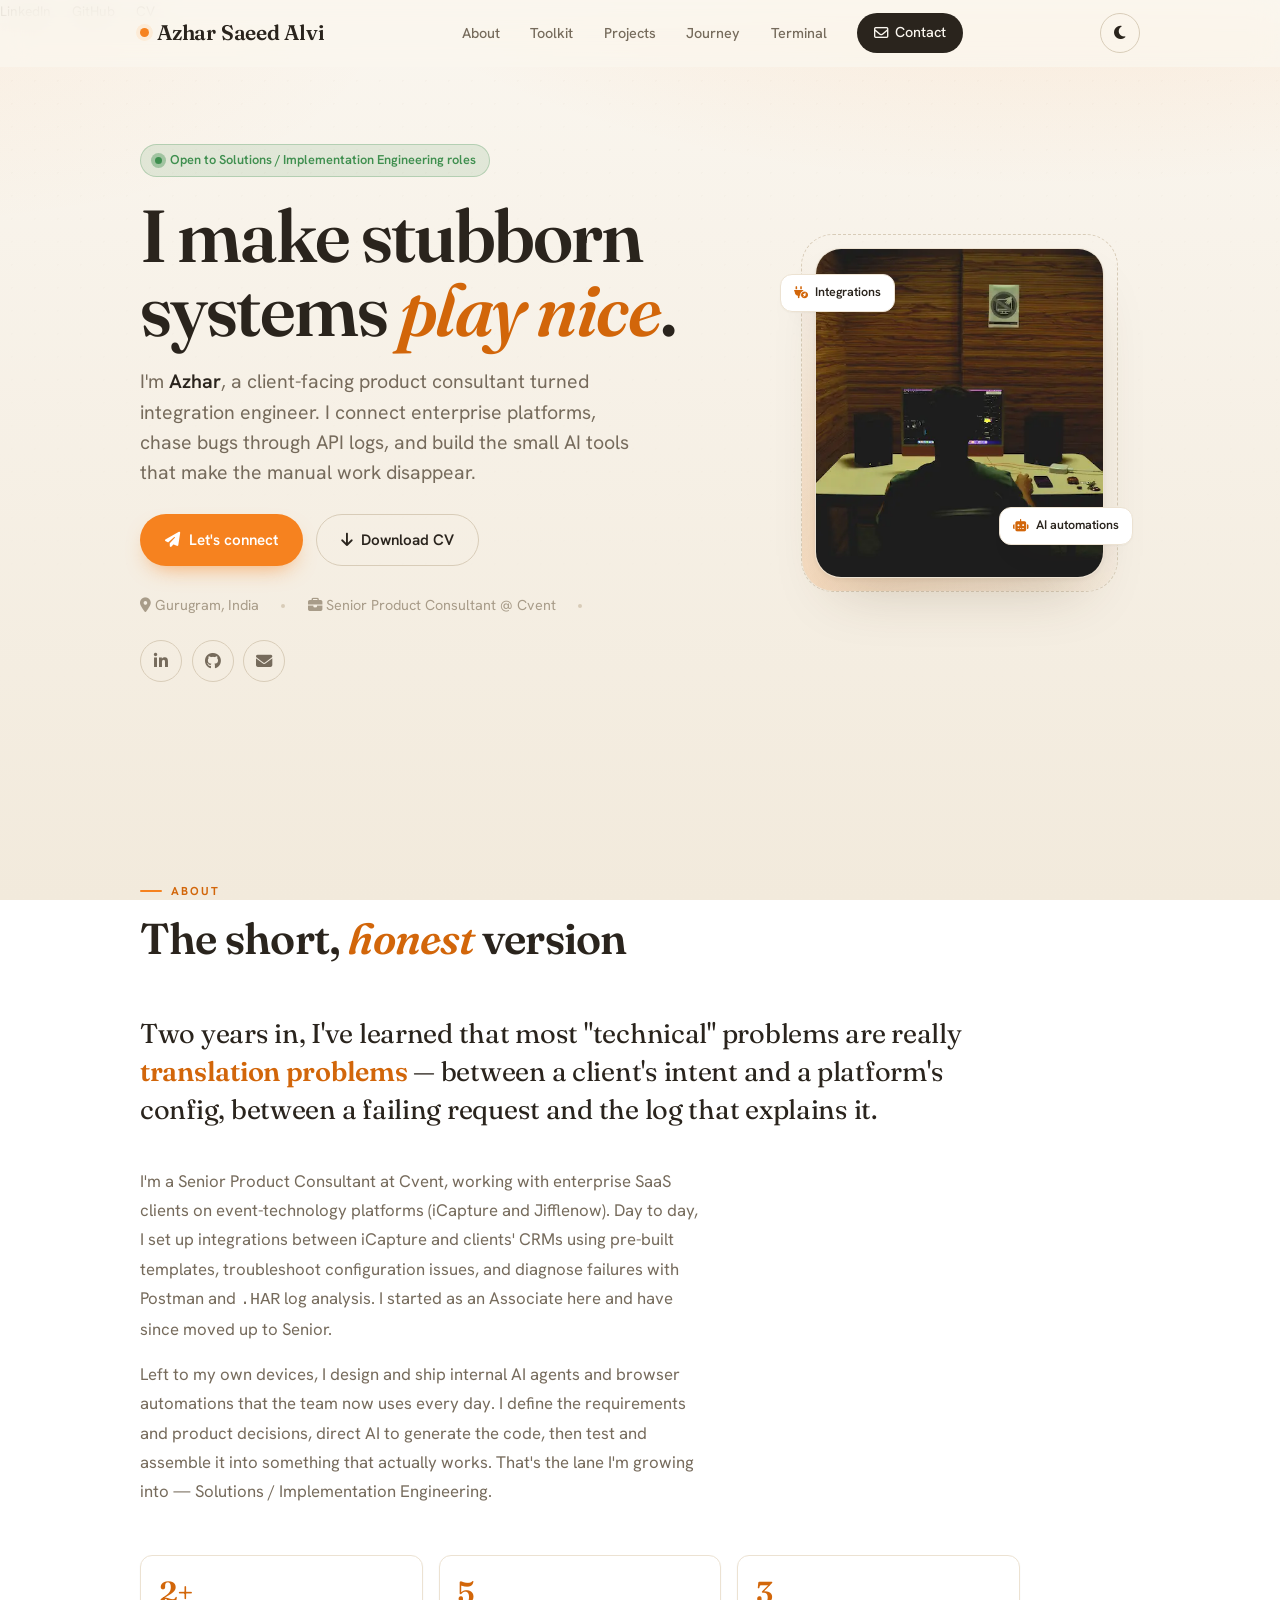
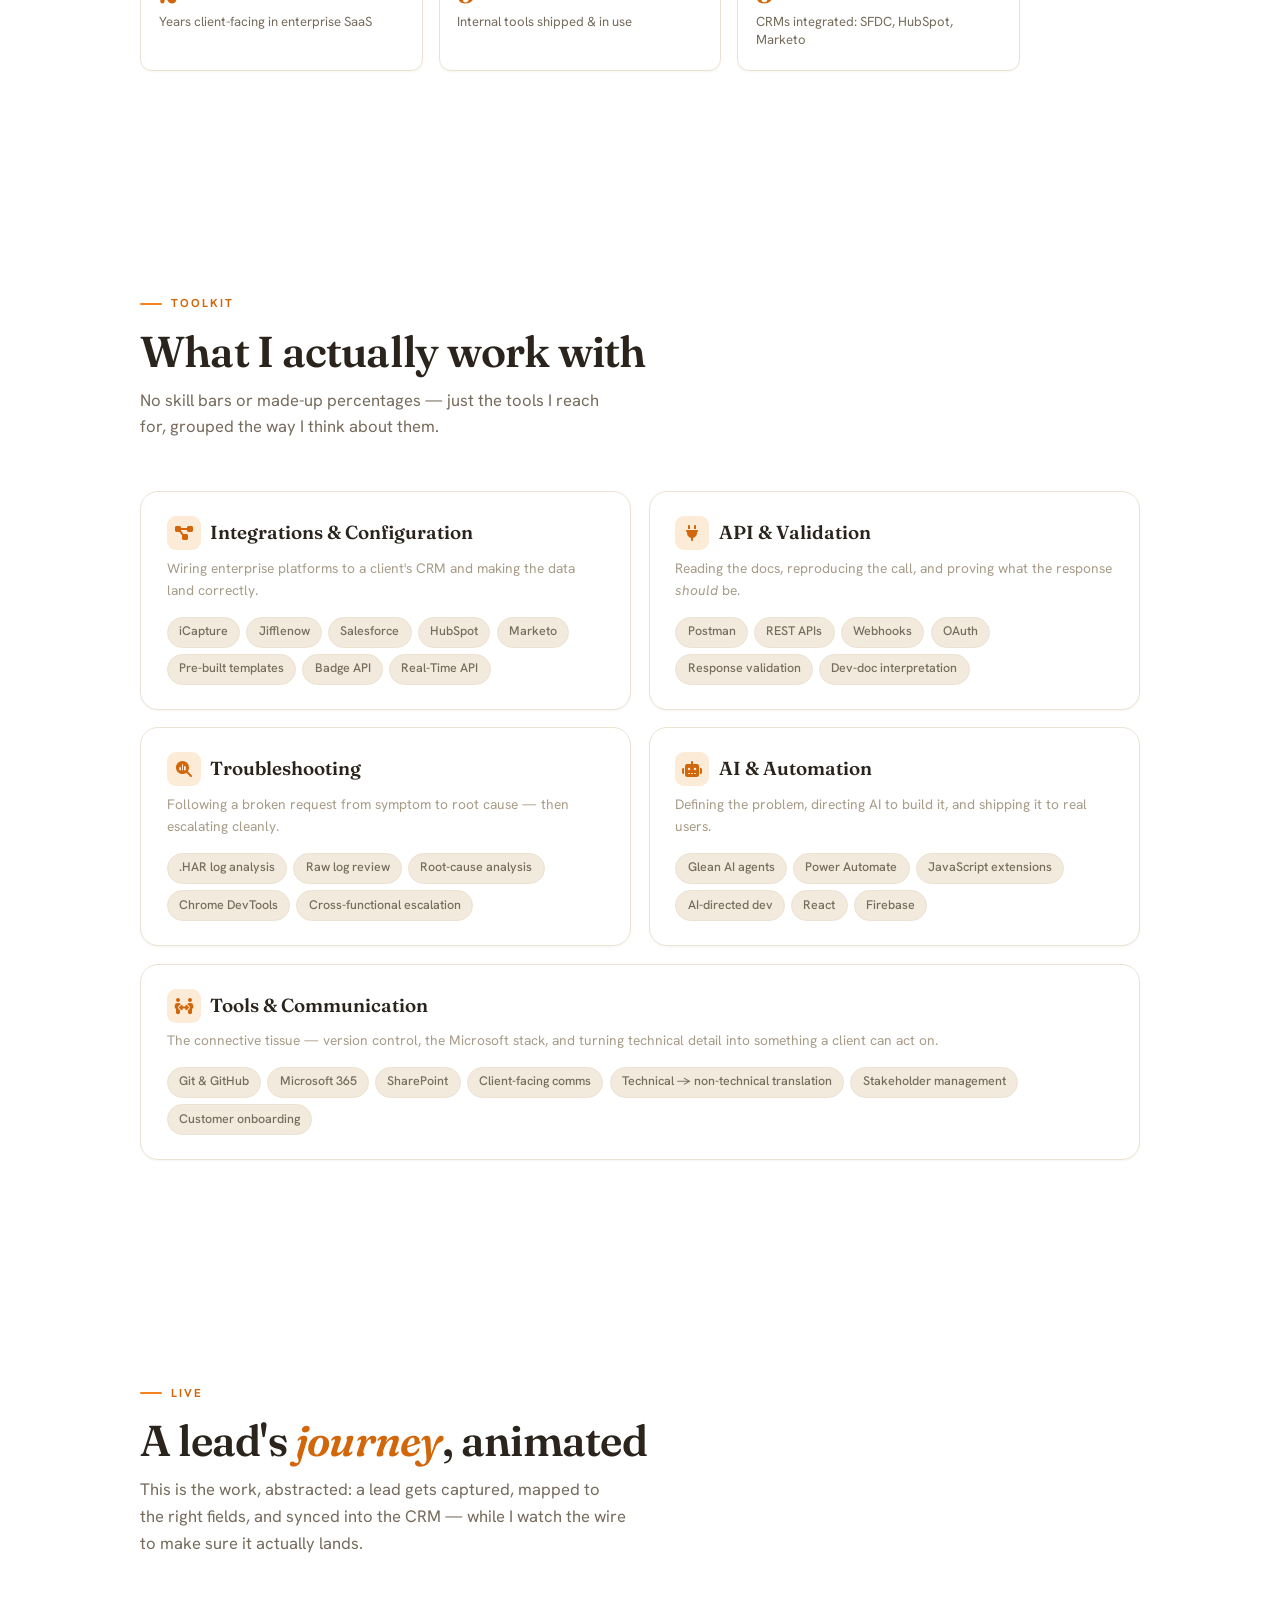
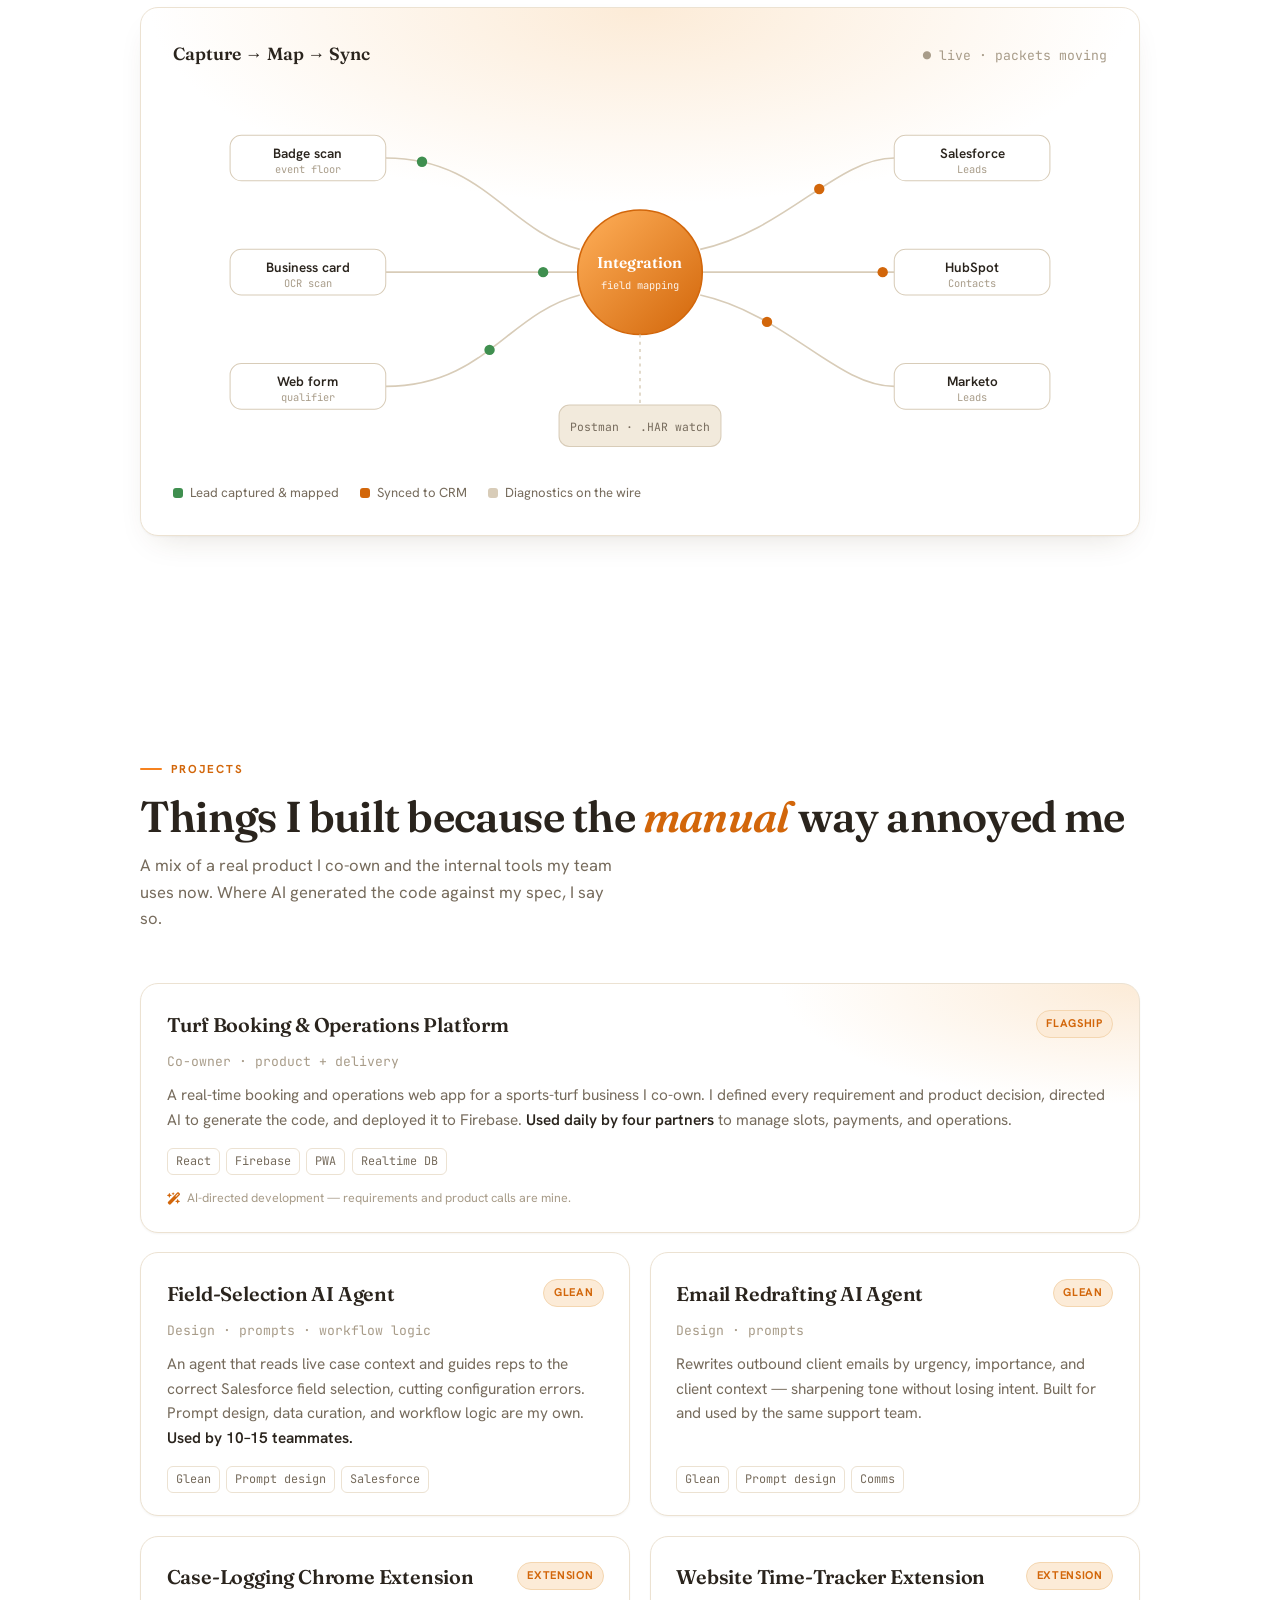
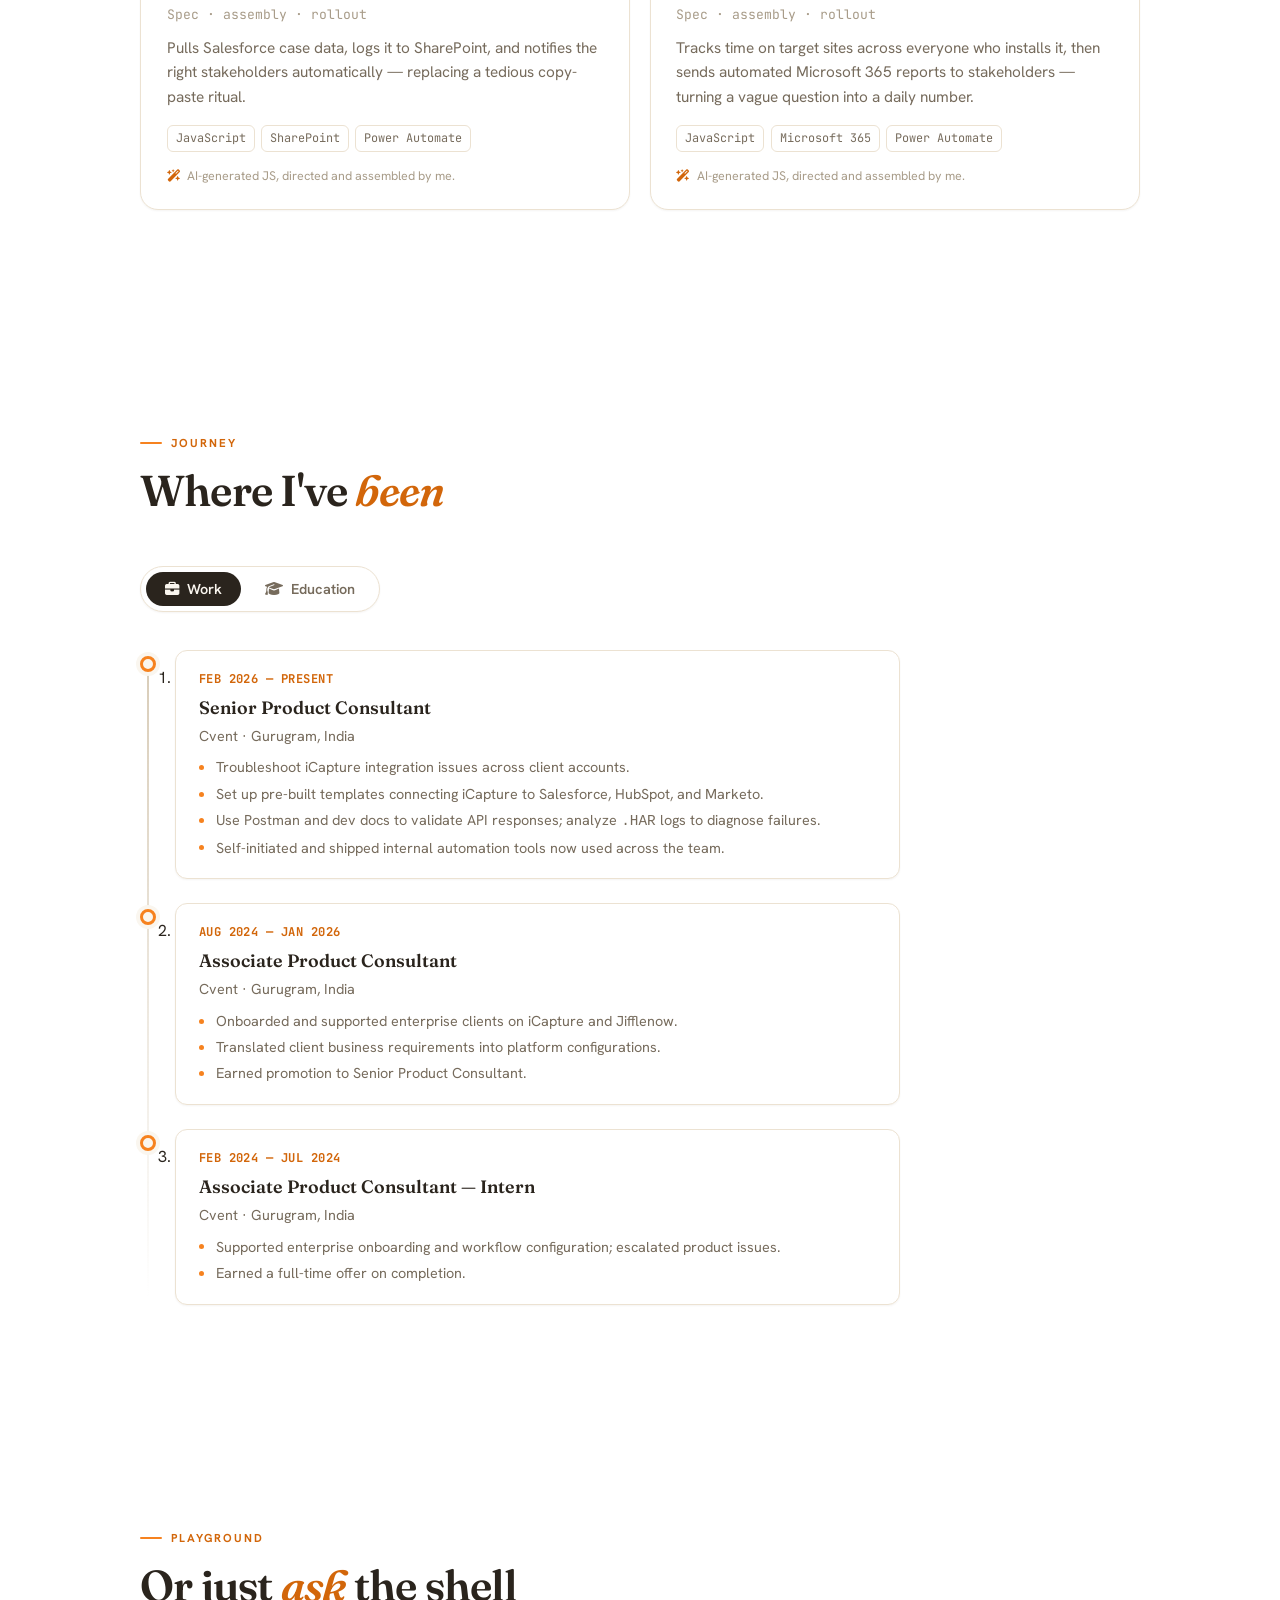
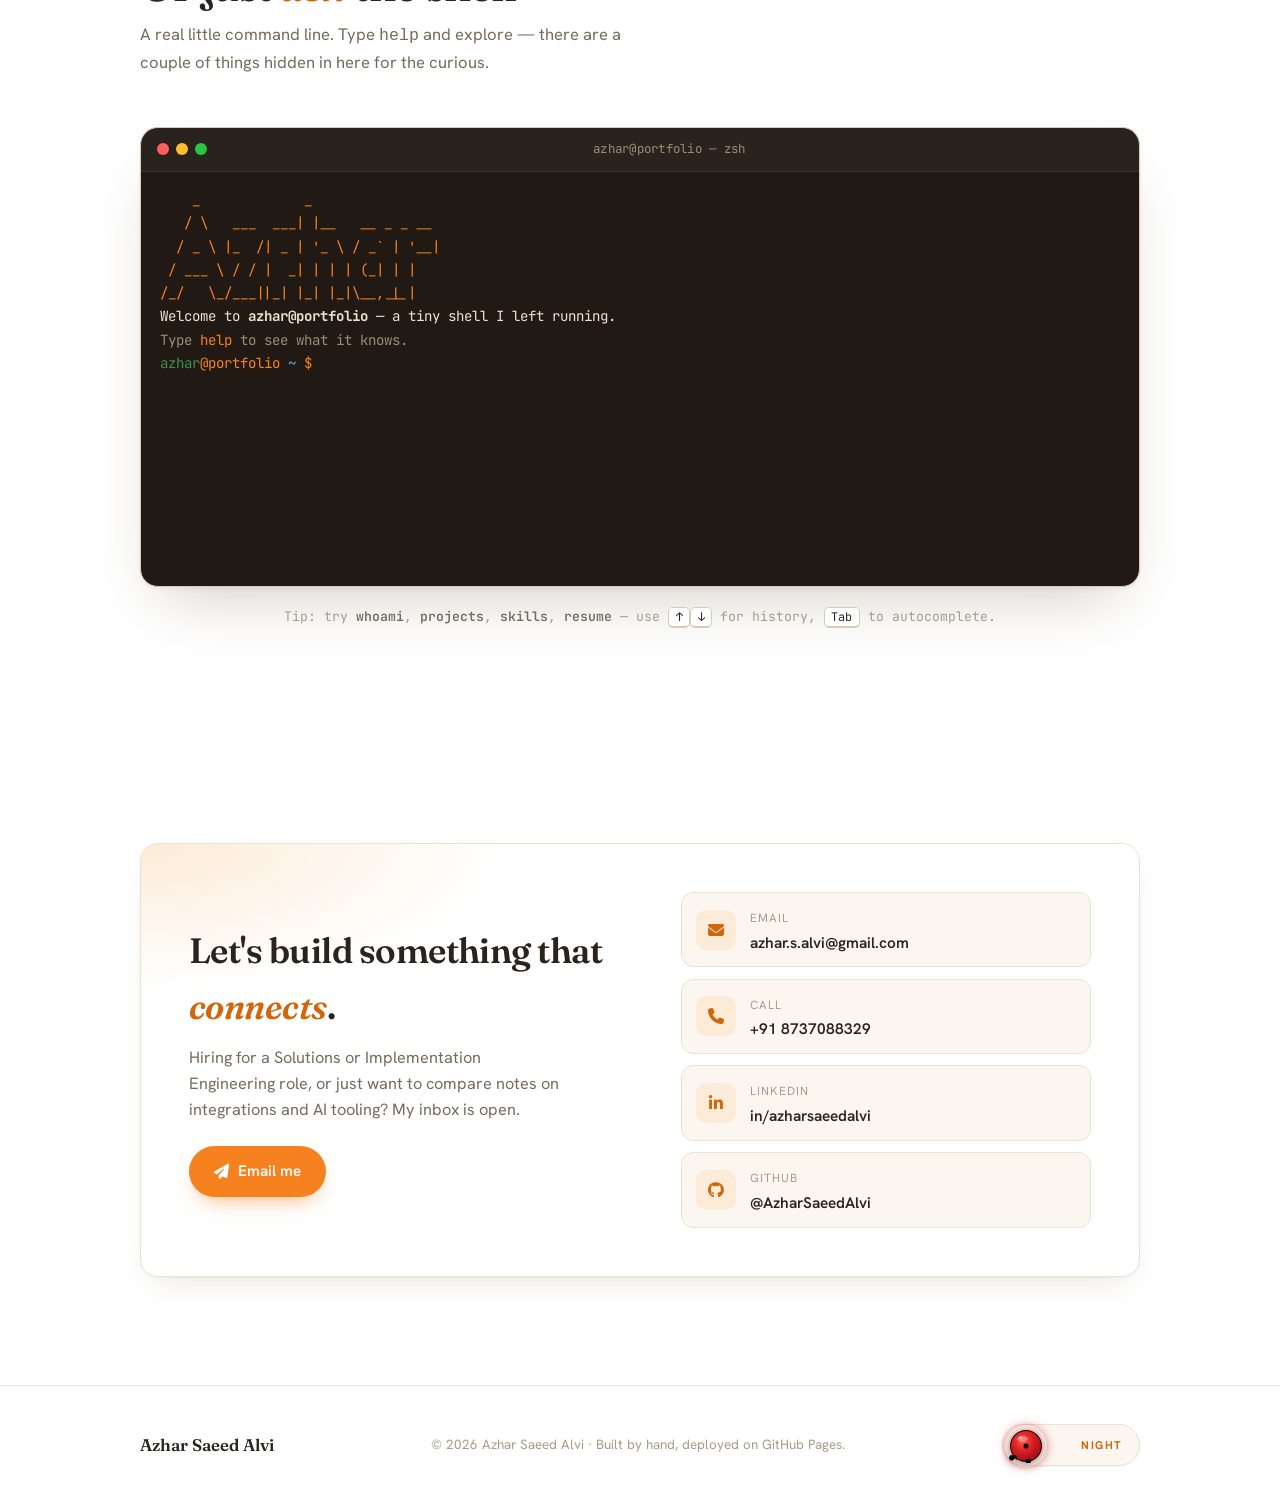
<file: index.html>
<!DOCTYPE html>
<html lang="en">
<head>
  <meta charset="UTF-8" />
  <meta name="viewport" content="width=device-width, initial-scale=1.0" />
  <title>Azhar Saeed Alvi — Solutions &amp; Integration Engineer</title>
  <meta name="description" content="Azhar Saeed Alvi — client-facing Solutions / Integration Engineer. Enterprise SaaS integrations (iCapture, Salesforce, HubSpot, Marketo), API &amp; log diagnostics, and self-built AI agents and browser automations." />
  <meta name="author" content="Azhar Saeed Alvi" />
  <link rel="canonical" href="https://azharsaeedalvi.github.io/" />
  <meta name="theme-color" content="#FAF6EF" />

  <!-- Open Graph / Twitter -->
  <meta property="og:type" content="website" />
  <meta property="og:title" content="Azhar Saeed Alvi — Solutions &amp; Integration Engineer" />
  <meta property="og:description" content="Enterprise SaaS integrations, API &amp; log diagnostics, and self-built AI agents and automations." />
  <meta property="og:url" content="https://azharsaeedalvi.github.io/" />
  <meta property="og:image" content="https://azharsaeedalvi.github.io/perfil.png" />
  <meta name="twitter:card" content="summary_large_image" />

  <!-- Favicon: warm "A" monogram, no extra file needed -->
  <link rel="icon" href="data:image/svg+xml,%3Csvg xmlns='http://www.w3.org/2000/svg' viewBox='0 0 64 64'%3E%3Crect width='64' height='64' rx='16' fill='%23F6821F'/%3E%3Ctext x='32' y='45' font-family='Georgia,serif' font-size='40' font-weight='700' text-anchor='middle' fill='%23fff'%3EA%3C/text%3E%3C/svg%3E" />

  <link rel="preconnect" href="https://fonts.googleapis.com" />
  <link rel="preconnect" href="https://fonts.gstatic.com" crossorigin />
  <link href="https://fonts.googleapis.com/css2?family=Fraunces:ital,opsz,wght@0,9..144,400..700;1,9..144,400..600&family=Hanken+Grotesk:wght@400..700&family=JetBrains+Mono:wght@400;500;600&display=swap" rel="stylesheet" />
  <link href="https://cdnjs.cloudflare.com/ajax/libs/font-awesome/6.5.0/css/all.min.css" rel="stylesheet" />
  <link rel="stylesheet" href="assets/css/styles.css" />

  <script type="application/ld+json">
  {
    "@context":"https://schema.org",
    "@type":"Person",
    "name":"Azhar Saeed Alvi",
    "jobTitle":"Solutions / Integration Engineer",
    "email":"mailto:azhar.s.alvi@gmail.com",
    "telephone":"+91-8737088329",
    "address":{"@type":"PostalAddress","addressLocality":"Gurugram","addressCountry":"India"},
    "url":"https://azharsaeedalvi.github.io/",
    "worksFor":{"@type":"Organization","name":"Cvent"},
    "alumniOf":{"@type":"CollegeOrUniversity","name":"Shiv Nadar University"},
    "sameAs":[
      "https://www.linkedin.com/in/azharsaeedalvi/",
      "https://github.com/AzharSaeedAlvi"
    ]
  }
  </script>
</head>

<body>
  <a href="#main" class="skip-link">Skip to main content</a>
  <div class="topline" id="topline" aria-hidden="true"></div>

  <!-- ── Nav ─────────────────────────────────────────────── -->
  <nav id="nav" aria-label="Main navigation">
    <div class="container nav-inner">
      <a class="nav-logo" href="#home" aria-label="Azhar — back to top"><span class="dot" aria-hidden="true"></span>Azhar Saeed Alvi</a>
      <ul class="nav-links" id="navLinks" role="list">
        <li><a href="#about">About</a></li>
        <li><a href="#skills">Toolkit</a></li>
        <li><a href="#projects">Projects</a></li>
        <li><a href="#journey">Journey</a></li>
        <li><a href="#terminal">Terminal</a></li>
        <li><a href="#contact" class="nav-cta"><i class="fa-regular fa-envelope" aria-hidden="true"></i> Contact</a></li>
      </ul>
      <div class="nav-tools">
        <button class="icon-btn" id="navThemeBtn" aria-label="Switch to dark mode" title="Toggle theme">
          <i class="fa-solid fa-moon" id="navThemeIcon" aria-hidden="true"></i>
        </button>
        <button class="hamburger" id="menuBtn" aria-label="Toggle menu" aria-expanded="false" aria-controls="navLinks">
          <span></span><span></span><span></span>
        </button>
      </div>
    </div>
  </nav>

  <main id="main">

    <!-- ── Hero ──────────────────────────────────────────── -->
    <section id="home" aria-labelledby="hero-heading">
      <div class="container">
        <div class="hero-grid">
          <div class="reveal">
            <span class="status"><span class="pip" aria-hidden="true"></span> Open to Solutions / Implementation Engineering roles</span>
            <h1 class="hero-title" id="hero-heading">
              <span class="line">I make stubborn</span>
              <span class="line">systems <em>play nice</em>.</span>
            </h1>
            <p class="hero-sub">
              I'm <b>Azhar</b>, a client-facing product consultant turned integration engineer. I connect
              enterprise platforms, chase bugs through API logs, and build the small AI tools that make the
              manual work disappear.
            </p>
            <div class="hero-actions">
              <a href="#contact" class="btn btn-primary"><i class="fa-solid fa-paper-plane" aria-hidden="true"></i> Let's connect</a>
              <a href="assets/pdf/Azhar_Saeed_Alvi_Resume.pdf" class="btn btn-ghost" download><i class="fa-solid fa-arrow-down" aria-hidden="true"></i> Download CV</a>
            </div>
            <div class="hero-meta">
              <span><i class="fa-solid fa-location-dot" aria-hidden="true"></i> Gurugram, India</span>
              <span class="sep" aria-hidden="true"></span>
              <span><i class="fa-solid fa-briefcase" aria-hidden="true"></i> Senior Product Consultant @ Cvent</span>
              <span class="sep" aria-hidden="true"></span>
              <div class="hero-socials">
                <a href="https://www.linkedin.com/in/azharsaeedalvi/" target="_blank" rel="noopener" aria-label="LinkedIn"><i class="fa-brands fa-linkedin-in" aria-hidden="true"></i></a>
                <a href="https://github.com/AzharSaeedAlvi" target="_blank" rel="noopener" aria-label="GitHub"><i class="fa-brands fa-github" aria-hidden="true"></i></a>
                <a href="mailto:azhar.s.alvi@gmail.com" aria-label="Email"><i class="fa-solid fa-envelope" aria-hidden="true"></i></a>
              </div>
            </div>
          </div>

          <div class="hero-portrait reveal" aria-hidden="true">
            <div class="frame"></div>
            <img src="assets/img/about.webp" alt="" width="330" height="330" loading="eager" />
            <span class="tag t1"><i class="fa-solid fa-plug-circle-bolt"></i> Integrations</span>
            <span class="tag t2"><i class="fa-solid fa-robot"></i> AI automations</span>
          </div>
        </div>
      </div>
    </section>

    <!-- ── About ─────────────────────────────────────────── -->
    <section id="about" aria-labelledby="about-heading">
      <div class="container">
        <div class="section-head reveal">
          <span class="kicker">About</span>
          <h2 class="section-title" id="about-heading">The short, <em>honest</em> version</h2>
        </div>
        <div class="about-grid reveal">
          <p class="about-lead">
            Two years in, I've learned that most "technical" problems are really
            <b>translation problems</b> — between a client's intent and a platform's config,
            between a failing request and the log that explains it.
          </p>
          <div class="about-body">
            <p>
              I'm a Senior Product Consultant at Cvent, working with enterprise SaaS clients on
              event-technology platforms (iCapture and Jifflenow). Day to day, I set up integrations
              between iCapture and clients' CRMs using pre-built templates, troubleshoot configuration
              issues, and diagnose failures with Postman and <code>.HAR</code> log analysis. I started
              as an Associate here and have since moved up to Senior.
            </p>
            <p>
              Left to my own devices, I design and ship internal AI agents and browser automations that
              the team now uses every day. I define the requirements and product
              decisions, direct AI to generate the code, then test and assemble it into something that
              actually works. That's the lane I'm growing into — Solutions / Implementation Engineering.
            </p>
          </div>
          <div class="stats">
            <div class="stat"><div class="n">2+</div><div class="l">Years client-facing in enterprise SaaS</div></div>
            <div class="stat"><div class="n">5</div><div class="l">Internal tools shipped &amp; in use</div></div>
            <div class="stat"><div class="n">3</div><div class="l">CRMs integrated: SFDC, HubSpot, Marketo</div></div>
          </div>
        </div>
      </div>
    </section>

    <!-- ── Toolkit ───────────────────────────────────────── -->
    <section id="skills" aria-labelledby="skills-heading">
      <div class="container">
        <div class="section-head reveal">
          <span class="kicker">Toolkit</span>
          <h2 class="section-title" id="skills-heading">What I actually work with</h2>
          <p class="section-desc">No skill bars or made-up percentages — just the tools I reach for, grouped the way I think about them.</p>
        </div>
        <div class="toolkit">
          <div class="tk-card reveal">
            <h3><i class="fa-solid fa-diagram-project" aria-hidden="true"></i> Integrations &amp; Configuration</h3>
            <p>Wiring enterprise platforms to a client's CRM and making the data land correctly.</p>
            <div class="chips">
              <span class="chip">iCapture</span><span class="chip">Jifflenow</span><span class="chip">Salesforce</span>
              <span class="chip">HubSpot</span><span class="chip">Marketo</span><span class="chip">Pre-built templates</span>
              <span class="chip">Badge API</span><span class="chip">Real-Time API</span>
            </div>
          </div>
          <div class="tk-card reveal">
            <h3><i class="fa-solid fa-plug" aria-hidden="true"></i> API &amp; Validation</h3>
            <p>Reading the docs, reproducing the call, and proving what the response <em>should</em> be.</p>
            <div class="chips">
              <span class="chip">Postman</span><span class="chip">REST APIs</span><span class="chip">Webhooks</span>
              <span class="chip">OAuth</span><span class="chip">Response validation</span><span class="chip">Dev-doc interpretation</span>
            </div>
          </div>
          <div class="tk-card reveal">
            <h3><i class="fa-solid fa-magnifying-glass-chart" aria-hidden="true"></i> Troubleshooting</h3>
            <p>Following a broken request from symptom to root cause — then escalating cleanly.</p>
            <div class="chips">
              <span class="chip">.HAR log analysis</span><span class="chip">Raw log review</span><span class="chip">Root-cause analysis</span>
              <span class="chip">Chrome DevTools</span><span class="chip">Cross-functional escalation</span>
            </div>
          </div>
          <div class="tk-card reveal">
            <h3><i class="fa-solid fa-robot" aria-hidden="true"></i> AI &amp; Automation</h3>
            <p>Defining the problem, directing AI to build it, and shipping it to real users.</p>
            <div class="chips">
              <span class="chip">Glean AI agents</span><span class="chip">Power Automate</span><span class="chip">JavaScript extensions</span>
              <span class="chip">AI-directed dev</span><span class="chip">React</span><span class="chip">Firebase</span>
            </div>
          </div>
          <div class="tk-card reveal" style="grid-column:1 / -1;">
            <h3><i class="fa-solid fa-people-arrows" aria-hidden="true"></i> Tools &amp; Communication</h3>
            <p>The connective tissue — version control, the Microsoft stack, and turning technical detail into something a client can act on.</p>
            <div class="chips">
              <span class="chip">Git &amp; GitHub</span><span class="chip">Microsoft 365</span><span class="chip">SharePoint</span>
              <span class="chip">Client-facing comms</span><span class="chip">Technical → non-technical translation</span>
              <span class="chip">Stakeholder management</span><span class="chip">Customer onboarding</span>
            </div>
          </div>
        </div>
      </div>
    </section>

    <!-- ── Live integration flow ─────────────────────────── -->
    <section id="flow" aria-labelledby="flow-heading">
      <div class="container">
        <div class="section-head reveal">
          <span class="kicker">Live</span>
          <h2 class="section-title" id="flow-heading">A lead's <em>journey</em>, animated</h2>
          <p class="section-desc">This is the work, abstracted: a lead gets captured, mapped to the right fields, and synced into the CRM — while I watch the wire to make sure it actually lands.</p>
        </div>
        <div class="flow-wrap reveal">
          <div class="flow-cap">
            <span class="t">Capture → Map → Sync</span>
            <span class="s" id="flowStatus">● live · packets moving</span>
          </div>
          <svg class="flow-svg" id="flowSvg" viewBox="0 0 900 380" role="img" aria-label="Animated diagram: badge scans, business cards and web forms flow into an integration layer that maps fields and syncs leads out to Salesforce, HubSpot and Marketo, with Postman and HAR diagnostics observing the connection.">
            <defs>
              <linearGradient id="hubGrad" x1="0" y1="0" x2="1" y2="1">
                <stop offset="0" stop-color="#FFB05A"/><stop offset="1" stop-color="#D2660A"/>
              </linearGradient>
            </defs>

            <!-- edges (also used as motion paths) -->
            <path id="eL1" class="fl-edge" d="M205,80 C 300,80 322,150 392,168" />
            <path id="eL2" class="fl-edge" d="M205,190 C 300,190 330,190 390,190" />
            <path id="eL3" class="fl-edge" d="M205,300 C 300,300 322,230 392,212" />
            <path id="eR1" class="fl-edge" d="M508,168 C 590,150 640,80 695,80" />
            <path id="eR2" class="fl-edge" d="M510,190 C 600,190 640,190 695,190" />
            <path id="eR3" class="fl-edge" d="M508,212 C 590,230 640,300 695,300" />

            <!-- left source nodes -->
            <g class="fl-src">
              <rect class="fl-node" x="55" y="58" width="150" height="44" rx="11"/>
              <text class="fl-label" x="130" y="80" text-anchor="middle">Badge scan</text>
              <text class="fl-sub" x="130" y="94" text-anchor="middle">event floor</text>
            </g>
            <g class="fl-src">
              <rect class="fl-node" x="55" y="168" width="150" height="44" rx="11"/>
              <text class="fl-label" x="130" y="190" text-anchor="middle">Business card</text>
              <text class="fl-sub" x="130" y="204" text-anchor="middle">OCR scan</text>
            </g>
            <g class="fl-src">
              <rect class="fl-node" x="55" y="278" width="150" height="44" rx="11"/>
              <text class="fl-label" x="130" y="300" text-anchor="middle">Web form</text>
              <text class="fl-sub" x="130" y="314" text-anchor="middle">qualifier</text>
            </g>

            <!-- hub -->
            <circle cx="450" cy="190" r="60" fill="url(#hubGrad)" stroke="#D2660A" stroke-width="1.5"/>
            <text class="fl-hub-label" x="450" y="186" text-anchor="middle">Integration</text>
            <text x="450" y="206" text-anchor="middle" fill="#fff" font-family="JetBrains Mono, monospace" font-size="10" opacity="0.9">field mapping</text>

            <!-- right CRM nodes -->
            <g class="fl-dst">
              <rect class="fl-node" x="695" y="58" width="150" height="44" rx="11"/>
              <text class="fl-label" x="770" y="80" text-anchor="middle">Salesforce</text>
              <text class="fl-sub" x="770" y="94" text-anchor="middle">Leads</text>
            </g>
            <g class="fl-dst">
              <rect class="fl-node" x="695" y="168" width="150" height="44" rx="11"/>
              <text class="fl-label" x="770" y="190" text-anchor="middle">HubSpot</text>
              <text class="fl-sub" x="770" y="204" text-anchor="middle">Contacts</text>
            </g>
            <g class="fl-dst">
              <rect class="fl-node" x="695" y="278" width="150" height="44" rx="11"/>
              <text class="fl-label" x="770" y="300" text-anchor="middle">Marketo</text>
              <text class="fl-sub" x="770" y="314" text-anchor="middle">Leads</text>
            </g>

            <!-- diagnostics tap -->
            <line x1="450" y1="250" x2="450" y2="318" stroke="var(--line-strong)" stroke-width="1.4" stroke-dasharray="3 4"/>
            <g>
              <rect class="fl-node" x="372" y="318" width="156" height="40" rx="10" style="fill:var(--bg-2)"/>
              <text x="450" y="343" text-anchor="middle" fill="var(--ink-soft)" font-family="JetBrains Mono, monospace" font-size="11">Postman · .HAR watch</text>
            </g>

            <!-- packets: leads in (green) -->
            <circle class="fl-packet alt" r="5"><animateMotion dur="2.6s" begin="0s" repeatCount="indefinite"><mpath href="#eL1"/></animateMotion></circle>
            <circle class="fl-packet alt" r="5"><animateMotion dur="2.6s" begin="0.9s" repeatCount="indefinite"><mpath href="#eL2"/></animateMotion></circle>
            <circle class="fl-packet alt" r="5"><animateMotion dur="2.6s" begin="1.7s" repeatCount="indefinite"><mpath href="#eL3"/></animateMotion></circle>
            <!-- packets: synced out (orange) -->
            <circle class="fl-packet" r="5"><animateMotion dur="2.8s" begin="1.3s" repeatCount="indefinite"><mpath href="#eR1"/></animateMotion></circle>
            <circle class="fl-packet" r="5"><animateMotion dur="2.8s" begin="0.4s" repeatCount="indefinite"><mpath href="#eR2"/></animateMotion></circle>
            <circle class="fl-packet" r="5"><animateMotion dur="2.8s" begin="2.1s" repeatCount="indefinite"><mpath href="#eR3"/></animateMotion></circle>
          </svg>
          <div class="flow-legend">
            <span><i style="background:var(--ok)"></i> Lead captured &amp; mapped</span>
            <span><i style="background:var(--accent-dark)"></i> Synced to CRM</span>
            <span><i style="background:var(--line-strong)"></i> Diagnostics on the wire</span>
          </div>
        </div>
      </div>
    </section>

    <!-- ── Projects ──────────────────────────────────────── -->
    <section id="projects" aria-labelledby="projects-heading">
      <div class="container">
        <div class="section-head reveal">
          <span class="kicker">Projects</span>
          <h2 class="section-title" id="projects-heading">Things I built because the <em>manual</em> way annoyed me</h2>
          <p class="section-desc">A mix of a real product I co-own and the internal tools my team uses now. Where AI generated the code against my spec, I say so.</p>
        </div>
        <div class="projects">

          <article class="proj featured reveal">
            <div class="proj-top">
              <h3>Turf Booking &amp; Operations Platform</h3>
              <span class="badge">Flagship</span>
            </div>
            <p class="role">Co-owner · product + delivery</p>
            <p class="desc">
              A real-time booking and operations web app for a sports-turf business I co-own. I defined every
              requirement and product decision, directed AI to generate the code, and deployed it to Firebase.
              <b>Used daily by four partners</b> to manage slots, payments, and operations.
            </p>
            <div class="tags"><span>React</span><span>Firebase</span><span>PWA</span><span>Realtime DB</span></div>
            <span class="note-ai"><i class="fa-solid fa-wand-magic-sparkles" aria-hidden="true"></i> AI-directed development — requirements and product calls are mine.</span>
          </article>

          <article class="proj reveal">
            <div class="proj-top">
              <h3>Field-Selection AI Agent</h3>
              <span class="badge">Glean</span>
            </div>
            <p class="role">Design · prompts · workflow logic</p>
            <p class="desc">
              An agent that reads live case context and guides reps to the correct Salesforce field selection,
              cutting configuration errors. Prompt design, data curation, and workflow logic are my own.
              <b>Used by 10–15 teammates.</b>
            </p>
            <div class="tags"><span>Glean</span><span>Prompt design</span><span>Salesforce</span></div>
          </article>

          <article class="proj reveal">
            <div class="proj-top">
              <h3>Email Redrafting AI Agent</h3>
              <span class="badge">Glean</span>
            </div>
            <p class="role">Design · prompts</p>
            <p class="desc">
              Rewrites outbound client emails by urgency, importance, and client context — sharpening tone
              without losing intent. Built for and used by the same support team.
            </p>
            <div class="tags"><span>Glean</span><span>Prompt design</span><span>Comms</span></div>
          </article>

          <article class="proj reveal">
            <div class="proj-top">
              <h3>Case-Logging Chrome Extension</h3>
              <span class="badge">Extension</span>
            </div>
            <p class="role">Spec · assembly · rollout</p>
            <p class="desc">
              Pulls Salesforce case data, logs it to SharePoint, and notifies the right stakeholders
              automatically — replacing a tedious copy-paste ritual.
            </p>
            <div class="tags"><span>JavaScript</span><span>SharePoint</span><span>Power Automate</span></div>
            <span class="note-ai"><i class="fa-solid fa-wand-magic-sparkles" aria-hidden="true"></i> AI-generated JS, directed and assembled by me.</span>
          </article>

          <article class="proj reveal">
            <div class="proj-top">
              <h3>Website Time-Tracker Extension</h3>
              <span class="badge">Extension</span>
            </div>
            <p class="role">Spec · assembly · rollout</p>
            <p class="desc">
              Tracks time on target sites across everyone who installs it, then sends automated Microsoft 365
              reports to stakeholders — turning a vague question into a daily number.
            </p>
            <div class="tags"><span>JavaScript</span><span>Microsoft 365</span><span>Power Automate</span></div>
            <span class="note-ai"><i class="fa-solid fa-wand-magic-sparkles" aria-hidden="true"></i> AI-generated JS, directed and assembled by me.</span>
          </article>

        </div>
      </div>
    </section>

    <!-- ── Journey (experience + education) ──────────────── -->
    <section id="journey" aria-labelledby="journey-heading">
      <div class="container">
        <div class="section-head reveal">
          <span class="kicker">Journey</span>
          <h2 class="section-title" id="journey-heading">Where I've <em>been</em></h2>
        </div>

        <div class="reveal">
          <div class="tabs" role="tablist" aria-label="Journey categories">
            <button class="tab-btn active" role="tab" aria-selected="true" aria-controls="panel-work" id="tab-work"><i class="fa-solid fa-briefcase" aria-hidden="true"></i> Work</button>
            <button class="tab-btn" role="tab" aria-selected="false" aria-controls="panel-edu" id="tab-edu"><i class="fa-solid fa-graduation-cap" aria-hidden="true"></i> Education</button>
          </div>

          <div class="tab-panel active" id="panel-work" role="tabpanel" aria-labelledby="tab-work">
            <ol class="timeline">
              <li class="tl-item">
                <span class="tl-dot" aria-hidden="true"></span>
                <div class="tl-card">
                  <p class="tl-date">Feb 2026 — Present</p>
                  <h3 class="tl-title">Senior Product Consultant</h3>
                  <p class="tl-org">Cvent · Gurugram, India</p>
                  <ul>
                    <li>Troubleshoot iCapture integration issues across client accounts.</li>
                    <li>Set up pre-built templates connecting iCapture to Salesforce, HubSpot, and Marketo.</li>
                    <li>Use Postman and dev docs to validate API responses; analyze <code>.HAR</code> logs to diagnose failures.</li>
                    <li>Self-initiated and shipped internal automation tools now used across the team.</li>
                  </ul>
                </div>
              </li>
              <li class="tl-item">
                <span class="tl-dot" aria-hidden="true"></span>
                <div class="tl-card">
                  <p class="tl-date">Aug 2024 — Jan 2026</p>
                  <h3 class="tl-title">Associate Product Consultant</h3>
                  <p class="tl-org">Cvent · Gurugram, India</p>
                  <ul>
                    <li>Onboarded and supported enterprise clients on iCapture and Jifflenow.</li>
                    <li>Translated client business requirements into platform configurations.</li>
                    <li>Earned promotion to Senior Product Consultant.</li>
                  </ul>
                </div>
              </li>
              <li class="tl-item">
                <span class="tl-dot" aria-hidden="true"></span>
                <div class="tl-card">
                  <p class="tl-date">Feb 2024 — Jul 2024</p>
                  <h3 class="tl-title">Associate Product Consultant — Intern</h3>
                  <p class="tl-org">Cvent · Gurugram, India</p>
                  <ul>
                    <li>Supported enterprise onboarding and workflow configuration; escalated product issues.</li>
                    <li>Earned a full-time offer on completion.</li>
                  </ul>
                </div>
              </li>
            </ol>
          </div>

          <div class="tab-panel" id="panel-edu" role="tabpanel" aria-labelledby="tab-edu">
            <ol class="timeline">
              <li class="tl-item">
                <span class="tl-dot" aria-hidden="true"></span>
                <div class="tl-card">
                  <p class="tl-date">Aug 2020 — May 2024</p>
                  <h3 class="tl-title">B.Tech, Chemical Engineering</h3>
                  <p class="tl-org">Shiv Nadar University, India · GPA 7.68 / 10</p>
                </div>
              </li>
              <li class="tl-item">
                <span class="tl-dot" aria-hidden="true"></span>
                <div class="tl-card">
                  <p class="tl-date">2018 — 2019</p>
                  <h3 class="tl-title">Higher Secondary (ISC)</h3>
                  <p class="tl-org">La Martiniere College, India · 87.0%</p>
                </div>
              </li>
              <li class="tl-item">
                <span class="tl-dot" aria-hidden="true"></span>
                <div class="tl-card">
                  <p class="tl-date">Languages</p>
                  <h3 class="tl-title">English (Professional) · Hindi (Native)</h3>
                  <p class="tl-org">Comfortable across technical and client-facing communication.</p>
                </div>
              </li>
            </ol>
          </div>
        </div>
      </div>
    </section>

    <!-- ── Terminal ──────────────────────────────────────── -->
    <section id="terminal" aria-labelledby="terminal-heading">
      <div class="container">
        <div class="section-head reveal">
          <span class="kicker">Playground</span>
          <h2 class="section-title" id="terminal-heading">Or just <em>ask</em> the shell</h2>
          <p class="section-desc">A real little command line. Type <code>help</code> and explore — there are a couple of things hidden in here for the curious.</p>
        </div>
        <div class="term-grid reveal">
          <div class="terminal" id="terminal">
            <div class="term-bar">
              <div class="term-dots" aria-hidden="true"><i></i><i></i><i></i></div>
              <span class="term-title">azhar@portfolio — zsh</span>
            </div>
            <div class="term-body" id="termBody" role="log" aria-live="polite" tabindex="0">
              <!-- lines injected by JS; input line appended at runtime -->
            </div>
          </div>
          <p class="term-hint">
            Tip: try <b>whoami</b>, <b>projects</b>, <b>skills</b>, <b>resume</b> — use
            <span class="k">↑</span><span class="k">↓</span> for history, <span class="k">Tab</span> to autocomplete.
          </p>
        </div>
      </div>
    </section>

    <!-- ── Contact ───────────────────────────────────────── -->
    <section id="contact" aria-labelledby="contact-heading">
      <div class="container">
        <div class="contact-card reveal">
          <div>
            <h2 id="contact-heading">Let's build something that <em>connects</em>.</h2>
            <p class="lead">Hiring for a Solutions or Implementation Engineering role, or just want to compare notes on integrations and AI tooling? My inbox is open.</p>
            <a href="mailto:azhar.s.alvi@gmail.com?subject=Hello%20Azhar" class="btn btn-primary"><i class="fa-solid fa-paper-plane" aria-hidden="true"></i> Email me</a>
          </div>
          <div class="contact-rows">
            <a class="crow" href="mailto:azhar.s.alvi@gmail.com">
              <span class="ic"><i class="fa-solid fa-envelope" aria-hidden="true"></i></span>
              <span><span class="lbl">Email</span><br><span class="val">azhar.s.alvi@gmail.com</span></span>
            </a>
            <a class="crow" href="tel:+918737088329">
              <span class="ic"><i class="fa-solid fa-phone" aria-hidden="true"></i></span>
              <span><span class="lbl">Call</span><br><span class="val">+91 8737088329</span></span>
            </a>
            <a class="crow" href="https://www.linkedin.com/in/azharsaeedalvi/" target="_blank" rel="noopener">
              <span class="ic"><i class="fa-brands fa-linkedin-in" aria-hidden="true"></i></span>
              <span><span class="lbl">LinkedIn</span><br><span class="val">in/azharsaeedalvi</span></span>
            </a>
            <a class="crow" href="https://github.com/AzharSaeedAlvi" target="_blank" rel="noopener">
              <span class="ic"><i class="fa-brands fa-github" aria-hidden="true"></i></span>
              <span><span class="lbl">GitHub</span><br><span class="val">@AzharSaeedAlvi</span></span>
            </a>
          </div>
        </div>
      </div>
    </section>
  </main>

  <!-- ── Footer ──────────────────────────────────────────── -->
  <footer>
    <div class="container footer-inner">
      <span class="footer-logo">Azhar Saeed Alvi</span>
      <p class="footer-copy">© <span id="year"></span> Azhar Saeed Alvi · Built by hand, deployed on GitHub Pages.</p>
      <nav class="footer-links" aria-label="Footer navigation">
        <a href="https://www.linkedin.com/in/azharsaeedalvi/" target="_blank" rel="noopener">LinkedIn</a>
        <a href="https://github.com/AzharSaeedAlvi" target="_blank" rel="noopener">GitHub</a>
        <a href="assets/pdf/Azhar_Saeed_Alvi_Resume.pdf" download>CV</a>
      </nav>
      <button class="sh-toggle" id="themeToggle" role="switch" aria-checked="false" aria-label="Switch to dark mode" title="Switch theme">
        <span class="sh-word wd-day" aria-hidden="true">Day</span>
        <span class="sh-word wd-night" aria-hidden="true">Night</span>
        <span class="sh-thumb">
          <span class="sh-chakra"></span><span class="sh-pulse"></span>
          <svg class="sh-eye" viewBox="0 0 100 100" aria-hidden="true">
            <defs>
              <radialGradient id="irisD" cx="40%" cy="34%" r="78%"><stop offset="0%" stop-color="#ff5a47"/><stop offset="42%" stop-color="#e01e25"/><stop offset="100%" stop-color="#8a0e14"/></radialGradient>
              <radialGradient id="irisN" cx="42%" cy="38%" r="80%"><stop offset="0%" stop-color="#3a0809"/><stop offset="55%" stop-color="#1a0305"/><stop offset="100%" stop-color="#070102"/></radialGradient>
              <radialGradient id="mangG" cx="50%" cy="45%" r="66%"><stop offset="0%" stop-color="#f23a2c"/><stop offset="100%" stop-color="#9e0f17"/></radialGradient>
              <g id="tomoe"><circle cx="50" cy="21.5" r="8"/><path d="M58,19 C66.5,23.5 63.5,34.5 53,37 C57,32 56.5,26.5 49.5,24 Z"/></g>
              <path id="mpetal" d="M50,11 C64,32 64,68 50,89 C36,68 36,32 50,11 Z"/>
            </defs>
            <circle cx="50" cy="50" r="47" fill="#150307"/>
            <circle cx="50" cy="50" r="44" fill="url(#irisD)"/>
            <circle cx="50" cy="50" r="30" fill="none" stroke="rgba(0,0,0,.16)" stroke-width="1.1"/>
            <circle class="iris-night" cx="50" cy="50" r="44" fill="url(#irisN)"/>
            <g class="sh-tomoe" fill="#080808"><g class="sh-tomoe-spin">
              <animateTransform attributeName="transform" attributeType="XML" type="rotate" from="0 50 50" to="360 50 50" dur="3.5s" repeatCount="indefinite"/>
              <use href="#tomoe"/>
              <use href="#tomoe" transform="rotate(120 50 50)"/>
              <use href="#tomoe" transform="rotate(240 50 50)"/>
            </g></g>
            <g class="sh-mang"><g class="sh-mang-spin">
              <animateTransform attributeName="transform" attributeType="XML" type="rotate" from="0 50 50" to="360 50 50" dur="11s" repeatCount="indefinite"/>
              <use href="#mpetal" fill="url(#mangG)" stroke="#0a0a0a" stroke-width="2.4"/>
              <use href="#mpetal" fill="url(#mangG)" stroke="#0a0a0a" stroke-width="2.4" transform="rotate(60 50 50)"/>
              <use href="#mpetal" fill="url(#mangG)" stroke="#0a0a0a" stroke-width="2.4" transform="rotate(120 50 50)"/>
            </g></g>
            <circle cx="50" cy="50" r="7.5" fill="#060606"/>
            <g class="sh-gloss"><ellipse cx="39" cy="29" rx="16" ry="9" fill="#ffffff" opacity="0.30"/><circle cx="34" cy="26" r="4.5" fill="#ffffff" opacity="0.55"/></g>
          </svg>
          <span class="sh-lid"></span>
        </span>
      </button>
    </div>
  </footer>

  <script src="assets/js/main.js"></script>
</body>
</html>
</file>
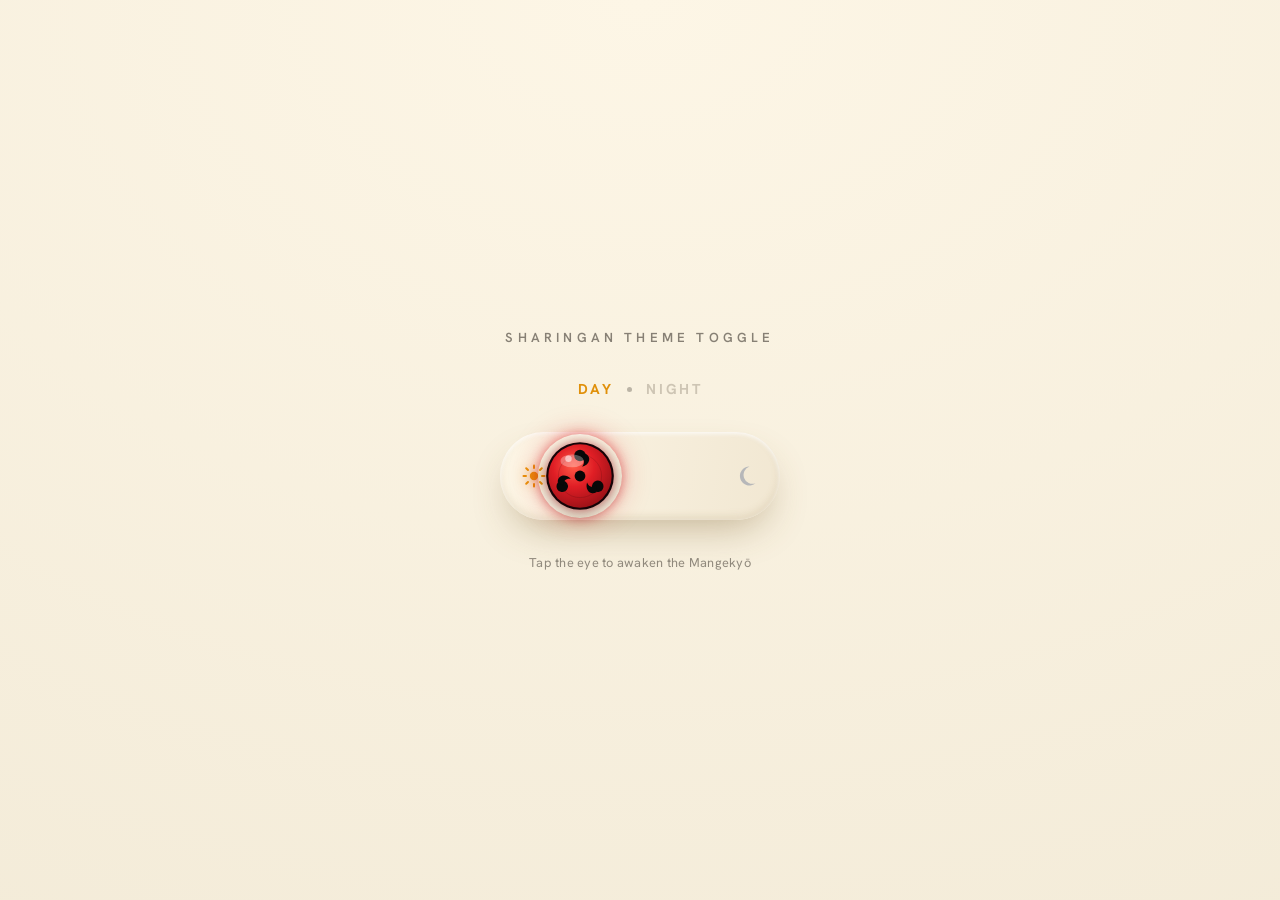
<file: 2026-06-07-sharingan-theme-toggle.html>
<!DOCTYPE html>
<html lang="en">
<head>
<meta charset="UTF-8" />
<meta name="viewport" content="width=device-width, initial-scale=1.0" />
<meta name="robots" content="noindex" />
<title>Sharingan Theme Toggle — Azhar Saeed Alvi</title>
<link rel="preconnect" href="https://fonts.googleapis.com" />
<link rel="preconnect" href="https://fonts.gstatic.com" crossorigin />
<link href="https://fonts.googleapis.com/css2?family=Hanken+Grotesk:wght@400;500;600;700&display=swap" rel="stylesheet" />
<style>
/* ===========================================================
   Sharingan ⇄ Mangekyō theme toggle
   3-tomoe (Day / Light) → Mangekyō (Night / Dark)
   Mobile-first, a11y, reduced-motion aware.
   =========================================================== */
:root{
  --stage-day-1:#FDF6E6; --stage-day-2:#F3EBD8;
  --stage-night-1:#181210; --stage-night-2:#20180F;
  --ink-day:#2A241D; --ink-night:#EAE3D6;
  --ease:cubic-bezier(.22,1,.36,1);
  --tw:280px;  --th:88px;  --thumb:72px;
  --rest-l:44px;            /* day resting x of the thumb */
}
*{box-sizing:border-box;}
html,body{height:100%;}
body{
  margin:0;font-family:"Hanken Grotesk",system-ui,-apple-system,sans-serif;
  display:flex;flex-direction:column;align-items:center;justify-content:center;gap:34px;
  color:var(--ink-day);
  background:radial-gradient(120% 120% at 50% 0%, var(--stage-day-1), var(--stage-day-2));
  transition:background .7s var(--ease), color .7s var(--ease);
  -webkit-font-smoothing:antialiased;overflow:hidden;
}
body.night{
  color:var(--ink-night);
  background:radial-gradient(120% 120% at 50% 0%, var(--stage-night-1), var(--stage-night-2));
}
.stage-title{font-size:.82rem;letter-spacing:.32em;text-transform:uppercase;opacity:.55;font-weight:600;margin:0;}

/* ── State words ─────────────────────────────────────────── */
.state{display:flex;align-items:center;gap:14px;font-weight:700;font-size:.9rem;letter-spacing:.18em;text-transform:uppercase;}
.state span{transition:opacity .5s var(--ease), transform .5s var(--ease);}
.state .day{color:#E0900A;}
.state .night-w{color:#9a8f7e;opacity:.45;}
body.night .state .day{opacity:.4;}
body.night .state .night-w{color:#EAE3D6;opacity:1;}
.state .sep{width:5px;height:5px;border-radius:50%;background:currentColor;opacity:.3;}

/* ── Toggle ──────────────────────────────────────────────── */
.sh-toggle{
  position:relative;width:var(--tw);height:var(--th);border:0;padding:0;cursor:pointer;
  border-radius:999px;background:linear-gradient(100deg,#FDF6E6,#F1E7D2);
  box-shadow:
    inset 0 2px 4px rgba(255,255,255,.85),
    inset 0 -3px 8px rgba(150,120,70,.18),
    0 18px 40px -14px rgba(120,90,40,.45);
  transition:background .7s var(--ease), box-shadow .7s var(--ease);
  -webkit-tap-highlight-color:transparent;outline:none;
}
body.night .sh-toggle{
  background:linear-gradient(100deg,#150E09,#251A11);
  box-shadow:
    inset 0 2px 6px rgba(255,236,210,.05),
    inset 0 -2px 8px rgba(0,0,0,.6),
    0 0 28px rgba(226,30,37,.30), 0 22px 50px -16px rgba(0,0,0,.85);
}
.sh-toggle:focus-visible{outline:3px solid rgba(226,30,37,.5);outline-offset:4px;}

/* flank icons */
.sh-ic{position:absolute;top:50%;transform:translateY(-50%);width:24px;height:24px;transition:.6s var(--ease);}
.sh-ic.sun{left:22px;color:#E8920A;filter:drop-shadow(0 0 6px rgba(232,146,10,.6));}
.sh-ic.moon{right:22px;color:#7c879f;opacity:.5;}
.sh-ic svg{width:100%;height:100%;display:block;}
body.night .sh-ic.sun{color:#8a7a66;opacity:.4;filter:none;}
body.night .sh-ic.moon{color:#F3EBDD;opacity:1;filter:drop-shadow(0 0 7px rgba(243,235,221,.65));}

/* thumb / eye */
.sh-thumb{
  position:absolute;top:8px;left:var(--rest-l);width:var(--thumb);height:var(--thumb);
  transition:left .6s var(--ease), transform .25s var(--ease);
  will-change:left,transform;
}
body.night .sh-thumb{left:calc(var(--tw) - var(--thumb) - var(--rest-l));}
.sh-toggle:hover .sh-thumb{transform:scale(1.06);}
.sh-toggle:active .sh-thumb{transform:scale(.95);}

.sh-chakra{position:absolute;inset:-6px;border-radius:50%;pointer-events:none;
  box-shadow:0 0 12px rgba(226,30,37,.5),0 0 30px rgba(226,30,37,.28);transition:box-shadow .6s var(--ease);}
body.night .sh-chakra{box-shadow:0 0 16px rgba(226,30,37,.55),0 0 38px rgba(226,30,37,.30);animation:breathe 4s ease-in-out infinite;}
@keyframes breathe{0%,100%{box-shadow:0 0 12px rgba(226,30,37,.35),0 0 26px rgba(226,30,37,.18);}50%{box-shadow:0 0 22px rgba(226,30,37,.8),0 0 60px rgba(226,30,37,.45);}}

.sh-pulse{position:absolute;inset:0;border-radius:50%;border:2px solid rgba(226,30,37,.7);opacity:0;pointer-events:none;}
.sh-toggle.awaken .sh-pulse{animation:pulse .7s ease-out;}
@keyframes pulse{0%{opacity:.8;transform:scale(.7);}100%{opacity:0;transform:scale(2.3);}}

.sh-eye{width:100%;height:100%;display:block;transform-origin:center;filter:drop-shadow(0 0 5px rgba(226,30,37,.5)) drop-shadow(0 3px 7px rgba(0,0,0,.3));transition:filter .3s ease;}
.sh-toggle.awaken .sh-eye{animation:spin .62s var(--ease);}
@keyframes spin{0%{transform:rotate(0) scale(1);}55%{transform:rotate(210deg) scale(1.12);}100%{transform:rotate(360deg) scale(1);}}

/* eye internals + the tomoe→mangekyō morph */
.sh-eye g{transform-box:view-box;transform-origin:50px 50px;}
.iris-night{opacity:0;transition:opacity .55s var(--ease);}
body.night .iris-night{opacity:1;}
@keyframes eyeSpin{to{transform:rotate(360deg);}}
.sh-tomoe-spin{animation:eyeSpin 3.5s linear infinite;}
.sh-mang-spin{animation:eyeSpin 11s linear infinite;}
.sh-toggle:hover .sh-tomoe-spin{animation-duration:.85s;}
.sh-toggle:hover .sh-mang-spin{animation-duration:3s;}
.sh-toggle:hover .sh-chakra{box-shadow:0 0 16px rgba(226,30,37,.7),0 0 40px rgba(226,30,37,.42);}
.sh-toggle:hover .sh-eye{filter:drop-shadow(0 0 9px rgba(226,30,37,.92)) drop-shadow(0 4px 8px rgba(0,0,0,.3));}
.sh-tomoe{opacity:1;transition:opacity .45s var(--ease), transform .55s var(--ease);}
body.night .sh-tomoe{opacity:0;transform:scale(.25);}
.sh-mang{opacity:0;transform:scale(.35);transition:opacity .5s var(--ease), transform .6s var(--ease);}
body.night .sh-mang{opacity:1;transform:none;}
.sh-gloss{transition:opacity .5s var(--ease);}
body.night .sh-gloss{opacity:.4;}

.sh-lid{position:absolute;inset:0;border-radius:50%;background:#0a0a0a;transform:scaleY(0);transform-origin:center;pointer-events:none;}
.sh-toggle.awaken .sh-lid{animation:blink .42s ease .08s;}
@keyframes blink{0%{transform:scaleY(0);}45%{transform:scaleY(1);}100%{transform:scaleY(0);}}

.hint{font-size:.8rem;opacity:.5;margin:0;letter-spacing:.02em;}

/* reduced motion: no spin/blink/pulse/breathing; quick, calm state swap */
@media (prefers-reduced-motion: reduce){
  body,.sh-toggle,.sh-thumb,.sh-tomoe,.sh-mang,.iris-night,.sh-ic,.state span{transition-duration:.18s;}
  .sh-toggle.awaken .sh-eye,.sh-toggle.awaken .sh-lid,.sh-toggle.awaken .sh-pulse,body.night .sh-chakra,.sh-tomoe-spin,.sh-mang-spin{animation:none;}
}
</style>
</head>
<body>
  <p class="stage-title">Sharingan Theme Toggle</p>

  <div class="state" aria-hidden="true">
    <span class="day">Day</span>
    <span class="sep"></span>
    <span class="night-w">Night</span>
  </div>

  <button class="sh-toggle" id="shTog" role="switch" aria-checked="false" aria-label="Switch to dark mode">
    <!-- sun -->
    <span class="sh-ic sun" aria-hidden="true">
      <svg viewBox="0 0 24 24" fill="none" stroke="currentColor" stroke-width="2" stroke-linecap="round">
        <circle cx="12" cy="12" r="4.2" fill="currentColor" stroke="none"/>
        <g><line x1="12" y1="1.5" x2="12" y2="4"/><line x1="12" y1="20" x2="12" y2="22.5"/>
        <line x1="1.5" y1="12" x2="4" y2="12"/><line x1="20" y1="12" x2="22.5" y2="12"/>
        <line x1="4.2" y1="4.2" x2="6" y2="6"/><line x1="18" y1="18" x2="19.8" y2="19.8"/>
        <line x1="19.8" y1="4.2" x2="18" y2="6"/><line x1="6" y1="18" x2="4.2" y2="19.8"/></g>
      </svg>
    </span>
    <!-- moon -->
    <span class="sh-ic moon" aria-hidden="true">
      <svg viewBox="0 0 24 24"><path fill="currentColor" d="M15.5 2.5a9.5 9.5 0 1 0 6 16.8A8 8 0 0 1 15.5 2.5Z"/></svg>
    </span>

    <!-- eye thumb -->
    <span class="sh-thumb">
      <span class="sh-chakra"></span>
      <span class="sh-pulse"></span>
      <svg class="sh-eye" viewBox="0 0 100 100" aria-hidden="true">
        <defs>
          <radialGradient id="irisD" cx="40%" cy="34%" r="78%">
            <stop offset="0%" stop-color="#ff5a47"/><stop offset="42%" stop-color="#e01e25"/><stop offset="100%" stop-color="#8a0e14"/>
          </radialGradient>
          <radialGradient id="irisN" cx="42%" cy="38%" r="80%">
            <stop offset="0%" stop-color="#3a0809"/><stop offset="55%" stop-color="#1a0305"/><stop offset="100%" stop-color="#070102"/>
          </radialGradient>
          <radialGradient id="sclera" cx="50%" cy="40%" r="62%">
            <stop offset="0%" stop-color="#ffffff"/><stop offset="100%" stop-color="#ece2cf"/>
          </radialGradient>
          <g id="tomoe"><circle cx="50" cy="21.5" r="8"/><path d="M58,19 C66.5,23.5 63.5,34.5 53,37 C57,32 56.5,26.5 49.5,24 Z"/></g>
          <radialGradient id="mangG" cx="50%" cy="45%" r="66%"><stop offset="0%" stop-color="#f23a2c"/><stop offset="100%" stop-color="#9e0f17"/></radialGradient>
          <path id="mpetal" d="M50,11 C64,32 64,68 50,89 C36,68 36,32 50,11 Z"/>
        </defs>
        <circle cx="50" cy="50" r="47" fill="#150307"/>
        <circle cx="50" cy="50" r="44" fill="url(#irisD)"/>
        <circle cx="50" cy="50" r="30" fill="none" stroke="rgba(0,0,0,.16)" stroke-width="1.1"/>
        <circle class="iris-night" cx="50" cy="50" r="44" fill="url(#irisN)"/>
        <g class="sh-tomoe" fill="#080808"><g class="sh-tomoe-spin">
          <use href="#tomoe"/>
          <use href="#tomoe" transform="rotate(120 50 50)"/>
          <use href="#tomoe" transform="rotate(240 50 50)"/>
        </g></g>
        <g class="sh-mang"><g class="sh-mang-spin">
          <use href="#mpetal" fill="url(#mangG)" stroke="#0a0a0a" stroke-width="2.4"/>
          <use href="#mpetal" fill="url(#mangG)" stroke="#0a0a0a" stroke-width="2.4" transform="rotate(60 50 50)"/>
          <use href="#mpetal" fill="url(#mangG)" stroke="#0a0a0a" stroke-width="2.4" transform="rotate(120 50 50)"/>
        </g></g>
        <circle cx="50" cy="50" r="7.5" fill="#060606"/>
        <g class="sh-gloss"><ellipse cx="39" cy="29" rx="16" ry="9" fill="#ffffff" opacity="0.30"/><circle cx="34" cy="26" r="4.5" fill="#ffffff" opacity="0.55"/></g>
      </svg>
      <span class="sh-lid"></span>
    </span>
  </button>

  <p class="hint" id="hint">Tap the eye to awaken the Mangekyō</p>

<script>
(function(){
  var tog = document.getElementById('shTog');
  var hint = document.getElementById('hint');
  var reduce = matchMedia('(prefers-reduced-motion: reduce)').matches;
  var busy = false;

  function setNight(on){
    document.body.classList.toggle('night', on);
    tog.setAttribute('aria-checked', String(on));
    tog.setAttribute('aria-label', on ? 'Switch to light mode' : 'Switch to dark mode');
    if (hint) hint.textContent = on ? 'Mangekyō active — tap to return to Day' : 'Tap the eye to awaken the Mangekyō';
  }

  tog.addEventListener('click', function(){
    var goNight = !document.body.classList.contains('night');
    if (!reduce && !busy){
      busy = true;
      tog.classList.remove('awaken'); void tog.offsetWidth; tog.classList.add('awaken');
      setTimeout(function(){ tog.classList.remove('awaken'); busy = false; }, 760);
    }
    setNight(goNight);
    try { if (navigator.vibrate) navigator.vibrate(15); } catch(e){}
    try { localStorage.setItem('sh-theme', goNight ? 'night' : 'day'); } catch(e){}
  });

  try { if (localStorage.getItem('sh-theme') === 'night') setNight(true); } catch(e){}
})();
</script>
</body>
</html>
</file>
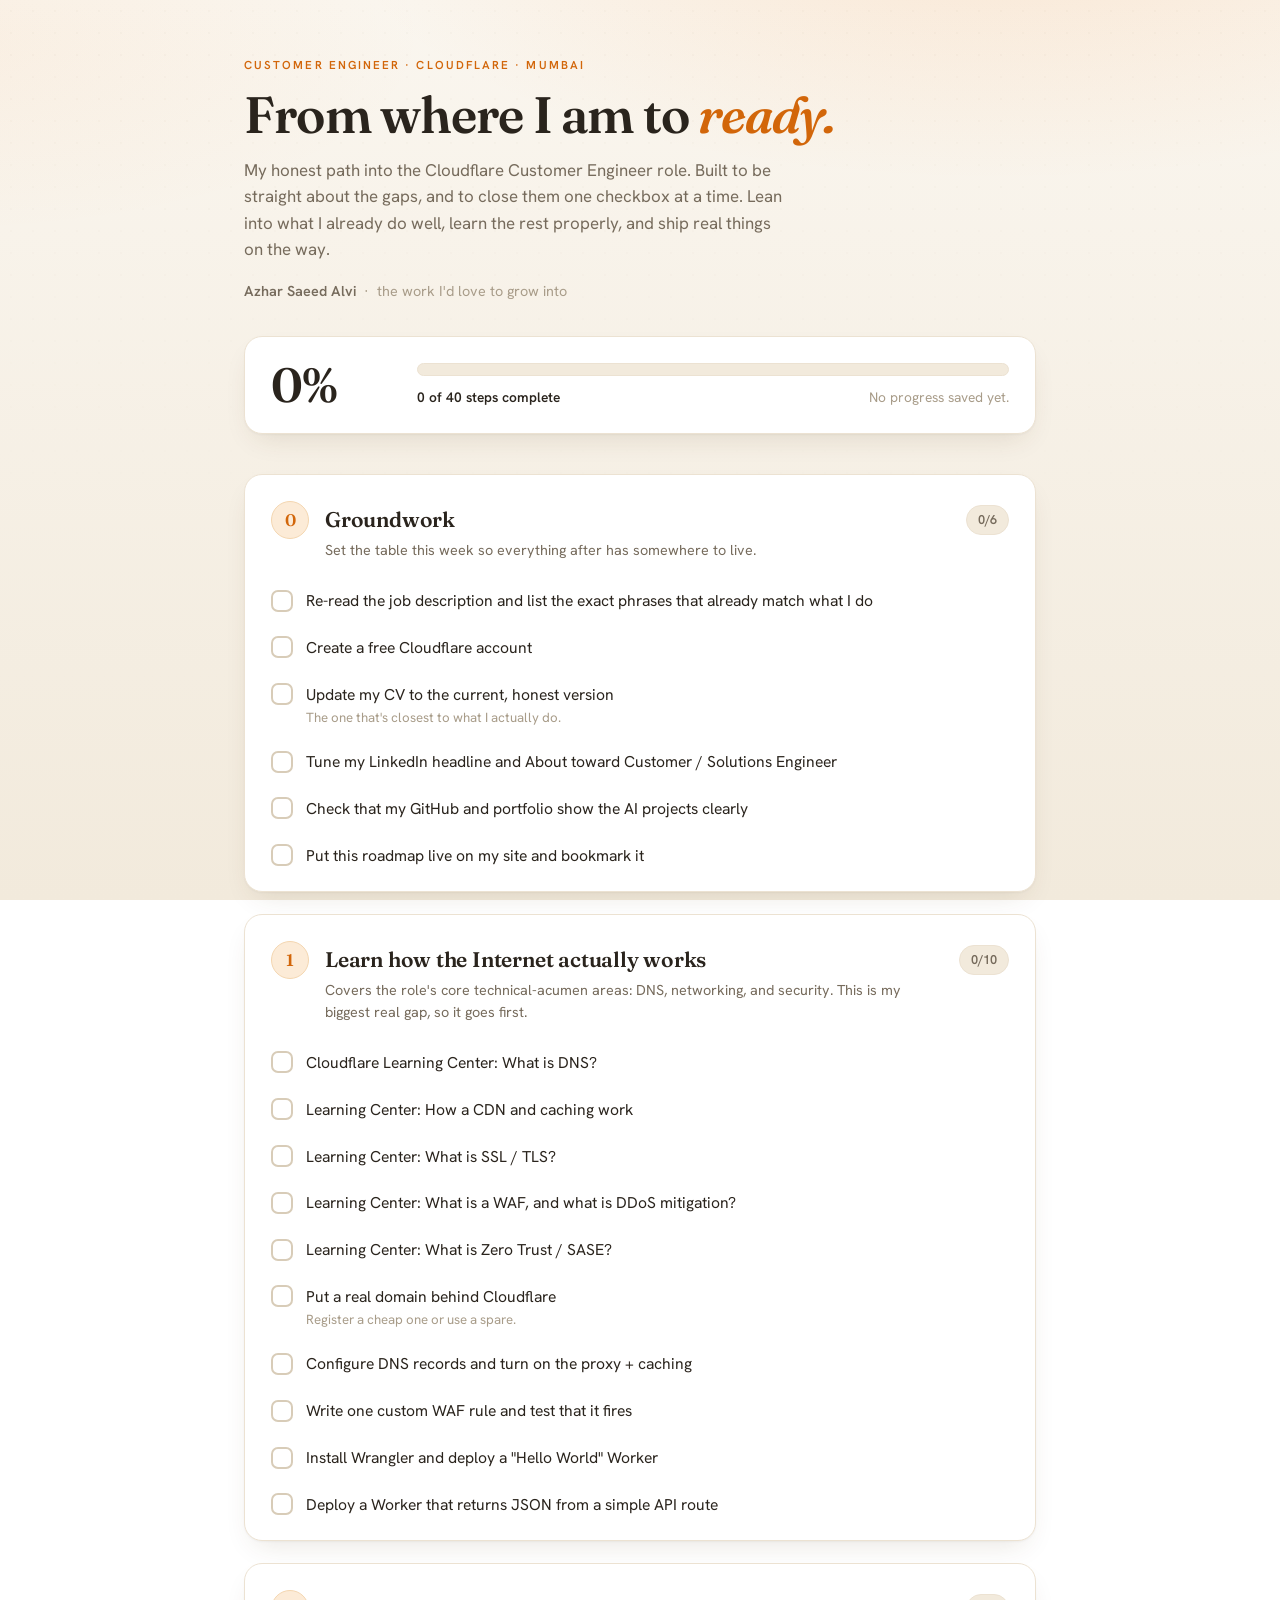
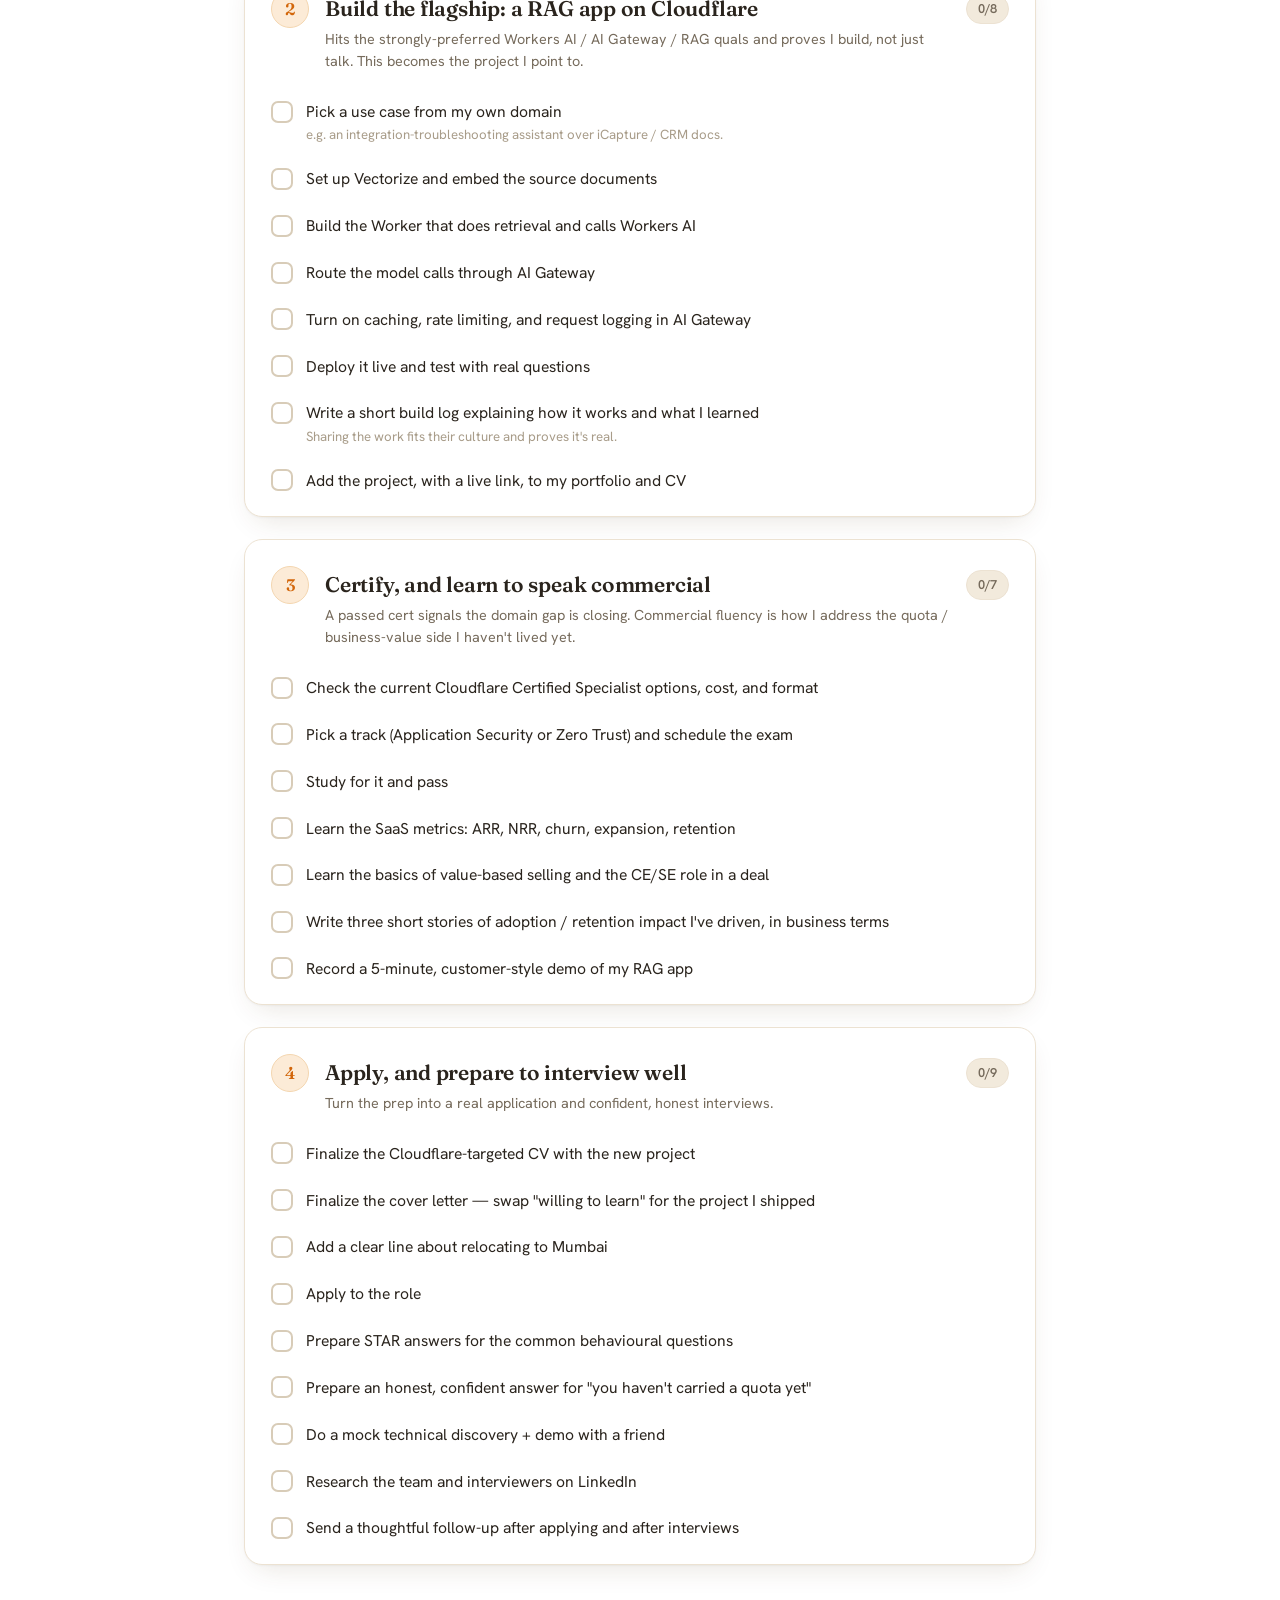
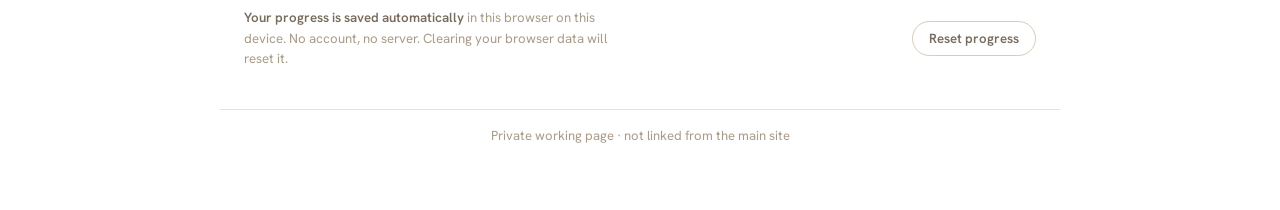
<file: cloudflare-roadmap.html>
<!DOCTYPE html>
<html lang="en">
<head>
<meta charset="UTF-8">
<meta name="viewport" content="width=device-width, initial-scale=1.0">
<meta name="robots" content="noindex">
<title>CE @ Cloudflare — Prep Roadmap · Azhar Saeed Alvi</title>
<link rel="preconnect" href="https://fonts.googleapis.com">
<link rel="preconnect" href="https://fonts.gstatic.com" crossorigin>
<link href="https://fonts.googleapis.com/css2?family=Fraunces:opsz,wght@9..144,400;9..144,500;9..144,600;9..144,700&family=Hanken+Grotesk:wght@400;500;600;700&display=swap" rel="stylesheet">
<style>
  :root{
    --bg:#FAF6EF;
    --bg-2:#F2EADC;
    --ink:#2A241D;
    --ink-soft:#766B5C;
    --ink-faint:#A89C89;
    --card:#FFFFFF;
    --line:#ECE2D2;
    --line-strong:#D8CCB8;
    --accent:#F6821F;
    --accent-dark:#D2660A;
    --accent-soft:#FCEBD7;
    --ok:#3F8F4F;
    --shadow:0 1px 2px rgba(60,45,25,.04), 0 12px 30px -12px rgba(80,55,20,.16);
    --serif:"Fraunces", Georgia, "Times New Roman", serif;
    --sans:"Hanken Grotesk", ui-sans-serif, system-ui, -apple-system, Segoe UI, Roboto, sans-serif;
  }
  *{box-sizing:border-box;}
  html{scroll-behavior:smooth;}
  body{
    margin:0;
    font-family:var(--sans);
    color:var(--ink);
    background:
      radial-gradient(1100px 420px at 78% -8%, rgba(246,130,31,.13), transparent 60%),
      radial-gradient(900px 360px at -5% 4%, rgba(246,130,31,.06), transparent 55%),
      linear-gradient(180deg, var(--bg) 0%, var(--bg-2) 100%);
    background-attachment:fixed;
    line-height:1.55;
    -webkit-font-smoothing:antialiased;
    padding-bottom:64px;
  }
  body::before{
    content:"";position:fixed;inset:0;z-index:0;pointer-events:none;opacity:.5;
    background-image:radial-gradient(rgba(120,100,70,.10) 1px, transparent 1px);
    background-size:22px 22px;
    mask-image:linear-gradient(180deg, rgba(0,0,0,.6), transparent 60%);
    -webkit-mask-image:linear-gradient(180deg, rgba(0,0,0,.6), transparent 60%);
  }

  .topline{position:fixed;top:0;left:0;height:4px;width:0%;z-index:50;
    background:linear-gradient(90deg, var(--accent), var(--accent-dark));
    transition:width .5s cubic-bezier(.22,.61,.36,1);
    box-shadow:0 0 12px rgba(246,130,31,.5);}

  .wrap{position:relative;z-index:1;max-width:840px;margin:0 auto;padding:56px 24px 0;}

  header{margin-bottom:34px;}
  .kicker{font-size:.72rem;font-weight:600;letter-spacing:.18em;text-transform:uppercase;color:var(--accent-dark);margin:0 0 14px;}
  h1{font-family:var(--serif);font-weight:600;font-size:clamp(2.1rem,5.4vw,3.2rem);line-height:1.04;letter-spacing:-.015em;margin:0 0 16px;}
  h1 em{font-style:italic;color:var(--accent-dark);}
  .lead{font-size:1.06rem;color:var(--ink-soft);max-width:60ch;margin:0;}
  .byline{margin-top:18px;font-size:.9rem;color:var(--ink-faint);}
  .byline b{color:var(--ink-soft);font-weight:600;}

  .progress{
    margin:30px 0 40px;background:var(--card);border:1px solid var(--line);
    border-radius:18px;padding:24px 26px;box-shadow:var(--shadow);
    display:flex;align-items:center;gap:26px;flex-wrap:wrap;
  }
  .pct{font-family:var(--serif);font-weight:600;font-size:3rem;line-height:1;letter-spacing:-.02em;min-width:120px;}
  .pwrap{flex:1;min-width:200px;}
  .ptrack{height:13px;background:var(--bg-2);border-radius:99px;overflow:hidden;border:1px solid var(--line);}
  .pbar{height:100%;width:0%;border-radius:99px;
    background:linear-gradient(90deg, #FFB05A, var(--accent) 55%, var(--accent-dark));
    transition:width .6s cubic-bezier(.22,.61,.36,1);}
  .pmeta{display:flex;justify-content:space-between;gap:12px;margin-top:11px;font-size:.86rem;}
  #count{font-weight:600;color:var(--ink);}
  #updated{color:var(--ink-faint);}

  .phase{
    background:var(--card);border:1px solid var(--line);border-radius:18px;
    padding:26px 26px 12px;margin-bottom:22px;box-shadow:var(--shadow);
    opacity:0;transform:translateY(14px);
    animation:rise .65s cubic-bezier(.22,.61,.36,1) forwards;
  }
  .phase:nth-child(1){animation-delay:.05s}
  .phase:nth-child(2){animation-delay:.12s}
  .phase:nth-child(3){animation-delay:.19s}
  .phase:nth-child(4){animation-delay:.26s}
  .phase:nth-child(5){animation-delay:.33s}
  @keyframes rise{to{opacity:1;transform:none}}
  @media (prefers-reduced-motion:reduce){.phase{animation:none;opacity:1;transform:none}}

  .phead{display:flex;align-items:flex-start;gap:16px;margin-bottom:8px;}
  .num{flex:none;width:38px;height:38px;border-radius:50%;display:grid;place-items:center;
    font-family:var(--serif);font-weight:600;font-size:1.05rem;
    background:var(--accent-soft);color:var(--accent-dark);border:1px solid #F4D6B0;
    transition:.3s;}
  .phase-done .num{background:var(--accent);color:#fff;border-color:var(--accent);}
  .ptitle{flex:1;}
  .ptitle h2{font-family:var(--serif);font-weight:600;font-size:1.32rem;letter-spacing:-.01em;margin:2px 0 3px;}
  .why{font-size:.9rem;color:var(--ink-soft);margin:0;}
  .phase-count{flex:none;font-size:.8rem;font-weight:600;color:var(--ink-soft);
    background:var(--bg-2);border:1px solid var(--line);border-radius:99px;padding:4px 11px;
    white-space:nowrap;margin-top:4px;}

  .tasks{list-style:none;margin:16px 0 0;padding:0;}
  .task{display:flex;align-items:flex-start;gap:13px;padding:11px 10px;margin:0 -10px;
    border-radius:11px;cursor:pointer;transition:background .18s;}
  .task:hover{background:#FBF4E8;}
  .task input{appearance:none;-webkit-appearance:none;flex:none;margin:1px 0 0;
    width:22px;height:22px;border:2px solid var(--line-strong);border-radius:7px;
    background:#fff;cursor:pointer;position:relative;transition:.18s;}
  .task input:hover{border-color:var(--accent);}
  .task input:focus-visible{outline:3px solid rgba(246,130,31,.35);outline-offset:2px;}
  .task input:checked{background:var(--accent);border-color:var(--accent);}
  .task input:checked::after{content:"";position:absolute;left:6px;top:2px;width:6px;height:11px;
    border:solid #fff;border-width:0 2.5px 2.5px 0;transform:rotate(45deg);}
  .txt{flex:1;font-size:.98rem;padding-top:.5px;transition:.2s;}
  .txt small{display:block;color:var(--ink-faint);font-size:.83rem;margin-top:2px;line-height:1.4;}
  .task.done .txt{color:var(--ink-faint);text-decoration:line-through;text-decoration-color:var(--line-strong);}
  .task.done .txt small{text-decoration:none;}

  footer{max-width:840px;margin:30px auto 0;padding:0 24px;
    display:flex;align-items:center;justify-content:space-between;gap:16px;flex-wrap:wrap;}
  .saved{font-size:.83rem;color:var(--ink-faint);max-width:52ch;}
  .saved b{color:var(--ink-soft);font-weight:600;}
  #reset{font-family:var(--sans);font-size:.83rem;font-weight:600;color:var(--ink-soft);
    background:transparent;border:1px solid var(--line-strong);border-radius:99px;
    padding:8px 16px;cursor:pointer;transition:.18s;}
  #reset:hover{background:#fff;border-color:var(--accent);color:var(--accent-dark);}
  .note{max-width:840px;margin:26px auto 0;padding:16px 24px 0;font-size:.82rem;color:var(--ink-faint);
    border-top:1px solid var(--line);text-align:center;}
</style>
</head>
<body>
<div class="topline" id="topline"></div>

<div class="wrap">
  <header>
    <p class="kicker">Customer Engineer · Cloudflare · Mumbai</p>
    <h1>From where I am to <em>ready.</em></h1>
    <p class="lead">My honest path into the Cloudflare Customer Engineer role. Built to be straight about the gaps, and to close them one checkbox at a time. Lean into what I already do well, learn the rest properly, and ship real things on the way.</p>
    <p class="byline"><b>Azhar Saeed Alvi</b> &nbsp;·&nbsp; the work I'd love to grow into</p>
  </header>

  <section class="progress" aria-label="Overall progress">
    <div class="pct" id="pct">0%</div>
    <div class="pwrap">
      <div class="ptrack"><div class="pbar" id="bar"></div></div>
      <div class="pmeta">
        <span id="count">0 of 0 steps complete</span>
        <span id="updated">No progress saved yet.</span>
      </div>
    </div>
  </section>

  <!-- PHASE 0 -->
  <section class="phase">
    <div class="phead">
      <div class="num">0</div>
      <div class="ptitle">
        <h2>Groundwork</h2>
        <p class="why">Set the table this week so everything after has somewhere to live.</p>
      </div>
      <span class="phase-count">0/6</span>
    </div>
    <ul class="tasks">
      <li><label class="task"><input type="checkbox" data-id="p0-1"><span class="txt">Re-read the job description and list the exact phrases that already match what I do</span></label></li>
      <li><label class="task"><input type="checkbox" data-id="p0-2"><span class="txt">Create a free Cloudflare account</span></label></li>
      <li><label class="task"><input type="checkbox" data-id="p0-3"><span class="txt">Update my CV to the current, honest version <small>The one that's closest to what I actually do.</small></span></label></li>
      <li><label class="task"><input type="checkbox" data-id="p0-4"><span class="txt">Tune my LinkedIn headline and About toward Customer / Solutions Engineer</span></label></li>
      <li><label class="task"><input type="checkbox" data-id="p0-5"><span class="txt">Check that my GitHub and portfolio show the AI projects clearly</span></label></li>
      <li><label class="task"><input type="checkbox" data-id="p0-6"><span class="txt">Put this roadmap live on my site and bookmark it</span></label></li>
    </ul>
  </section>

  <!-- PHASE 1 -->
  <section class="phase">
    <div class="phead">
      <div class="num">1</div>
      <div class="ptitle">
        <h2>Learn how the Internet actually works</h2>
        <p class="why">Covers the role's core technical-acumen areas: DNS, networking, and security. This is my biggest real gap, so it goes first.</p>
      </div>
      <span class="phase-count">0/10</span>
    </div>
    <ul class="tasks">
      <li><label class="task"><input type="checkbox" data-id="p1-1"><span class="txt">Cloudflare Learning Center: What is DNS?</span></label></li>
      <li><label class="task"><input type="checkbox" data-id="p1-2"><span class="txt">Learning Center: How a CDN and caching work</span></label></li>
      <li><label class="task"><input type="checkbox" data-id="p1-3"><span class="txt">Learning Center: What is SSL / TLS?</span></label></li>
      <li><label class="task"><input type="checkbox" data-id="p1-4"><span class="txt">Learning Center: What is a WAF, and what is DDoS mitigation?</span></label></li>
      <li><label class="task"><input type="checkbox" data-id="p1-5"><span class="txt">Learning Center: What is Zero Trust / SASE?</span></label></li>
      <li><label class="task"><input type="checkbox" data-id="p1-6"><span class="txt">Put a real domain behind Cloudflare <small>Register a cheap one or use a spare.</small></span></label></li>
      <li><label class="task"><input type="checkbox" data-id="p1-7"><span class="txt">Configure DNS records and turn on the proxy + caching</span></label></li>
      <li><label class="task"><input type="checkbox" data-id="p1-8"><span class="txt">Write one custom WAF rule and test that it fires</span></label></li>
      <li><label class="task"><input type="checkbox" data-id="p1-9"><span class="txt">Install Wrangler and deploy a "Hello World" Worker</span></label></li>
      <li><label class="task"><input type="checkbox" data-id="p1-10"><span class="txt">Deploy a Worker that returns JSON from a simple API route</span></label></li>
    </ul>
  </section>

  <!-- PHASE 2 -->
  <section class="phase">
    <div class="phead">
      <div class="num">2</div>
      <div class="ptitle">
        <h2>Build the flagship: a RAG app on Cloudflare</h2>
        <p class="why">Hits the strongly-preferred Workers AI / AI Gateway / RAG quals and proves I build, not just talk. This becomes the project I point to.</p>
      </div>
      <span class="phase-count">0/8</span>
    </div>
    <ul class="tasks">
      <li><label class="task"><input type="checkbox" data-id="p2-1"><span class="txt">Pick a use case from my own domain <small>e.g. an integration-troubleshooting assistant over iCapture / CRM docs.</small></span></label></li>
      <li><label class="task"><input type="checkbox" data-id="p2-2"><span class="txt">Set up Vectorize and embed the source documents</span></label></li>
      <li><label class="task"><input type="checkbox" data-id="p2-3"><span class="txt">Build the Worker that does retrieval and calls Workers AI</span></label></li>
      <li><label class="task"><input type="checkbox" data-id="p2-4"><span class="txt">Route the model calls through AI Gateway</span></label></li>
      <li><label class="task"><input type="checkbox" data-id="p2-5"><span class="txt">Turn on caching, rate limiting, and request logging in AI Gateway</span></label></li>
      <li><label class="task"><input type="checkbox" data-id="p2-6"><span class="txt">Deploy it live and test with real questions</span></label></li>
      <li><label class="task"><input type="checkbox" data-id="p2-7"><span class="txt">Write a short build log explaining how it works and what I learned <small>Sharing the work fits their culture and proves it's real.</small></span></label></li>
      <li><label class="task"><input type="checkbox" data-id="p2-8"><span class="txt">Add the project, with a live link, to my portfolio and CV</span></label></li>
    </ul>
  </section>

  <!-- PHASE 3 -->
  <section class="phase">
    <div class="phead">
      <div class="num">3</div>
      <div class="ptitle">
        <h2>Certify, and learn to speak commercial</h2>
        <p class="why">A passed cert signals the domain gap is closing. Commercial fluency is how I address the quota / business-value side I haven't lived yet.</p>
      </div>
      <span class="phase-count">0/7</span>
    </div>
    <ul class="tasks">
      <li><label class="task"><input type="checkbox" data-id="p3-1"><span class="txt">Check the current Cloudflare Certified Specialist options, cost, and format</span></label></li>
      <li><label class="task"><input type="checkbox" data-id="p3-2"><span class="txt">Pick a track (Application Security or Zero Trust) and schedule the exam</span></label></li>
      <li><label class="task"><input type="checkbox" data-id="p3-3"><span class="txt">Study for it and pass</span></label></li>
      <li><label class="task"><input type="checkbox" data-id="p3-4"><span class="txt">Learn the SaaS metrics: ARR, NRR, churn, expansion, retention</span></label></li>
      <li><label class="task"><input type="checkbox" data-id="p3-5"><span class="txt">Learn the basics of value-based selling and the CE/SE role in a deal</span></label></li>
      <li><label class="task"><input type="checkbox" data-id="p3-6"><span class="txt">Write three short stories of adoption / retention impact I've driven, in business terms</span></label></li>
      <li><label class="task"><input type="checkbox" data-id="p3-7"><span class="txt">Record a 5-minute, customer-style demo of my RAG app</span></label></li>
    </ul>
  </section>

  <!-- PHASE 4 -->
  <section class="phase">
    <div class="phead">
      <div class="num">4</div>
      <div class="ptitle">
        <h2>Apply, and prepare to interview well</h2>
        <p class="why">Turn the prep into a real application and confident, honest interviews.</p>
      </div>
      <span class="phase-count">0/9</span>
    </div>
    <ul class="tasks">
      <li><label class="task"><input type="checkbox" data-id="p4-1"><span class="txt">Finalize the Cloudflare-targeted CV with the new project</span></label></li>
      <li><label class="task"><input type="checkbox" data-id="p4-2"><span class="txt">Finalize the cover letter — swap "willing to learn" for the project I shipped</span></label></li>
      <li><label class="task"><input type="checkbox" data-id="p4-3"><span class="txt">Add a clear line about relocating to Mumbai</span></label></li>
      <li><label class="task"><input type="checkbox" data-id="p4-4"><span class="txt">Apply to the role</span></label></li>
      <li><label class="task"><input type="checkbox" data-id="p4-5"><span class="txt">Prepare STAR answers for the common behavioural questions</span></label></li>
      <li><label class="task"><input type="checkbox" data-id="p4-6"><span class="txt">Prepare an honest, confident answer for "you haven't carried a quota yet"</span></label></li>
      <li><label class="task"><input type="checkbox" data-id="p4-7"><span class="txt">Do a mock technical discovery + demo with a friend</span></label></li>
      <li><label class="task"><input type="checkbox" data-id="p4-8"><span class="txt">Research the team and interviewers on LinkedIn</span></label></li>
      <li><label class="task"><input type="checkbox" data-id="p4-9"><span class="txt">Send a thoughtful follow-up after applying and after interviews</span></label></li>
    </ul>
  </section>
</div>

<footer>
  <p class="saved"><b>Your progress is saved automatically</b> in this browser on this device. No account, no server. Clearing your browser data will reset it.</p>
  <button id="reset" type="button">Reset progress</button>
</footer>

<p class="note">Private working page · not linked from the main site</p>

<script>
(function(){
  var STORAGE_KEY = "cf-ce-roadmap-v1";
  function load(){
    try { return JSON.parse(localStorage.getItem(STORAGE_KEY)) || {checked:{},updatedAt:null}; }
    catch(e){ return {checked:{},updatedAt:null}; }
  }
  function save(s){
    try { localStorage.setItem(STORAGE_KEY, JSON.stringify(s)); } catch(e){}
  }
  var state = load();
  var boxes = Array.prototype.slice.call(document.querySelectorAll('input[type=checkbox][data-id]'));

  function refresh(){
    var total = boxes.length, done = 0;
    boxes.forEach(function(b){ if(b.checked) done++; });
    var pct = total ? Math.round(done/total*100) : 0;
    document.getElementById('bar').style.width = pct + '%';
    document.getElementById('topline').style.width = pct + '%';
    document.getElementById('pct').textContent = pct + '%';
    document.getElementById('count').textContent = done + ' of ' + total + ' steps complete';

    document.querySelectorAll('.phase').forEach(function(ph){
      var pb = Array.prototype.slice.call(ph.querySelectorAll('input[type=checkbox]'));
      var d = 0; pb.forEach(function(b){ if(b.checked) d++; });
      var c = ph.querySelector('.phase-count');
      if(c){ c.textContent = d + '/' + pb.length; }
      ph.classList.toggle('phase-done', pb.length > 0 && d === pb.length);
    });
  }
  function refreshTimestamp(){
    var el = document.getElementById('updated');
    if(state.updatedAt){
      var dt = new Date(state.updatedAt);
      el.textContent = 'Updated ' + dt.toLocaleDateString(undefined,{day:'numeric',month:'short'}) +
        ', ' + dt.toLocaleTimeString(undefined,{hour:'2-digit',minute:'2-digit'});
    } else {
      el.textContent = 'No progress saved yet.';
    }
  }
  function applyState(){
    boxes.forEach(function(b){
      b.checked = !!state.checked[b.dataset.id];
      b.closest('.task').classList.toggle('done', b.checked);
    });
    refresh();
    refreshTimestamp();
  }

  boxes.forEach(function(b){
    b.addEventListener('change', function(){
      if(b.checked){ state.checked[b.dataset.id] = true; }
      else { delete state.checked[b.dataset.id]; }
      state.updatedAt = new Date().toISOString();
      save(state);
      b.closest('.task').classList.toggle('done', b.checked);
      refresh();
      refreshTimestamp();
    });
  });

  document.getElementById('reset').addEventListener('click', function(){
    if(confirm('Reset all progress? This clears every checkmark on this device.')){
      state = {checked:{}, updatedAt:null};
      save(state);
      applyState();
    }
  });

  applyState();
})();
</script>
</body>
</html>
</file>
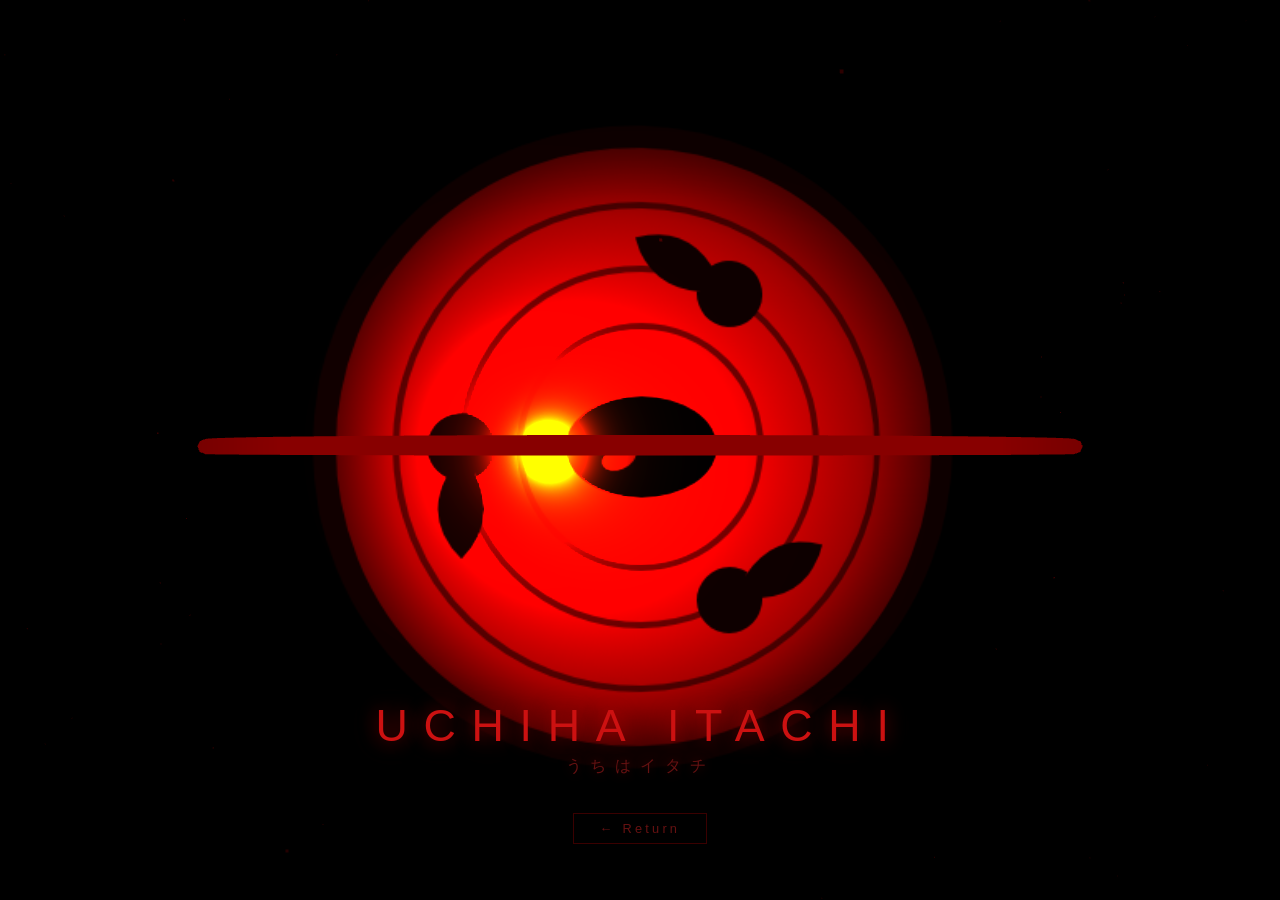
<file: itachi.html>
<!DOCTYPE html>
<html lang="en">
<head>
  <meta charset="UTF-8" />
  <meta name="viewport" content="width=device-width, initial-scale=1.0" />
  <title>Uchiha Itachi</title>
  <style>
    * { margin: 0; padding: 0; box-sizing: border-box; }

    body {
      background: #000;
      overflow: hidden;
      font-family: "Century Gothic", Futura, AppleGothic, sans-serif;
    }

    canvas { display: block; position: fixed; top: 0; left: 0; }

    #overlay {
      position: fixed;
      inset: 0;
      display: flex;
      flex-direction: column;
      align-items: center;
      justify-content: flex-end;
      padding-bottom: 3.5rem;
      pointer-events: none;
      z-index: 10;
    }

    #title {
      color: #cc1111;
      font-size: clamp(1.6rem, 5vw, 2.8rem);
      letter-spacing: 0.35em;
      text-transform: uppercase;
      text-shadow: 0 0 18px #cc000099, 0 0 40px #66000066;
      margin-bottom: 0.35rem;
    }

    #subtitle {
      color: #661111;
      font-size: clamp(0.75rem, 2vw, 1rem);
      letter-spacing: 0.55em;
      margin-bottom: 2.2rem;
      text-shadow: 0 0 12px #440000;
    }

    #back-btn {
      pointer-events: all;
      display: inline-block;
      background: transparent;
      border: 1px solid #3a0000;
      color: #661111;
      padding: 0.45rem 1.6rem;
      font-family: inherit;
      font-size: 0.8rem;
      letter-spacing: 0.25em;
      cursor: pointer;
      text-decoration: none;
      transition: border-color 0.3s, color 0.3s, box-shadow 0.3s;
    }

    #back-btn:hover {
      border-color: #cc1111;
      color: #cc1111;
      box-shadow: 0 0 14px #cc000044;
    }

    /* Vignette overlay */
    #vignette {
      position: fixed;
      inset: 0;
      background: radial-gradient(ellipse at center, transparent 40%, #000000cc 100%);
      pointer-events: none;
      z-index: 5;
    }
  </style>
</head>
<body>
  <div id="vignette"></div>
  <div id="overlay">
    <div id="title">Uchiha Itachi</div>
    <div id="subtitle">うちはイタチ</div>
    <a href="index.html" id="back-btn">← Return</a>
  </div>

  <script src="assets/js/three.min.js"></script>
  <script>
    /* ── Scene ── */
    const scene = new THREE.Scene();
    scene.background = new THREE.Color(0x000000);

    const camera = new THREE.PerspectiveCamera(45, innerWidth / innerHeight, 0.1, 100);
    camera.position.z = 4.2;

    const renderer = new THREE.WebGLRenderer({ antialias: true });
    renderer.setSize(innerWidth, innerHeight);
    renderer.setPixelRatio(Math.min(devicePixelRatio, 2));
    document.body.prepend(renderer.domElement);

    /* ── Draw Sharingan on canvas ── */
    const SZ = 512;
    const tc = document.createElement('canvas');
    tc.width = tc.height = SZ;
    const ctx = tc.getContext('2d');
    const C = SZ / 2; // 256

    // Black base
    ctx.fillStyle = '#000';
    ctx.fillRect(0, 0, SZ, SZ);

    // Red iris with radial gradient
    const irisGrad = ctx.createRadialGradient(C - 20, C - 30, 15, C, C, 195);
    irisGrad.addColorStop(0,   '#ff3311');
    irisGrad.addColorStop(0.35,'#cc0000');
    irisGrad.addColorStop(0.75,'#880000');
    irisGrad.addColorStop(1,   '#3a0000');
    ctx.beginPath();
    ctx.arc(C, C, 195, 0, Math.PI * 2);
    ctx.fillStyle = irisGrad;
    ctx.fill();

    // Outer iris border
    ctx.beginPath();
    ctx.arc(C, C, 195, 0, Math.PI * 2);
    ctx.strokeStyle = '#0d0000';
    ctx.lineWidth = 14;
    ctx.stroke();

    // Concentric ring lines
    [152, 112, 76].forEach(r => {
      ctx.beginPath();
      ctx.arc(C, C, r, 0, Math.PI * 2);
      ctx.strokeStyle = 'rgba(0,0,0,0.55)';
      ctx.lineWidth = 4;
      ctx.stroke();
    });

    /* ── Tomoe (magatama) drawing ── */
    function drawTomoe(px, py, tailDir) {
      // tailDir: angle (rad) the tail points away from the circle
      const r = 21;
      ctx.save();
      ctx.translate(px, py);
      // rotate so that local "up" (-Y) aligns with tailDir
      ctx.rotate(tailDir - Math.PI / 2);
      ctx.fillStyle = '#0b0000';

      // Base angles on the circle where the tail meets (bottom of local frame)
      const a1 = Math.atan2( r * 0.75,  r * 0.38); // ~63°
      const a2 = Math.atan2( r * 0.75, -r * 0.38); // ~117°

      ctx.beginPath();
      // Big arc: from a1 counterclockwise all the way around to a2 (the "head" of the comma)
      ctx.arc(0, 0, r, a1, a2, true);
      // Tail bezier: from bottom-left, down to tip, back to bottom-right
      ctx.quadraticCurveTo(-r * 1.1,  r * 2.2,  0,       r * 3.3);
      ctx.quadraticCurveTo( r * 1.1,  r * 2.2,  r * 0.38, r * 0.75);
      ctx.closePath();
      ctx.fill();
      ctx.restore();
    }

    // 3 tomoe on the middle ring (r=112), tails pointing CCW tangent
    const TOMOE_R = 112;
    for (let i = 0; i < 3; i++) {
      const posAngle = -Math.PI / 2 + (i * 2 * Math.PI) / 3;
      const px = C + Math.cos(posAngle) * TOMOE_R;
      const py = C + Math.sin(posAngle) * TOMOE_R;
      // Tail points in the CCW tangential direction from position
      drawTomoe(px, py, posAngle - Math.PI / 2);
    }

    // Pupil — elongated vertical oval
    ctx.beginPath();
    ctx.ellipse(C, C, 32, 48, 0, 0, Math.PI * 2);
    ctx.fillStyle = '#000000';
    ctx.fill();

    // Tiny pupil highlight
    ctx.beginPath();
    ctx.ellipse(C - 7, C - 14, 7, 11, -0.4, 0, Math.PI * 2);
    ctx.fillStyle = 'rgba(255,80,80,0.3)';
    ctx.fill();

    /* ── Three.js disc (coin) ── */
    const texture = new THREE.CanvasTexture(tc);

    const geo = new THREE.CylinderGeometry(1.55, 1.55, 0.13, 80);
    const sideMat = new THREE.MeshStandardMaterial({ color: 0x1a0000, roughness: 0.4, metalness: 0.9 });
    const faceMat = new THREE.MeshStandardMaterial({ map: texture, roughness: 0.15, metalness: 0.4 });

    const disc = new THREE.Mesh(geo, [sideMat, faceMat, faceMat]);
    disc.rotation.x = -Math.PI / 2; // top cap faces camera
    scene.add(disc);

    /* ── Rim glow ring ── */
    const ringGeo = new THREE.TorusGeometry(1.56, 0.025, 8, 80);
    const ringMat = new THREE.MeshBasicMaterial({ color: 0x880000 });
    const ring = new THREE.Mesh(ringGeo, ringMat);
    ring.rotation.x = -Math.PI / 2;
    scene.add(ring);

    /* ── Lights ── */
    scene.add(new THREE.AmbientLight(0x330000, 1.2));

    const keyLight = new THREE.PointLight(0xff2200, 4, 12);
    keyLight.position.set(0, 0, 3.5);
    scene.add(keyLight);

    const rimLight = new THREE.PointLight(0x550000, 2, 8);
    rimLight.position.set(-3, 1.5, -1);
    scene.add(rimLight);

    /* ── Floating particles ── */
    const COUNT = 1000;
    const pos = new Float32Array(COUNT * 3);
    for (let i = 0; i < COUNT; i++) {
      pos[i * 3]     = (Math.random() - 0.5) * 22;
      pos[i * 3 + 1] = (Math.random() - 0.5) * 22;
      pos[i * 3 + 2] = (Math.random() - 0.5) * 22;
    }
    const pgeo = new THREE.BufferGeometry();
    pgeo.setAttribute('position', new THREE.BufferAttribute(pos, 3));
    const pmat = new THREE.PointsMaterial({ color: 0x770000, size: 0.025, transparent: true, opacity: 0.55 });
    const particles = new THREE.Points(pgeo, pmat);
    scene.add(particles);

    /* ── Resize ── */
    window.addEventListener('resize', () => {
      camera.aspect = innerWidth / innerHeight;
      camera.updateProjectionMatrix();
      renderer.setSize(innerWidth, innerHeight);
    });

    /* ── Animate ── */
    let t = 0;
    (function animate() {
      requestAnimationFrame(animate);
      t += 0.01;

      disc.rotation.z += 0.004;           // slow spin
      ring.rotation.z  = disc.rotation.z;
      disc.position.y  = Math.sin(t * 0.6) * 0.08; // gentle float
      ring.position.y  = disc.position.y;

      // Light pulse
      keyLight.intensity = 3.5 + Math.sin(t * 1.2) * 0.6;

      particles.rotation.y += 0.0004;
      particles.rotation.x += 0.0002;

      renderer.render(scene, camera);
    })();
  </script>
</body>
</html>
</file>
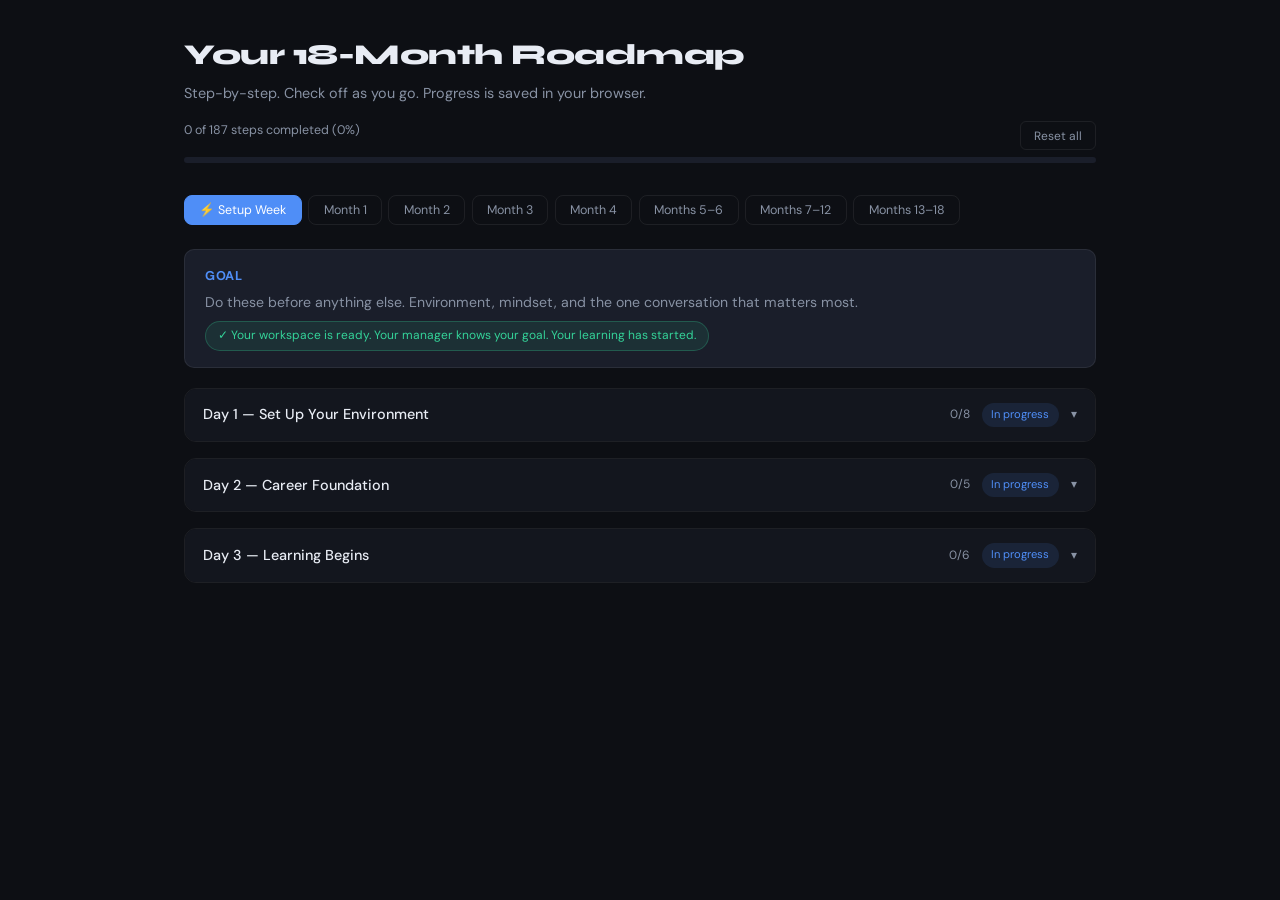
<file: Roadmap/azhar_roadmap (1).html>
<!DOCTYPE html>
<html lang="en">
<head>
<meta charset="UTF-8"/>
<meta name="viewport" content="width=device-width, initial-scale=1.0"/>
<title>Azhar — 18-Month Engineering Roadmap</title>
<link href="https://fonts.googleapis.com/css2?family=Syne:wght@600;800&family=DM+Sans:wght@300;400;500&display=swap" rel="stylesheet"/>
<style>
*,*::before,*::after{box-sizing:border-box;margin:0;padding:0}
:root{
  --bg:#0d0f14;--bg2:#13161e;--bg3:#1a1e2a;--surface:#1f2433;
  --border:rgba(255,255,255,0.07);--accent:#4f8ef7;--accent2:#7b5cf0;
  --text:#e8ecf4;--muted:#8892a4;--green:#34d399;--amber:#f59e0b;--red:#f87171;
  --font-head:'Syne',sans-serif;--font-body:'DM Sans',sans-serif;
}
body{font-family:var(--font-body);background:var(--bg);color:var(--text);line-height:1.6;font-size:15px;min-height:100vh}
a{color:var(--accent)}
.wrap{max-width:960px;margin:0 auto;padding:2rem 1.5rem}

/* Header */
.header{margin-bottom:2rem}
.header h1{font-family:var(--font-head);font-size:1.8rem;font-weight:800;letter-spacing:-0.5px;margin-bottom:.25rem}
.header p{color:var(--muted);font-size:.9rem}
.progress-bar-wrap{margin-top:1rem}
.progress-meta{display:flex;justify-content:space-between;font-size:.78rem;color:var(--muted);margin-bottom:.4rem}
.progress-track{width:100%;height:6px;background:var(--bg3);border-radius:3px;overflow:hidden}
.progress-fill{height:100%;background:linear-gradient(90deg,var(--accent),var(--accent2));border-radius:3px;transition:width .4s ease}

/* Phase tabs */
.phase-tabs{display:flex;gap:.4rem;flex-wrap:wrap;margin-bottom:1.5rem}
.phase-tab{padding:.4rem .9rem;border-radius:8px;border:1px solid var(--border);background:transparent;color:var(--muted);font-family:var(--font-body);font-size:.78rem;cursor:pointer;transition:all .15s;white-space:nowrap}
.phase-tab.active{background:var(--accent);border-color:var(--accent);color:#fff}
.phase-tab:hover:not(.active){background:var(--bg3);color:var(--text)}

/* Phase panel */
.phase-panel{display:none}
.phase-panel.active{display:block}
.phase-goal{background:var(--bg3);border:1px solid var(--border);border-radius:10px;padding:1rem 1.25rem;margin-bottom:1.25rem;font-size:.88rem;color:var(--muted)}
.phase-goal strong{color:var(--accent);display:block;margin-bottom:.25rem;font-size:.8rem;letter-spacing:.5px;text-transform:uppercase}
.phase-outcome{display:inline-flex;align-items:center;gap:.4rem;background:rgba(52,211,153,.1);border:1px solid rgba(52,211,153,.25);color:var(--green);padding:.25rem .75rem;border-radius:100px;font-size:.75rem;margin-top:.5rem}

/* Sections */
.section{margin-bottom:1rem;border:1px solid var(--border);border-radius:12px;overflow:hidden}
.section-header{display:flex;align-items:center;justify-content:space-between;padding:.875rem 1.125rem;cursor:pointer;background:var(--bg2);transition:background .15s;gap:1rem}
.section-header:hover{background:var(--bg3)}
.section-title{font-size:.9rem;font-weight:500;color:var(--text)}
.section-meta{display:flex;align-items:center;gap:.75rem;flex-shrink:0}
.section-count{font-size:.75rem;color:var(--muted)}
.section-badge{font-size:.7rem;padding:.2rem .6rem;border-radius:100px;background:rgba(79,142,247,.12);color:var(--accent);white-space:nowrap}
.section-badge.done{background:rgba(52,211,153,.12);color:var(--green)}
.chevron{font-size:.75rem;color:var(--muted);transition:transform .2s}
.section.open .chevron{transform:rotate(180deg)}
.section-body{display:none;padding:.75rem 1.125rem;background:var(--bg);border-top:1px solid var(--border)}
.section.open .section-body{display:block}

/* Tasks */
.task{display:flex;align-items:flex-start;gap:.75rem;padding:.55rem 0;border-bottom:1px solid var(--border)}
.task:last-child{border-bottom:none}
.task input[type=checkbox]{margin-top:3px;width:15px;height:15px;flex-shrink:0;accent-color:var(--accent);cursor:pointer}
.task-text{font-size:.85rem;color:var(--text);line-height:1.5;transition:color .15s}
.task.done .task-text{color:var(--muted);text-decoration:line-through;text-decoration-color:rgba(255,255,255,.2)}
.task-tag{display:inline-block;font-size:.68rem;padding:.1rem .5rem;border-radius:4px;margin-right:.4rem;vertical-align:middle}
.tag-dsa{background:rgba(123,92,240,.15);color:#a78bfa}
.tag-project{background:rgba(52,211,153,.12);color:var(--green)}
.tag-aws{background:rgba(245,158,11,.12);color:var(--amber)}
.tag-career{background:rgba(79,142,247,.12);color:var(--accent)}
.tag-cs{background:rgba(248,113,113,.1);color:var(--red)}
.tag-sysdesign{background:rgba(236,72,153,.1);color:#f472b6}

/* Resource card */
.resource-card{margin-top:1rem;background:var(--bg3);border-radius:8px;padding:.875rem 1rem}
.resource-card h4{font-size:.75rem;font-weight:500;letter-spacing:.5px;text-transform:uppercase;color:var(--muted);margin-bottom:.6rem}
.resource-list{display:flex;flex-wrap:wrap;gap:.4rem}
.resource-pill{font-size:.75rem;background:var(--bg2);border:1px solid var(--border);color:var(--muted);padding:.25rem .7rem;border-radius:100px}

/* Reset button */
.reset-btn{background:none;border:1px solid var(--border);color:var(--muted);font-family:var(--font-body);font-size:.75rem;padding:.35rem .8rem;border-radius:6px;cursor:pointer;transition:all .15s}
.reset-btn:hover{border-color:var(--red);color:var(--red)}

/* Scrollbar */
::-webkit-scrollbar{width:4px}
::-webkit-scrollbar-track{background:var(--bg)}
::-webkit-scrollbar-thumb{background:var(--accent);border-radius:2px}

@media(max-width:600px){
  .phase-tab{font-size:.7rem;padding:.35rem .7rem}
  .task-text{font-size:.82rem}
}
</style>
</head>
<body>
<div class="wrap">

<div class="header">
  <h1>Your 18-Month Roadmap</h1>
  <p>Step-by-step. Check off as you go. Progress is saved in your browser.</p>
  <div class="progress-bar-wrap">
    <div class="progress-meta">
      <span id="prog-label">0 of 0 steps completed</span>
      <button class="reset-btn" onclick="resetAll()">Reset all</button>
    </div>
    <div class="progress-track"><div class="progress-fill" id="prog-fill" style="width:0%"></div></div>
  </div>
</div>

<div class="phase-tabs" role="tablist">
  <button class="phase-tab active" onclick="showPhase(0)">⚡ Setup Week</button>
  <button class="phase-tab" onclick="showPhase(1)">Month 1</button>
  <button class="phase-tab" onclick="showPhase(2)">Month 2</button>
  <button class="phase-tab" onclick="showPhase(3)">Month 3</button>
  <button class="phase-tab" onclick="showPhase(4)">Month 4</button>
  <button class="phase-tab" onclick="showPhase(5)">Months 5–6</button>
  <button class="phase-tab" onclick="showPhase(6)">Months 7–12</button>
  <button class="phase-tab" onclick="showPhase(7)">Months 13–18</button>
</div>

<div id="phases"></div>

</div>

<script>
const STORAGE_KEY = 'azhar-roadmap-v1';

const phases = [
{
  title:"Setup Week — Before Month 1 Begins",
  goal:"Do these before anything else. Environment, mindset, and the one conversation that matters most.",
  outcome:"Your workspace is ready. Your manager knows your goal. Your learning has started.",
  sections:[
    {
      title:"Day 1 — Set Up Your Environment",
      tasks:[
        {tag:"project",text:"Install Node.js LTS from nodejs.org"},
        {tag:"project",text:"Install VS Code + extensions: ESLint, Prettier, GitLens, Thunder Client, Docker"},
        {tag:"career",text:"Set up GitHub profile: professional photo, bio mentioning backend/cloud engineer, pin your best repos"},
        {tag:"project",text:"Install Docker Desktop and run: docker run hello-world"},
        {tag:"dsa",text:"Sign up for Neetcode.io (free) — this is your DSA home for 12 months"},
        {tag:"aws",text:"Create an AWS free tier account at aws.amazon.com — you need this for hands-on practice"},
        {tag:"career",text:"Set up a Notion workspace (free) for your learning journal — log what you study daily"},
        {tag:"career",text:"Block 90 minutes in your calendar every single day. Morning or evening — pick one and protect it"}
      ],
      resources:["nodejs.org","code.visualstudio.com","neetcode.io","aws.amazon.com","notion.so"]
    },
    {
      title:"Day 2 — Career Foundation",
      tasks:[
        {tag:"career",text:"Send a calendar invite to your manager for a 1:1 — subject: 'Career Development Discussion'. Do not delay this."},
        {tag:"career",text:"Update LinkedIn headline to: 'Sr. Product Consultant @ Cvent | Backend & Cloud Engineer (Transitioning) | Node.js · AWS · Docker | Open to Engineering Roles'"},
        {tag:"career",text:"Update LinkedIn About section with the rewritten version from our earlier session"},
        {tag:"career",text:"Enable 'Open to Work' on LinkedIn — recruiters only, not public"},
        {tag:"career",text:"Search 'Forward Deployed Engineer remote' and 'Integration Engineer remote' on LinkedIn — save 20 companies to a spreadsheet with: Company, Role, URL, Date Applied, Status"}
      ],
      resources:["linkedin.com","levels.fyi (for benchmarking salaries)"]
    },
    {
      title:"Day 3 — Learning Begins",
      tasks:[
        {tag:"aws",text:"Buy Stephane Maarek's AWS CCP course on Udemy — wait for a sale, max $15. This is your cert blueprint."},
        {tag:"aws",text:"Watch Section 1 of the AWS CCP course today"},
        {tag:"dsa",text:"Solve your first LeetCode: Two Sum — neetcode.io/problems/two-integer-sum. Don't look at the solution for 30 minutes minimum."},
        {tag:"project",text:"Read: What is a webhook? — webhooks.fyi (20 minutes)"},
        {tag:"cs",text:"Read: How the Node.js event loop works — nodejs.org/en/docs/guides/event-loop-timers-and-nexttick (20 minutes)"},
        {tag:"project",text:"Create your Integration Pulse GitHub repo — public, add a README with one-line description"}
      ],
      resources:["udemy.com (Stephane Maarek – AWS CCP)","webhooks.fyi","nodejs.org/docs"]
    }
  ]
},
{
  title:"Month 1 — Foundation",
  goal:"Build the technical foundation, scaffold Integration Pulse, and attempt the AWS CCP exam by end of month.",
  outcome:"AWS CCP exam booked. Integration Pulse backend scaffolded locally. Neetcode arrays and two pointers done.",
  sections:[
    {
      title:"Week 1 — Node.js + Express + Arrays DSA",
      tasks:[
        {tag:"dsa",text:"Mon: Two Sum, Contains Duplicate (arrays & hashing)"},
        {tag:"dsa",text:"Tue: Valid Anagram, Group Anagrams"},
        {tag:"dsa",text:"Wed: Top K Frequent Elements, Encode and Decode Strings"},
        {tag:"dsa",text:"Thu: Product of Array Except Self, Valid Sudoku"},
        {tag:"dsa",text:"Fri: Longest Consecutive Sequence. Weekend: redo your 3 weakest problems from scratch."},
        {tag:"aws",text:"AWS CCP: Complete IAM + EC2 sections this week"},
        {tag:"project",text:"Design Integration Pulse database schema on paper: tables for users, integrations, sync_events, alerts"},
        {tag:"project",text:"Initialise Node.js + Express project, set up folder structure (routes, controllers, middleware, models), push to GitHub"},
        {tag:"cs",text:"Linux: learn core commands daily — ls, cd, pwd, mkdir, rm, cat, grep, find, chmod, ssh"}
      ],
      resources:["neetcode.io","expressjs.com/starter/generator.html","The Linux Command Line – Shotts (free at linuxcommand.org)"]
    },
    {
      title:"Week 2 — Database + Auth + Two Pointers DSA",
      tasks:[
        {tag:"dsa",text:"Valid Palindrome, Two Sum II, 3Sum, Container With Most Water, Trapping Rain Water"},
        {tag:"aws",text:"AWS CCP: S3 + RDS + Elastic Load Balancing sections"},
        {tag:"project",text:"Run PostgreSQL in Docker — docker-compose.yml with Node + Postgres services"},
        {tag:"project",text:"Install and configure Prisma ORM — define User + Integration + SyncEvent models in schema.prisma"},
        {tag:"project",text:"Run prisma migrate dev — your schema is now a real database"},
        {tag:"project",text:"Build JWT auth: POST /auth/register, POST /auth/login, refresh token middleware"},
        {tag:"project",text:"Write your first protected route — GET /me — verify JWT middleware works"},
        {tag:"cs",text:"Understand .env files, environment variables, and why secrets never go in Git"}
      ],
      resources:["prisma.io/docs","jwt.io/introduction","docker.com/get-started"]
    },
    {
      title:"Week 3 — Job Queue + Sliding Window DSA",
      tasks:[
        {tag:"dsa",text:"Best Time to Buy/Sell Stock, Longest Substring Without Repeating Characters"},
        {tag:"dsa",text:"Longest Repeating Character Replacement, Permutation in String, Minimum Window Substring"},
        {tag:"aws",text:"AWS CCP: VPC + Route 53 + CloudFront sections"},
        {tag:"project",text:"Install BullMQ and Redis: npm install bullmq ioredis"},
        {tag:"project",text:"Create your first Bull queue: IntegrationHealthQueue — job runs every 5 minutes per integration"},
        {tag:"project",text:"Implement retry logic: 3 retries with exponential backoff"},
        {tag:"project",text:"Add dead letter queue: failed jobs after max retries go here for manual review"},
        {tag:"project",text:"Log every job result (success/fail/duration) to the sync_events PostgreSQL table"}
      ],
      resources:["docs.bullmq.io","redis.io/docs/getting-started","upstash.com (free Redis for dev)"]
    },
    {
      title:"Week 4 — Review + CCP Exam Booking",
      tasks:[
        {tag:"dsa",text:"Stack section: Valid Parentheses, Min Stack, Evaluate Reverse Polish Notation"},
        {tag:"dsa",text:"Generate Parentheses, Daily Temperatures, Car Fleet, Largest Rectangle in Histogram"},
        {tag:"dsa",text:"Weekend: redo your 5 weakest problems from all of month 1 without looking at solutions"},
        {tag:"aws",text:"AWS CCP: finish all remaining sections — Lambda, DynamoDB, CloudWatch, Pricing"},
        {tag:"aws",text:"Take a practice exam from Tutorials Dojo — score 85%+ before booking the real exam"},
        {tag:"aws",text:"BOOK YOUR AWS CCP EXAM — pick a date 2-3 weeks from now, lock it in"},
        {tag:"career",text:"Have the internal transfer conversation if not done yet — this cannot keep slipping"},
        {tag:"career",text:"Write your first LinkedIn post: 'Here's what I built in Month 1 of my engineering transition' — share your GitHub repo"}
      ],
      resources:["tutorialsdojo.com (AWS practice exams)","aws.amazon.com/certification/certified-cloud-practitioner"]
    }
  ]
},
{
  title:"Month 2 — Deepen + AWS Certified",
  goal:"Sit and pass the AWS CCP exam. Build Integration Pulse health intelligence. Start system design study.",
  outcome:"AWS Cloud Practitioner certified. BullMQ + WebSockets working. System design basics started.",
  sections:[
    {
      title:"Week 5 — Binary Search DSA + AWS exam prep",
      tasks:[
        {tag:"dsa",text:"Binary Search: Binary Search, Search a 2D Matrix, Koko Eating Bananas, Search in Rotated Array, Find Min in Rotated Array, Time-Based Key-Value Store, Median of Two Sorted Arrays"},
        {tag:"aws",text:"Full AWS CCP practice exam day — score 85%+ on two consecutive attempts before sitting"},
        {tag:"project",text:"Implement WebSocket server with the 'ws' npm package"},
        {tag:"project",text:"On job completion, broadcast live integration status update to all connected clients"},
        {tag:"project",text:"Test WebSocket locally with wscat: npm install -g wscat && wscat -c ws://localhost:3000"},
        {tag:"project",text:"Build integration health scoring: score 0-100 based on success rate over last 24hrs"}
      ],
      resources:["ws npm package docs","tutorialsdojo.com practice exams"]
    },
    {
      title:"Week 6 — Linked Lists + System Design begins",
      tasks:[
        {tag:"dsa",text:"Linked Lists: Reverse Linked List, Merge Two Sorted Lists, Reorder List, Remove Nth From End, Copy List with Random Pointer, Add Two Numbers, LRU Cache"},
        {tag:"sysdesign",text:"Buy or borrow: System Design Interview Vol 1 — Alex Xu"},
        {tag:"sysdesign",text:"Read chapters 1–3 of Alex Xu (scale from zero, back-of-envelope estimation, API design)"},
        {tag:"sysdesign",text:"Design a URL shortener from scratch on paper — spend 30 min before reading any answer"},
        {tag:"project",text:"Build Slack webhook alerting: when integration health drops below 70, fire a Slack alert"},
        {tag:"project",text:"Implement full audit trail: every sync event recorded with timestamp, payload size, status, duration"},
        {tag:"aws",text:"SIT YOUR AWS CCP EXAM this week or early next week"}
      ],
      resources:["System Design Interview Vol 1 – Alex Xu (book)","api.slack.com/messaging/webhooks"]
    },
    {
      title:"Week 7 — Trees DSA + System Design continues",
      tasks:[
        {tag:"dsa",text:"Trees: Invert Binary Tree, Max Depth, Diameter, Balanced, Same Tree, Subtree of Another Tree"},
        {tag:"dsa",text:"LCA of BST, Level Order Traversal, Right Side View, Count Good Nodes, Validate BST, Kth Smallest in BST"},
        {tag:"sysdesign",text:"Design a rate limiter — draw the architecture, choose an algorithm (token bucket vs sliding window log)"},
        {tag:"sysdesign",text:"Design a notification system — multi-channel (email, SMS, push), at-least-once delivery"},
        {tag:"project",text:"Build React frontend skeleton: create-react-app or Vite, set up routing"},
        {tag:"project",text:"Integration health card component: shows name, status badge, health score, last sync time"},
        {tag:"project",text:"Connect React to WebSocket — update health card in real-time when worker broadcasts"},
        {tag:"career",text:"Connect with 10 engineers in FDE or integration engineering roles on LinkedIn this week"}
      ],
      resources:["reactjs.org/docs","vitejs.dev","ByteByteGo newsletter (subscribe free)"]
    },
    {
      title:"Week 8 — Celebrate AWS cert + First Applications",
      tasks:[
        {tag:"aws",text:"If not sat yet: SIT THE AWS CCP EXAM THIS WEEK. No more delays."},
        {tag:"dsa",text:"Tries: Implement Trie, Design Add and Search Words Data Structure, Word Search II"},
        {tag:"sysdesign",text:"Design a key-value store (like Redis) — focus on consistent hashing, replication, eventual consistency"},
        {tag:"project",text:"Dashboard: alert feed component showing last 10 alerts with timestamps"},
        {tag:"career",text:"Find 15 FDE and junior engineering job postings — apply to 5 with tailored cover notes (not mass apply)"},
        {tag:"career",text:"Reach out to 2 people at target companies: 'I noticed you work on X at Y. I'm transitioning into backend/FDE roles and would love 15 min of your perspective.' — direct, brief, respectful"},
        {tag:"career",text:"Add AWS Cloud Practitioner to LinkedIn Certifications section — include the badge link"},
        {tag:"career",text:"Update your resume: AWS CCP is now a real credential, not 'learning'"}
      ],
      resources:["linkedin.com/in/azharsaeedalvi","credly.com (AWS badge)"]
    }
  ]
},
{
  title:"Month 3 — Build Intelligence Layer",
  goal:"Add AI error diagnosis, alerting, and begin the deployment process. Ramp up applications.",
  outcome:"AI diagnosis working. Alerts firing. AWS deployment started. 5+ applications per week.",
  sections:[
    {
      title:"Week 9 — Heap/Priority Queue + AI Integration",
      tasks:[
        {tag:"dsa",text:"Heap: Kth Largest Element in Array, Last Stone Weight, K Closest Points to Origin, Kth Largest in Stream"},
        {tag:"dsa",text:"Task Scheduler, Design Twitter, Find Median from Data Stream"},
        {tag:"project",text:"Sign up for Anthropic API or OpenAI API — get your API key"},
        {tag:"project",text:"Build POST /integrations/:id/diagnose endpoint — accepts an error log, returns AI explanation + suggested fix"},
        {tag:"project",text:"Prompt engineer carefully: 'You are an integration debugging assistant. Here is an error log from a SaaS integration. Explain what went wrong in 2 sentences and suggest the most likely fix.'"},
        {tag:"project",text:"Test with 5 real error log samples — iterate the prompt until outputs are useful"},
        {tag:"sysdesign",text:"Design a distributed cache (Redis architecture, eviction policies, cache invalidation)"},
        {tag:"career",text:"5 applications this week — track every one in your spreadsheet with date, role, company, status"}
      ],
      resources:["docs.anthropic.com","platform.openai.com/docs","promptingguide.ai"]
    },
    {
      title:"Week 10 — Graphs + Health Scoring Refinement",
      tasks:[
        {tag:"dsa",text:"Graphs: Number of Islands, Clone Graph, Max Area of Island, Pacific Atlantic Water Flow, Surrounded Regions, Rotting Oranges"},
        {tag:"dsa",text:"Course Schedule I & II, Redundant Connection, Word Ladder"},
        {tag:"project",text:"Refine health scoring: weight recent failures more heavily than old ones (exponential decay)"},
        {tag:"project",text:"Add configurable alert thresholds per integration: user can set at what score to alert"},
        {tag:"project",text:"Add Nodemailer email alerts as a second channel alongside Slack"},
        {tag:"sysdesign",text:"Design YouTube — focus on video storage, CDN architecture, adaptive bitrate streaming"},
        {tag:"project",text:"Add EXPLAIN ANALYZE to your slowest PostgreSQL queries — add indexes where needed"},
        {tag:"career",text:"5 applications this week + 1 completed informational chat — report back what you learned"}
      ],
      resources:["nodemailer.com","use-the-index-luke.com","postgresql.org/docs/explain"]
    },
    {
      title:"Week 11 — Advanced Graphs + AWS Deployment",
      tasks:[
        {tag:"dsa",text:"Advanced Graphs: Reconstruct Itinerary, Min Cost to Connect All Points, Network Delay Time, Swim in Rising Water, Alien Dictionary, Cheapest Flights Within K Stops"},
        {tag:"aws",text:"Launch an EC2 instance (t2.micro — free tier): SSH into it, install Node.js and Docker"},
        {tag:"aws",text:"Set up an RDS PostgreSQL instance in the same VPC as your EC2"},
        {tag:"aws",text:"Set up ElastiCache Redis (or use Upstash free tier for simplicity)"},
        {tag:"project",text:"Configure Nginx on EC2 as a reverse proxy: requests to port 80 → your Node app on port 3000"},
        {tag:"project",text:"Set up PM2 to keep Node process alive on EC2: pm2 start index.js --name integration-pulse"},
        {tag:"sysdesign",text:"Design a web crawler — focus on politeness, deduplication, distributed frontier"},
        {tag:"career",text:"Register your domain: integrationpulse.dev or similar — Namecheap (~$10/year)"}
      ],
      resources:["pm2.keymetrics.io","nginx.org/en/docs/beginners_guide.html","namecheap.com"]
    },
    {
      title:"Week 12 — 1D DP + Full Deployment",
      tasks:[
        {tag:"dsa",text:"1D DP: Climbing Stairs, Min Cost Climbing Stairs, House Robber I & II, Longest Palindromic Substring"},
        {tag:"dsa",text:"Palindromic Substrings, Decode Ways, Coin Change, Maximum Product Subarray, Word Break, Longest Increasing Subsequence"},
        {tag:"project",text:"Add SSL certificate with Let's Encrypt + Certbot: your app now runs on HTTPS"},
        {tag:"project",text:"Point your domain DNS to your EC2 IP via Route 53 or Namecheap DNS settings"},
        {tag:"project",text:"Deploy Integration Pulse — it should now be live at your domain"},
        {tag:"project",text:"Test everything end to end in production — create a real integration, trigger a failure, verify alert fires"},
        {tag:"career",text:"POST ON LINKEDIN: 'I just shipped Integration Pulse — here's what it does and how I built it' — include the link"},
        {tag:"career",text:"Post in r/SideProject on Reddit and relevant Discord servers — be clear about what it does and who it's for"}
      ],
      resources:["certbot.eff.org","letsencrypt.org","r/SideProject"]
    }
  ]
},
{
  title:"Month 4 — Launch + Real Users",
  goal:"Get 20+ real users, complete Neetcode 150, intensify interview preparation.",
  outcome:"20+ users on Integration Pulse. Neetcode 150 complete. Resume bullet updated with real metrics. Mock interviews started.",
  sections:[
    {
      title:"Week 13 — 2D DP + User Acquisition",
      tasks:[
        {tag:"dsa",text:"2D DP: Unique Paths, Longest Common Subsequence, Best Time to Buy/Sell with Cooldown, Coin Change II, Target Sum"},
        {tag:"dsa",text:"Interleaving String, Longest Increasing Path in Matrix, Edit Distance, Burst Balloons"},
        {tag:"project",text:"DM 10 people directly who might benefit: RevOps folks, technical consultants, startup CTOs on LinkedIn"},
        {tag:"project",text:"Message format: 'I built a tool that monitors SaaS integration health in real time. Would you try it for free and give me 5 minutes of feedback? [link]' — direct, short, specific"},
        {tag:"project",text:"Set up basic analytics: track number of integrations monitored, alerts fired, active users (use a simple counter in PostgreSQL or Plausible)"},
        {tag:"sysdesign",text:"Design a distributed message queue (Kafka) — partitions, consumer groups, at-least-once vs exactly-once delivery"},
        {tag:"career",text:"10 applications this week — you have a live product with a real URL now. Lead with it."}
      ],
      resources:["plausible.io (privacy-friendly analytics)","indiehackers.com (share your project)"]
    },
    {
      title:"Week 14 — Bit Manipulation + Fix Real Bugs",
      tasks:[
        {tag:"dsa",text:"Bit Manipulation: Single Number, Number of 1 Bits, Counting Bits, Reverse Bits, Missing Number, Sum of Two Integers, Reverse Integer"},
        {tag:"project",text:"Fix every bug real users report — treat their feedback as gold"},
        {tag:"project",text:"Add a user onboarding flow: guided setup for connecting a first integration (step 1, 2, 3 — no blank state)"},
        {tag:"project",text:"Add integration templates: pre-built configs for common patterns (Salesforce → Cvent, HubSpot → Cvent)"},
        {tag:"sysdesign",text:"Design a ride-sharing service (Uber) — focus on matching algorithm, location updates, surge pricing"},
        {tag:"career",text:"DO YOUR FIRST MOCK INTERVIEW on Pramp this week — DSA problem, 30 minutes, with a real partner"},
        {tag:"career",text:"Write out your 'tell me about yourself' answer — 90 seconds, practice it out loud until it flows naturally"}
      ],
      resources:["pramp.com","interviewing.io"]
    },
    {
      title:"Week 15 — Math & Geometry + Interview Prep Intensifies",
      tasks:[
        {tag:"dsa",text:"Math & Geometry: Rotate Image, Spiral Matrix, Set Matrix Zeroes, Happy Number, Plus One, Pow(x,n), Multiply Strings, Detect Squares"},
        {tag:"project",text:"Aim for 15+ users this week — follow up with everyone you messaged in Week 13"},
        {tag:"cs",text:"Core CS: Read 'Processes' and 'Threads' chapters from OS: Three Easy Pieces (ostep.org — free)"},
        {tag:"cs",text:"Networking: watch a 30-minute explainer on TCP/IP, HTTP vs HTTPS, and what a DNS lookup actually does"},
        {tag:"sysdesign",text:"Design a hotel reservation system — focus on double-booking prevention (distributed locking, database transactions)"},
        {tag:"career",text:"2 mock interviews on Pramp this week — 1 DSA, 1 behavioral"},
        {tag:"career",text:"Write out all 8-10 STAR behavioral stories. Record yourself on voice memo. Listen back. Are they specific? Do they have a result?"}
      ],
      resources:["ostep.org (free OS textbook)","pramp.com","cloudflare.com/learning (great networking explainers)"]
    },
    {
      title:"Week 16 — Neetcode 150 Complete",
      tasks:[
        {tag:"dsa",text:"Intervals: Insert Interval, Merge Intervals, Non-overlapping Intervals, Meeting Rooms I & II, Minimum Interval to Include Each Query"},
        {tag:"dsa",text:"Greedy: Maximum Subarray, Jump Game I & II, Gas Station, Hand of Straights, Merge Triplets, Partition Labels, Valid Parenthesis String"},
        {tag:"dsa",text:"NEETCODE 150 COMPLETE — redo your 10 all-time weakest problems from scratch this weekend"},
        {tag:"project",text:"20+ users achieved — update your resume bullet RIGHT NOW with the real number"},
        {tag:"project",text:"Write the architecture documentation: a README explaining every component, why you made each technical decision, and how it all connects"},
        {tag:"career",text:"10 applications this week — you now have: AWS cert + live product + 20+ users. This is a real candidate profile."},
        {tag:"career",text:"Reach out to 3 people at dream companies and ask specifically for a referral — not advice, a referral"},
        {tag:"career",text:"3 mock interviews this week: 1 DSA, 1 system design, 1 behavioral — aim for this pace from now on"}
      ],
      resources:["neetcode.io","interviewing.io","levels.fyi"]
    }
  ]
},
{
  title:"Months 5–6 — Active Interviewing",
  goal:"Interview aggressively. Get your first engineering offer. Complete core CS fundamentals.",
  outcome:"First engineering or FDE offer received and evaluated. Core CS fundamentals solid.",
  sections:[
    {
      title:"Month 5 — Ramp Everything Up",
      tasks:[
        {tag:"career",text:"10 applications per week minimum — track every single one. A spreadsheet is your command center."},
        {tag:"career",text:"Mock interviews: 3x per week rotating DSA, system design, behavioral. Pramp (free) or interviewing.io (paid, but real FAANG engineers)"},
        {tag:"dsa",text:"Move beyond Neetcode 150 — start LeetCode medium problems timed. Target: solve in under 25 minutes."},
        {tag:"cs",text:"Networking deep: TCP vs UDP, HTTP/1.1 vs HTTP/2 vs HTTP/3, TLS handshake step by step, what a load balancer does, CDN architecture"},
        {tag:"cs",text:"OS: virtual memory, paging, context switching, deadlocks — OS: Three Easy Pieces chapters"},
        {tag:"sysdesign",text:"2 new system designs per week — design from scratch before reading any answer"},
        {tag:"project",text:"Start Designing Data-Intensive Applications (DDIA) by Martin Kleppmann — 15-20 pages per day"},
        {tag:"career",text:"Follow up on every application after 7 days with a brief, polite note: 'I wanted to follow up on my application for X. I'm still very interested and happy to share more about [specific project/experience].'"}
      ],
      resources:["DDIA – Martin Kleppmann (book)","interviewing.io","Cloudflare Learning Center"]
    },
    {
      title:"Month 6 — Evaluate and Decide",
      tasks:[
        {tag:"career",text:"If you receive an offer: benchmark it on levels.fyi before responding. ALWAYS counter. Even a 10% counter is worth doing."},
        {tag:"career",text:"Evaluate role type: FDE or junior SWE? Company stage? Tech stack relevance? Growth path to senior? Remote flexibility?"},
        {tag:"career",text:"If no offers yet: honestly audit — is it the resume, the applications, the interviews, or the target level? Each has a different fix."},
        {tag:"career",text:"Continue 10 applications/week regardless of pipeline status — keep the funnel full"},
        {tag:"career",text:"Give Cvent a final decision on internal transfer if still pending — you need clarity to move forward"},
        {tag:"project",text:"Update Integration Pulse resume bullet with all real numbers accumulated so far: users, integrations monitored, alerts fired"},
        {tag:"aws",text:"Begin AWS Solutions Architect Associate study — Stephane Maarek on Udemy. Target: sit exam in month 10-11."},
        {tag:"dsa",text:"Continue daily DSA — 1 medium problem per day minimum, timed"}
      ],
      resources:["levels.fyi","Stephane Maarek – AWS SAA (Udemy)","glassdoor.com (offer research)"]
    }
  ]
},
{
  title:"Months 7–12 — In Your Engineering Role",
  goal:"Write production code daily. Learn from a real codebase. Continue building toward FAANG.",
  outcome:"6+ months engineering experience. AWS SAA certified. Neetcode 300 complete. FAANG network building.",
  sections:[
    {
      title:"First 30 Days in the New Role",
      tasks:[
        {tag:"career",text:"Read the entire codebase top-to-bottom in week 1. Understand the architecture before writing a single line."},
        {tag:"career",text:"Set up your dev environment exactly as the team does — no shortcuts, use the same tools"},
        {tag:"career",text:"Ask 'why' more than 'how' — understand why technical decisions were made, not just how to implement tasks"},
        {tag:"career",text:"Pair with a senior engineer as much as possible — this is worth more than any course"},
        {tag:"career",text:"Keep a daily learning log in Notion: what did I learn today? What didn't I understand? What will I research tonight?"},
        {tag:"career",text:"Ship something small by week 2 — even a small bug fix. Momentum and visibility matter from day one."},
        {tag:"career",text:"Set up regular 1:1s with your manager and ask for feedback explicitly — don't wait for a performance review"}
      ],
      resources:["Your team's internal docs","'A Philosophy of Software Design' – Ousterhout (great for reading codebases)"]
    },
    {
      title:"Ongoing Monthly Habits (Months 7–12)",
      tasks:[
        {tag:"dsa",text:"1 DSA problem per day minimum — move from Neetcode 150 to 300. Start attempting LeetCode hard."},
        {tag:"project",text:"Finish DDIA by month 9 — this book will change how you think about every system you touch"},
        {tag:"sysdesign",text:"1 system design per week — focus on distributed systems: consensus, replication, partitioning, CAP theorem"},
        {tag:"aws",text:"AWS SAA: study from month 8, sit the exam in month 10 or 11"},
        {tag:"project",text:"Open source: find a repo in your stack (Node.js, Express, PostgreSQL tooling), read issues, submit at least 1 meaningful PR by month 9"},
        {tag:"career",text:"Build your FAANG referral network: connect with 5 engineers inside FAANG companies per month on LinkedIn"},
        {tag:"career",text:"Document everything at your new role quarterly: what systems you built, what scale, what you learned — this becomes your next resume update"},
        {tag:"career",text:"Update your resume every 3 months with real metrics from your engineering role"}
      ],
      resources:["DDIA – Kleppmann","Grokking System Design","Hussein Nasser – YouTube","Stephane Maarek – AWS SAA"]
    }
  ]
},
{
  title:"Months 13–18 — FAANG Preparation",
  goal:"Serious FAANG prep with real engineering experience behind you. Apply via referrals.",
  outcome:"1–2 FAANG offers. Start with Amazon, then Meta and Google.",
  sections:[
    {
      title:"DSA & System Design at FAANG Level",
      tasks:[
        {tag:"dsa",text:"Ramp to 2 problems per day — LeetCode hard, timed at 35 minutes, spoken aloud as if in an interview"},
        {tag:"dsa",text:"Neetcode 400+ complete. Every pattern recognisable cold: DP, graphs, tries, heap, sliding window, backtracking"},
        {tag:"sysdesign",text:"20+ full systems designed and practiced — go beyond ByteByteGo to primary engineering blogs (Netflix Tech Blog, Uber Engineering, Meta Engineering)"},
        {tag:"sysdesign",text:"System Design Vol 2 – Alex Xu: read and practice every chapter"},
        {tag:"sysdesign",text:"Master: consistent hashing, distributed transactions, consensus (Raft, Paxos simplified), time series databases, event sourcing, CQRS"},
        {tag:"career",text:"Mock interviews 3x per week on interviewing.io — pay for sessions with real FAANG engineers, not just peers. The feedback is irreplaceable."},
        {tag:"career",text:"Time yourself strictly: DSA in 20-35 min, system design in 45 min. Practice narrating your thought process out loud."}
      ],
      resources:["interviewing.io","Elements of Programming Interviews (book)","System Design Interview Vol 2 – Xu","engineering.fb.com","netflixtechblog.com"]
    },
    {
      title:"Behavioral & Application Strategy",
      tasks:[
        {tag:"career",text:"Amazon Leadership Principles: write 2–3 STAR stories for each of the 14 LPs. Practice all of them until they come naturally."},
        {tag:"career",text:"Target order: Amazon first (highest volume, most accessible for non-traditional backgrounds), then Meta, then Google"},
        {tag:"career",text:"Apply ONLY via referrals — cold applications to FAANG have a very low success rate. One referral changes your odds dramatically."},
        {tag:"career",text:"Activate your LinkedIn network: message every FAANG engineer you've connected with over the past year. Be specific: 'I'm applying to SDE roles at Amazon. Would you be willing to refer me if you think I'm a fit?'"},
        {tag:"career",text:"After every FAANG interview: send a follow-up note to your recruiter, ask for specific feedback, and log exactly what you struggled with. Use that to iterate."},
        {tag:"career",text:"Negotiate every offer: research base, bonus, and RSU vesting on levels.fyi. Counter even if the first offer seems good — FAANG offers always have room."},
        {tag:"career",text:"Integration Pulse by now should have real users, real metrics, and a polished README. This is your flagship project story in every FAANG behavioral round."}
      ],
      resources:["levels.fyi","Amazon Leadership Principles (amazon.jobs)","interviewing.io","glassdoor.com (interview reports from real candidates)"]
    }
  ]
}
];

let checked = {};

async function loadChecked() {
  try {
   const r = localStorage.getItem(STORAGE_KEY);
    if (r) checked = JSON.parse(r);
  } catch(e) { checked = {}; }
}

function saveChecked() {
  try { localStorage.setItem(STORAGE_KEY, JSON.stringify(checked)); } catch(e) {}
}

function taskId(phaseIdx, secIdx, taskIdx) {
  return `${phaseIdx}-${secIdx}-${taskIdx}`;
}

function updateProgress() {
  let total = 0, done = 0;
  phases.forEach((ph, pi) => ph.sections.forEach((sec, si) => sec.tasks.forEach((_, ti) => {
    total++;
    if (checked[taskId(pi,si,ti)]) done++;
  })));
  const pct = total ? Math.round(done/total*100) : 0;
  document.getElementById('prog-fill').style.width = pct+'%';
  document.getElementById('prog-label').textContent = `${done} of ${total} steps completed (${pct}%)`;
}

function sectionDoneCount(phaseIdx, secIdx) {
  const sec = phases[phaseIdx].sections[secIdx];
  return sec.tasks.filter((_,ti) => checked[taskId(phaseIdx,secIdx,ti)]).length;
}

function renderPhases() {
  const container = document.getElementById('phases');
  container.innerHTML = '';
  phases.forEach((ph, pi) => {
    const panel = document.createElement('div');
    panel.className = 'phase-panel' + (pi===0?' active':'');
    panel.id = 'phase-'+pi;

    let html = `<div class="phase-goal"><strong>Goal</strong>${ph.goal}<br><span class="phase-outcome">✓ ${ph.outcome}</span></div>`;

    ph.sections.forEach((sec, si) => {
      const doneCount = sectionDoneCount(pi, si);
      const total = sec.tasks.length;
      const allDone = doneCount === total;
      html += `<div class="section" id="sec-${pi}-${si}">
        <div class="section-header" onclick="toggleSection(${pi},${si})">
          <span class="section-title">${sec.title}</span>
          <span class="section-meta">
            <span class="section-count">${doneCount}/${total}</span>
            <span class="section-badge ${allDone?'done':''}">${allDone?'✓ Complete':'In progress'}</span>
            <span class="chevron">▾</span>
          </span>
        </div>
        <div class="section-body">`;

      sec.tasks.forEach((task, ti) => {
        const id = taskId(pi,si,ti);
        const isDone = !!checked[id];
        const tagMap = {dsa:'tag-dsa',project:'tag-project',aws:'tag-aws',career:'tag-career',cs:'tag-cs',sysdesign:'tag-sysdesign'};
        const tagLabel = {dsa:'DSA',project:'Project',aws:'AWS',career:'Career',cs:'Core CS',sysdesign:'Sys Design'};
        html += `<div class="task${isDone?' done':''}" id="task-${id}">
          <input type="checkbox" ${isDone?'checked':''} onchange="toggleTask(${pi},${si},${ti},this)" aria-label="${task.text}"/>
          <span class="task-text"><span class="task-tag ${tagMap[task.tag]||''}">${tagLabel[task.tag]||''}</span>${task.text}</span>
        </div>`;
      });

      if (sec.resources) {
        html += `<div class="resource-card"><h4>Resources</h4><div class="resource-list">`;
        sec.resources.forEach(r => { html += `<span class="resource-pill">${r}</span>`; });
        html += `</div></div>`;
      }

      html += `</div></div>`;
    });

    panel.innerHTML = html;
    container.appendChild(panel);
  });
  updateProgress();
}

function toggleSection(pi, si) {
  const el = document.getElementById(`sec-${pi}-${si}`);
  el.classList.toggle('open');
}

function toggleTask(pi, si, ti, checkbox) {
  const id = taskId(pi,si,ti);
  checked[id] = checkbox.checked;
  const taskEl = document.getElementById('task-'+id);
  taskEl.classList.toggle('done', checkbox.checked);
  saveChecked();

  const doneCount = sectionDoneCount(pi,si);
  const total = phases[pi].sections[si].tasks.length;
  const allDone = doneCount===total;
  const sec = document.getElementById(`sec-${pi}-${si}`);
  sec.querySelector('.section-count').textContent = `${doneCount}/${total}`;
  const badge = sec.querySelector('.section-badge');
  badge.textContent = allDone ? '✓ Complete' : 'In progress';
  badge.className = 'section-badge' + (allDone?' done':'');
  updateProgress();
      
}

function showPhase(idx) {
  document.querySelectorAll('.phase-panel').forEach(p => p.classList.remove('active'));
  document.querySelectorAll('.phase-tab').forEach(t => t.classList.remove('active'));
  document.getElementById('phase-'+idx).classList.add('active');
  document.querySelectorAll('.phase-tab')[idx].classList.add('active');
}

async function resetAll() {
  if (!confirm('Reset all progress? This cannot be undone.')) return;
  checked = {};
try { localStorage.removeItem(STORAGE_KEY); } catch(e) {}
  renderPhases();
}

loadChecked();
renderPhases();

  
</script>
</body>
</html>
</file>
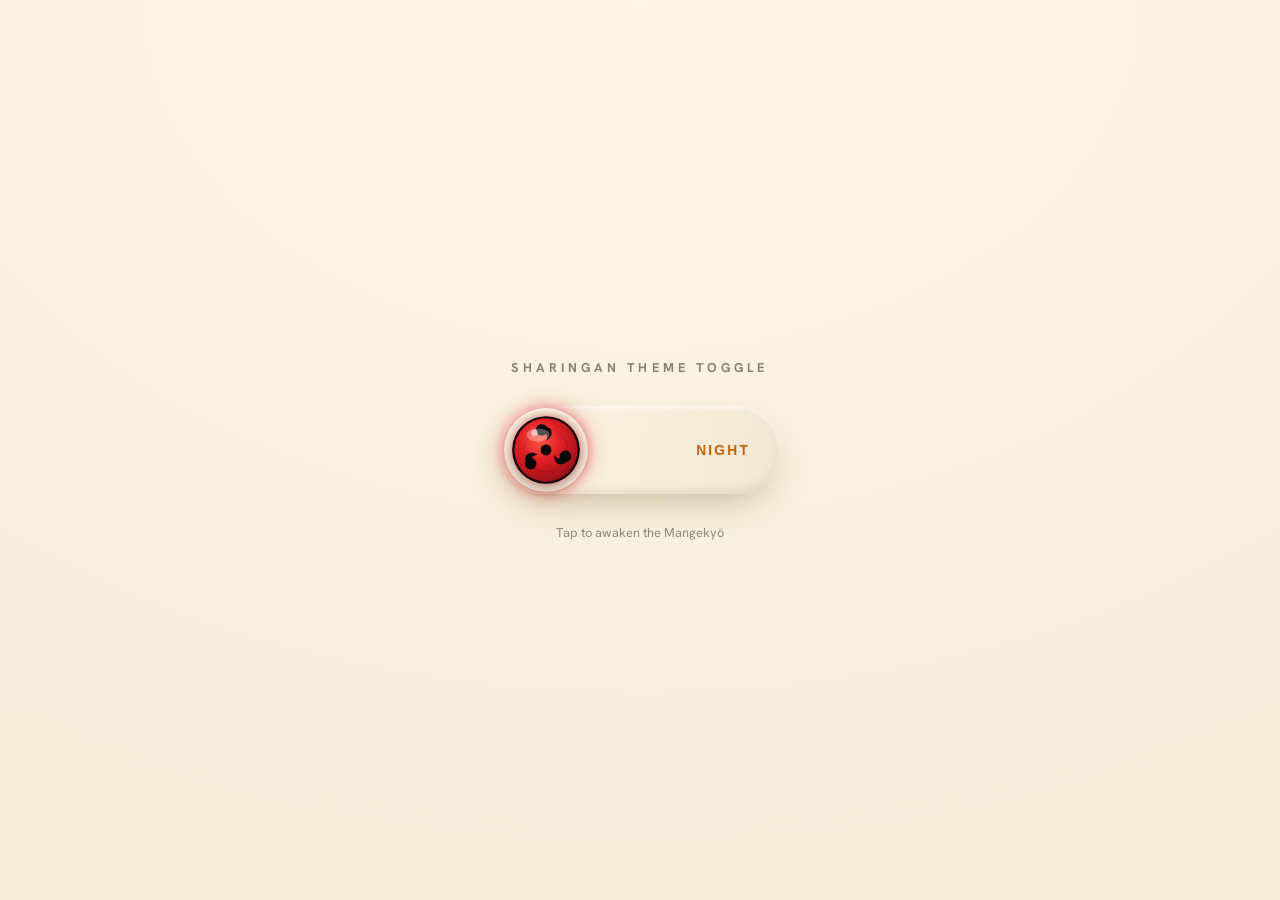
<file: Website Features/Toggle Button/Sharingan format/sharingan-toggle.html>
<!DOCTYPE html>
<html lang="en">
<head>
<meta charset="UTF-8" />
<meta name="viewport" content="width=device-width, initial-scale=1.0" />
<title>Sharingan Theme Toggle — standalone component</title>
<!--
  Self-contained Sharingan Day/Night theme toggle.
  3-tomoe Sharingan (Day) ⇄ six-point Mangekyō (Night).
  Idle rotation uses SVG <animateTransform> so it spins on mobile Safari too.
  Drop this file anywhere; it runs on its own.
-->
<link rel="preconnect" href="https://fonts.googleapis.com" />
<link rel="preconnect" href="https://fonts.gstatic.com" crossorigin />
<link href="https://fonts.googleapis.com/css2?family=Hanken+Grotesk:wght@400;600;700&display=swap" rel="stylesheet" />
<style>
:root{--ease:cubic-bezier(.22,1,.36,1);--tw:280px;--th:88px;--thumb:72px;--rest-l:10px;}
*{box-sizing:border-box;}
html,body{height:100%;}
body{margin:0;font-family:"Hanken Grotesk",system-ui,-apple-system,sans-serif;color:#2A241D;
  display:flex;flex-direction:column;align-items:center;justify-content:center;gap:30px;
  background:radial-gradient(120% 120% at 50% 0%, #FDF6E6, #F3EBD8);transition:background .7s var(--ease),color .7s var(--ease);
  -webkit-font-smoothing:antialiased;overflow:hidden;}
body.night{color:#EAE3D6;background:radial-gradient(120% 120% at 50% 0%, #181210, #20180F);}
.stage-title{font-size:.8rem;letter-spacing:.32em;text-transform:uppercase;opacity:.55;font-weight:700;margin:0;}
.hint{font-size:.8rem;opacity:.5;margin:0;}

/* ── Toggle ─────────────────────────────────────────── */
.sh-toggle{position:relative;width:var(--tw);height:var(--th);border:0;padding:0;cursor:pointer;border-radius:999px;
  background:linear-gradient(100deg,#FDF6E6,#F1E7D2);
  box-shadow:inset 0 2px 4px rgba(255,255,255,.85),inset 0 -3px 8px rgba(150,120,70,.18),0 16px 38px -14px rgba(120,90,40,.45);
  transition:background .7s var(--ease),box-shadow .7s var(--ease);outline:none;-webkit-tap-highlight-color:transparent;}
body.night .sh-toggle{background:linear-gradient(100deg,#150E09,#251A11);
  box-shadow:inset 0 2px 6px rgba(255,236,210,.05),inset 0 -2px 8px rgba(0,0,0,.6),0 0 24px rgba(226,30,37,.28),0 20px 46px -16px rgba(0,0,0,.85);}
.sh-toggle:focus-visible{outline:3px solid rgba(226,30,37,.5);outline-offset:4px;}

/* Day / Night word — shows the target state, opposite the eye */
.sh-word{position:absolute;top:50%;transform:translateY(-50%);font-weight:700;font-size:.86rem;letter-spacing:.16em;
  text-transform:uppercase;color:#C2620C;transition:opacity .4s var(--ease);pointer-events:none;}
.wd-day{left:30px;opacity:0;}
.wd-night{right:30px;opacity:1;}
body.night .wd-day{opacity:1;color:#F0A24A;}
body.night .wd-night{opacity:0;}

.sh-thumb{position:absolute;top:calc((var(--th) - var(--thumb))/2);left:var(--rest-l);width:var(--thumb);height:var(--thumb);
  transition:left .6s var(--ease),transform .25s var(--ease);}
body.night .sh-thumb{left:calc(var(--tw) - var(--thumb) - var(--rest-l));}
.sh-toggle:hover .sh-thumb{transform:scale(1.06);}
.sh-toggle:active .sh-thumb{transform:scale(.95);}

.sh-chakra{position:absolute;inset:-6px;border-radius:50%;pointer-events:none;
  box-shadow:0 0 12px rgba(226,30,37,.5),0 0 28px rgba(226,30,37,.26);transition:box-shadow .6s var(--ease);}
body.night .sh-chakra{box-shadow:0 0 16px rgba(226,30,37,.55),0 0 38px rgba(226,30,37,.3);animation:shBreathe 4.5s ease-in-out infinite;}
@keyframes shBreathe{0%,100%{box-shadow:0 0 12px rgba(226,30,37,.4),0 0 26px rgba(226,30,37,.2);}50%{box-shadow:0 0 22px rgba(226,30,37,.8),0 0 58px rgba(226,30,37,.44);}}

.sh-pulse{position:absolute;inset:0;border-radius:50%;border:2px solid rgba(226,30,37,.7);opacity:0;pointer-events:none;}
.sh-toggle.awaken .sh-pulse{animation:shPulse .7s ease-out;}
@keyframes shPulse{0%{opacity:.8;transform:scale(.7);}100%{opacity:0;transform:scale(2.3);}}

.sh-eye{width:100%;height:100%;display:block;transform-origin:center;
  filter:drop-shadow(0 0 5px rgba(226,30,37,.5)) drop-shadow(0 3px 7px rgba(0,0,0,.3));transition:filter .3s ease;}
.sh-toggle.awaken .sh-eye{animation:shSpin .62s var(--ease);}
@keyframes shSpin{0%{transform:rotate(0) scale(1);}55%{transform:rotate(210deg) scale(1.12);}100%{transform:rotate(360deg) scale(1);}}
.sh-toggle:hover .sh-chakra{box-shadow:0 0 18px rgba(226,30,37,.85),0 0 46px rgba(226,30,37,.5);}
.sh-toggle:hover .sh-eye{filter:drop-shadow(0 0 10px rgba(226,30,37,.95)) drop-shadow(0 3px 7px rgba(0,0,0,.3));}

.iris-night{opacity:0;transition:opacity .55s var(--ease);}
body.night .iris-night{opacity:1;}
.sh-tomoe{opacity:1;transition:opacity .45s var(--ease);}
body.night .sh-tomoe{opacity:0;}
.sh-mang{opacity:0;transition:opacity .5s var(--ease);}
body.night .sh-mang{opacity:1;}
.sh-gloss{transition:opacity .5s var(--ease);}
body.night .sh-gloss{opacity:.4;}

.sh-lid{position:absolute;inset:0;border-radius:50%;background:#0a0a0a;transform:scaleY(0);transform-origin:center;pointer-events:none;}
.sh-toggle.awaken .sh-lid{animation:shBlink .42s ease .08s;}
@keyframes shBlink{0%{transform:scaleY(0);}45%{transform:scaleY(1);}100%{transform:scaleY(0);}}

@media (prefers-reduced-motion:reduce){
  body,.sh-toggle,.sh-thumb,.sh-tomoe,.sh-mang,.iris-night,.sh-word{transition-duration:.18s;}
  .sh-toggle.awaken .sh-eye,.sh-toggle.awaken .sh-lid,.sh-toggle.awaken .sh-pulse,body.night .sh-chakra{animation:none;}
}
@media (max-width:420px){
  :root{--tw:220px;--th:70px;--thumb:58px;--rest-l:8px;}
  .sh-word{font-size:.72rem;}.wd-day{left:22px;}.wd-night{right:22px;}
}
</style>
</head>
<body>
  <p class="stage-title">Sharingan Theme Toggle</p>

  <button class="sh-toggle" id="shTog" role="switch" aria-checked="false" aria-label="Switch to dark mode">
    <span class="sh-word wd-day" aria-hidden="true">Day</span>
    <span class="sh-word wd-night" aria-hidden="true">Night</span>
    <span class="sh-thumb">
      <span class="sh-chakra"></span><span class="sh-pulse"></span>
      <svg class="sh-eye" viewBox="0 0 100 100" aria-hidden="true">
        <defs>
          <radialGradient id="irisD" cx="40%" cy="34%" r="78%"><stop offset="0%" stop-color="#ff5a47"/><stop offset="42%" stop-color="#e01e25"/><stop offset="100%" stop-color="#8a0e14"/></radialGradient>
          <radialGradient id="irisN" cx="42%" cy="38%" r="80%"><stop offset="0%" stop-color="#3a0809"/><stop offset="55%" stop-color="#1a0305"/><stop offset="100%" stop-color="#070102"/></radialGradient>
          <radialGradient id="mangG" cx="50%" cy="45%" r="66%"><stop offset="0%" stop-color="#f23a2c"/><stop offset="100%" stop-color="#9e0f17"/></radialGradient>
          <g id="tomoe"><circle cx="50" cy="21.5" r="8"/><path d="M58,19 C66.5,23.5 63.5,34.5 53,37 C57,32 56.5,26.5 49.5,24 Z"/></g>
          <path id="mpetal" d="M50,11 C64,32 64,68 50,89 C36,68 36,32 50,11 Z"/>
        </defs>
        <circle cx="50" cy="50" r="47" fill="#150307"/>
        <circle cx="50" cy="50" r="44" fill="url(#irisD)"/>
        <circle cx="50" cy="50" r="30" fill="none" stroke="rgba(0,0,0,.16)" stroke-width="1.1"/>
        <circle class="iris-night" cx="50" cy="50" r="44" fill="url(#irisN)"/>
        <g class="sh-tomoe" fill="#080808">
          <animateTransform attributeName="transform" attributeType="XML" type="rotate" from="0 50 50" to="360 50 50" dur="3.5s" repeatCount="indefinite"/>
          <use href="#tomoe"/>
          <use href="#tomoe" transform="rotate(120 50 50)"/>
          <use href="#tomoe" transform="rotate(240 50 50)"/>
        </g>
        <g class="sh-mang">
          <animateTransform attributeName="transform" attributeType="XML" type="rotate" from="0 50 50" to="360 50 50" dur="11s" repeatCount="indefinite"/>
          <use href="#mpetal" fill="url(#mangG)" stroke="#0a0a0a" stroke-width="2.4"/>
          <use href="#mpetal" fill="url(#mangG)" stroke="#0a0a0a" stroke-width="2.4" transform="rotate(60 50 50)"/>
          <use href="#mpetal" fill="url(#mangG)" stroke="#0a0a0a" stroke-width="2.4" transform="rotate(120 50 50)"/>
        </g>
        <circle cx="50" cy="50" r="7.5" fill="#060606"/>
        <g class="sh-gloss"><ellipse cx="39" cy="29" rx="16" ry="9" fill="#ffffff" opacity="0.30"/><circle cx="34" cy="26" r="4.5" fill="#ffffff" opacity="0.55"/></g>
      </svg>
      <span class="sh-lid"></span>
    </span>
  </button>

  <p class="hint" id="hint">Tap to awaken the Mangekyō</p>

<script>
(function(){
  var tog=document.getElementById("shTog"),hint=document.getElementById("hint");
  var reduce=matchMedia("(prefers-reduced-motion: reduce)").matches,busy=false;
  function setNight(on){
    document.body.classList.toggle("night",on);
    tog.setAttribute("aria-checked",String(on));
    tog.setAttribute("aria-label",on?"Switch to light mode":"Switch to dark mode");
    if(hint)hint.textContent=on?"Mangekyō active — tap to return to Day":"Tap to awaken the Mangekyō";
  }
  tog.addEventListener("click",function(){
    var goNight=!document.body.classList.contains("night");
    if(!reduce&&!busy){busy=true;tog.classList.remove("awaken");void tog.offsetWidth;tog.classList.add("awaken");
      setTimeout(function(){tog.classList.remove("awaken");busy=false;},780);}
    setNight(goNight);
    try{if(navigator.vibrate)navigator.vibrate(15);}catch(e){}
    try{localStorage.setItem("sh-theme",goNight?"night":"day");}catch(e){}
  });
  try{if(localStorage.getItem("sh-theme")==="night")setNight(true);}catch(e){}
})();
</script>
</body>
</html>
</file>
<file: assets/css/styles.css>
/* =============================================================
   Azhar Saeed Alvi — portfolio
   Warm-editorial system · Fraunces + Hanken Grotesk
   Hand-built, no framework. Light (paper) is the default;
   "dusk" is the warm dark variant.
   ============================================================= */

/* ── Tokens ───────────────────────────────────────────────── */
:root{
  --bg:#FAF6EF;
  --bg-2:#F2EADC;
  --ink:#2A241D;
  --ink-soft:#766B5C;
  --ink-faint:#A89C89;
  --card:#FFFFFF;
  --card-2:#FBF7F0;
  --line:#ECE2D2;
  --line-strong:#D8CCB8;
  --accent:#F6821F;
  --accent-dark:#D2660A;
  --accent-soft:#FCEBD7;
  --ok:#3F8F4F;
  --term-bg:#211A14;
  --term-ink:#EDE2D2;
  --term-dim:#9C8B76;

  --shadow-sm:0 1px 2px rgba(60,45,25,.05);
  --shadow:0 1px 2px rgba(60,45,25,.04), 0 14px 34px -16px rgba(80,55,20,.18);
  --shadow-lg:0 2px 4px rgba(60,45,25,.05), 0 30px 60px -24px rgba(80,55,20,.26);

  --serif:"Fraunces", Georgia, "Times New Roman", serif;
  --sans:"Hanken Grotesk", ui-sans-serif, system-ui, -apple-system, "Segoe UI", Roboto, sans-serif;
  --mono:"JetBrains Mono", ui-monospace, "SF Mono", Menlo, Consolas, monospace;

  --maxw:1080px;
  --radius:18px;
  --radius-sm:12px;
  --ease:cubic-bezier(.22,.61,.36,1);
}

[data-theme="dark"]{
  --bg:#181210;
  --bg-2:#20180F;
  --ink:#F3EBDD;
  --ink-soft:#C6B7A2;
  --ink-faint:#8C7B66;
  --card:#221A12;
  --card-2:#271E15;
  --line:rgba(255,236,210,.09);
  --line-strong:rgba(255,236,210,.16);
  --accent:#FB9B43;
  --accent-dark:#F6821F;
  --accent-soft:#3A2A18;
  --ok:#73C083;
  --term-bg:#0F0B08;
  --term-ink:#EDE2D2;
  --term-dim:#917F69;
  --shadow:0 1px 2px rgba(0,0,0,.3), 0 16px 40px -18px rgba(0,0,0,.6);
  --shadow-lg:0 2px 6px rgba(0,0,0,.35), 0 34px 70px -26px rgba(0,0,0,.7);
}

*,*::before,*::after{box-sizing:border-box;margin:0;padding:0;}
html{scroll-behavior:smooth;-webkit-text-size-adjust:100%;}
@media (prefers-reduced-motion:reduce){html{scroll-behavior:auto;}}

body{
  font-family:var(--sans);
  color:var(--ink);
  background:
    radial-gradient(1200px 460px at 82% -10%, rgba(246,130,31,.13), transparent 60%),
    radial-gradient(900px 380px at -8% 2%, rgba(246,130,31,.06), transparent 55%),
    linear-gradient(180deg, var(--bg) 0%, var(--bg-2) 100%);
  background-attachment:fixed;
  line-height:1.6;
  font-size:16px;
  -webkit-font-smoothing:antialiased;
  text-rendering:optimizeLegibility;
  overflow-x:hidden;
}

/* paper grain — fades down the page */
body::before{
  content:"";position:fixed;inset:0;z-index:0;pointer-events:none;opacity:.5;
  background-image:radial-gradient(rgba(120,100,70,.10) 1px, transparent 1px);
  background-size:23px 23px;
  -webkit-mask-image:linear-gradient(180deg, rgba(0,0,0,.55), transparent 70%);
  mask-image:linear-gradient(180deg, rgba(0,0,0,.55), transparent 70%);
}
[data-theme="dark"] body::before{opacity:.35;background-image:radial-gradient(rgba(255,220,170,.06) 1px, transparent 1px);}

a{color:inherit;text-decoration:none;}
img{display:block;max-width:100%;}
ul{list-style:none;}
::selection{background:var(--accent-soft);color:var(--accent-dark);}

::-webkit-scrollbar{width:11px;}
::-webkit-scrollbar-track{background:transparent;}
::-webkit-scrollbar-thumb{background:var(--line-strong);border-radius:99px;border:3px solid var(--bg);}
::-webkit-scrollbar-thumb:hover{background:var(--accent);}

.container{max-width:var(--maxw);margin:0 auto;padding:0 clamp(20px,5vw,40px);position:relative;z-index:1;}

/* ── Skip link ────────────────────────────────────────────── */
.skip-link{position:absolute;left:-999px;top:-999px;background:var(--accent);color:#fff;
  padding:.6rem 1rem;border-radius:8px;font-weight:600;z-index:9999;}
.skip-link:focus{left:1rem;top:1rem;}

/* ── Scroll progress ──────────────────────────────────────── */
.topline{position:fixed;top:0;left:0;height:3px;width:0;z-index:120;
  background:linear-gradient(90deg,var(--accent),var(--accent-dark));
  box-shadow:0 0 12px rgba(246,130,31,.5);transition:width .12s linear;}

/* ── Nav ──────────────────────────────────────────────────── */
nav{position:fixed;top:0;left:0;right:0;z-index:100;
  background:color-mix(in srgb, var(--bg) 78%, transparent);
  backdrop-filter:blur(14px) saturate(1.3);-webkit-backdrop-filter:blur(14px) saturate(1.3);
  border-bottom:1px solid transparent;transition:border-color .3s, background .3s;}
nav.scrolled{border-bottom-color:var(--line);}
.nav-inner{display:flex;align-items:center;justify-content:space-between;height:66px;}

.nav-logo{font-family:var(--serif);font-weight:600;font-size:1.32rem;letter-spacing:-.01em;display:inline-flex;align-items:center;gap:.5rem;}
.nav-logo .dot{width:9px;height:9px;border-radius:50%;background:var(--accent);box-shadow:0 0 0 4px var(--accent-soft);}

.nav-links{display:flex;gap:1.9rem;align-items:center;}
.nav-links a{font-size:.9rem;font-weight:500;color:var(--ink-soft);transition:color .2s;position:relative;}
.nav-links a:not(.nav-cta)::after{content:"";position:absolute;left:0;right:100%;bottom:-5px;height:2px;
  background:var(--accent);border-radius:2px;transition:right .25s var(--ease);}
.nav-links a:not(.nav-cta):hover{color:var(--ink);}
.nav-links a:not(.nav-cta):hover::after,.nav-links a.active::after{right:0;}
.nav-links a.active{color:var(--ink);}

.nav-cta{display:inline-flex;align-items:center;gap:.45rem;background:var(--ink);color:var(--bg)!important;
  padding:.5rem 1.05rem;border-radius:99px;font-size:.86rem;font-weight:600;
  transition:transform .2s var(--ease), background .2s;}
.nav-cta:hover{transform:translateY(-1px);background:var(--accent-dark);color:#fff!important;}

.icon-btn{background:transparent;border:1px solid var(--line-strong);color:var(--ink);
  width:40px;height:40px;border-radius:50%;cursor:pointer;display:grid;place-items:center;
  transition:.2s var(--ease);font-size:.95rem;}
.icon-btn:hover{border-color:var(--accent);color:var(--accent-dark);transform:translateY(-1px);}
.icon-btn canvas{display:block;width:22px;height:22px;}
.nav-tools{display:flex;align-items:center;gap:.6rem;}

.hamburger{display:none;flex-direction:column;gap:5px;background:none;border:none;cursor:pointer;padding:6px;}
.hamburger span{display:block;width:23px;height:2px;background:var(--ink);border-radius:2px;transition:.25s var(--ease);}
.hamburger[aria-expanded="true"] span:nth-child(1){transform:translateY(7px) rotate(45deg);}
.hamburger[aria-expanded="true"] span:nth-child(2){opacity:0;}
.hamburger[aria-expanded="true"] span:nth-child(3){transform:translateY(-7px) rotate(-45deg);}

/* ── Sharingan theme toggle (footer) ──────────────────────── */
.sh-toggle{--tw:138px;--th:42px;--thumb:34px;--rest-l:6px;
  position:relative;width:var(--tw);height:var(--th);border:0;padding:0;cursor:pointer;border-radius:999px;flex:none;
  background:var(--card-2);border:1px solid var(--line);box-shadow:var(--shadow-sm);
  transition:background .5s var(--ease),border-color .5s var(--ease),box-shadow .5s var(--ease);outline:none;-webkit-tap-highlight-color:transparent;}
[data-theme="dark"] .sh-toggle{box-shadow:var(--shadow-sm),0 0 16px rgba(226,30,37,.18);}
.sh-toggle:focus-visible{outline:3px solid color-mix(in srgb,var(--accent) 55%,transparent);outline-offset:3px;}
.sh-word{position:absolute;top:50%;transform:translateY(-50%);font-family:var(--sans);font-size:.7rem;font-weight:700;letter-spacing:.14em;text-transform:uppercase;color:var(--accent-dark);transition:opacity .4s var(--ease);pointer-events:none;}
.wd-day{left:16px;opacity:0;}
.wd-night{right:16px;opacity:1;}
[data-theme="dark"] .wd-day{opacity:1;}
[data-theme="dark"] .wd-night{opacity:0;}
.sh-thumb{position:absolute;top:calc((var(--th) - var(--thumb))/2);left:var(--rest-l);width:var(--thumb);height:var(--thumb);transition:left .55s var(--ease),transform .25s var(--ease);}
[data-theme="dark"] .sh-thumb{left:calc(var(--tw) - var(--thumb) - var(--rest-l));}
.sh-toggle:hover .sh-thumb{transform:scale(1.08);}
.sh-toggle:active .sh-thumb{transform:scale(.94);}
.sh-chakra{position:absolute;inset:-4px;border-radius:50%;pointer-events:none;box-shadow:0 0 7px rgba(226,30,37,.3),0 0 16px rgba(226,30,37,.15);transition:box-shadow .5s var(--ease);}
[data-theme="dark"] .sh-chakra{box-shadow:0 0 11px rgba(226,30,37,.5),0 0 24px rgba(226,30,37,.26);animation:shBreathe 4.5s ease-in-out infinite;}
@keyframes shBreathe{0%,100%{box-shadow:0 0 9px rgba(226,30,37,.4),0 0 18px rgba(226,30,37,.2);}50%{box-shadow:0 0 16px rgba(226,30,37,.75),0 0 38px rgba(226,30,37,.4);}}
.sh-pulse{position:absolute;inset:0;border-radius:50%;border:2px solid rgba(226,30,37,.65);opacity:0;pointer-events:none;}
.sh-toggle.awaken .sh-pulse{animation:shPulse .7s ease-out;}
@keyframes shPulse{0%{opacity:.75;transform:scale(.7);}100%{opacity:0;transform:scale(2.2);}}
.sh-eye{width:100%;height:100%;display:block;transform-origin:center;filter:drop-shadow(0 0 4px rgba(226,30,37,.4)) drop-shadow(0 2px 4px rgba(0,0,0,.28));transition:filter .3s ease;}
.sh-toggle.awaken .sh-eye{animation:shSpin .62s var(--ease);}
@keyframes shSpin{0%{transform:rotate(0) scale(1);}55%{transform:rotate(210deg) scale(1.12);}100%{transform:rotate(360deg) scale(1);}}
.sh-eye g{transform-box:view-box;transform-origin:50px 50px;}
@keyframes shEyeSpin{to{transform:rotate(360deg);}}
/* idle rotation uses SVG <animateTransform> in index.html — reliable on mobile Safari */
.sh-toggle:hover .sh-tomoe-spin{animation-duration:.85s;}
.sh-toggle:hover .sh-mang-spin{animation-duration:3s;}
.sh-toggle:hover .sh-chakra{box-shadow:0 0 13px rgba(226,30,37,.75),0 0 32px rgba(226,30,37,.42);}
.sh-toggle:hover .sh-eye{filter:drop-shadow(0 0 8px rgba(226,30,37,.9)) drop-shadow(0 2px 4px rgba(0,0,0,.28));}
.iris-night{opacity:0;transition:opacity .55s var(--ease);}
[data-theme="dark"] .iris-night{opacity:1;}
.sh-tomoe{opacity:1;transition:opacity .45s var(--ease),transform .55s var(--ease);}
[data-theme="dark"] .sh-tomoe{opacity:0;transform:scale(.25);}
.sh-mang{opacity:0;transform:scale(.35);transition:opacity .5s var(--ease),transform .6s var(--ease);}
[data-theme="dark"] .sh-mang{opacity:1;transform:none;}
.sh-gloss{transition:opacity .5s var(--ease);}
[data-theme="dark"] .sh-gloss{opacity:.4;}
.sh-lid{position:absolute;inset:0;border-radius:50%;background:#0a0a0a;transform:scaleY(0);transform-origin:center;pointer-events:none;}
.sh-toggle.awaken .sh-lid{animation:shBlink .42s ease .08s;}
@keyframes shBlink{0%{transform:scaleY(0);}45%{transform:scaleY(1);}100%{transform:scaleY(0);}}
@media (prefers-reduced-motion:reduce){
  .sh-toggle,.sh-thumb,.sh-tomoe,.sh-mang,.iris-night,.sh-word{transition-duration:.18s;}
  .sh-toggle.awaken .sh-eye,.sh-toggle.awaken .sh-lid,.sh-toggle.awaken .sh-pulse,[data-theme="dark"] .sh-chakra,.sh-tomoe-spin,.sh-mang-spin{animation:none;}
}

/* ── Section primitives ───────────────────────────────────── */
section{padding:clamp(64px,9vw,108px) 0;position:relative;}
.kicker{display:inline-flex;align-items:center;gap:.55rem;font-size:.72rem;font-weight:700;
  letter-spacing:.18em;text-transform:uppercase;color:var(--accent-dark);margin-bottom:1rem;}
.kicker::before{content:"";width:22px;height:2px;background:var(--accent);border-radius:2px;}
.section-title{font-family:var(--serif);font-weight:600;font-size:clamp(1.9rem,4vw,2.7rem);
  line-height:1.08;letter-spacing:-.018em;margin-bottom:.7rem;}
.section-title em{font-style:italic;color:var(--accent-dark);}
.section-desc{color:var(--ink-soft);max-width:54ch;font-size:1.04rem;}
.section-head{margin-bottom:clamp(2rem,5vw,3.2rem);}

/* ── Buttons ──────────────────────────────────────────────── */
.btn{display:inline-flex;align-items:center;gap:.55rem;font-weight:600;font-size:.95rem;
  padding:.78rem 1.5rem;border-radius:99px;cursor:pointer;border:1px solid transparent;
  transition:transform .2s var(--ease), box-shadow .2s var(--ease), background .2s, border-color .2s;}
.btn-primary{background:var(--accent);color:#fff;box-shadow:0 10px 22px -10px rgba(246,130,31,.7);}
.btn-primary:hover{transform:translateY(-2px);box-shadow:0 16px 30px -10px rgba(246,130,31,.8);background:var(--accent-dark);}
.btn-ghost{background:transparent;border-color:var(--line-strong);color:var(--ink);}
.btn-ghost:hover{transform:translateY(-2px);border-color:var(--accent);color:var(--accent-dark);background:var(--card);}

/* ── Hero ─────────────────────────────────────────────────── */
#home{padding-top:clamp(120px,16vh,168px);padding-bottom:clamp(48px,7vw,84px);}
.hero-grid{display:grid;grid-template-columns:1.35fr .85fr;gap:clamp(2rem,5vw,4.5rem);align-items:center;}
.status{display:inline-flex;align-items:center;gap:.5rem;font-size:.8rem;font-weight:600;color:var(--ok);
  background:color-mix(in srgb,var(--ok) 12%, transparent);border:1px solid color-mix(in srgb,var(--ok) 28%, transparent);
  padding:.32rem .85rem;border-radius:99px;margin-bottom:1.4rem;}
.status .pip{width:7px;height:7px;border-radius:50%;background:var(--ok);position:relative;}
.status .pip::after{content:"";position:absolute;inset:-4px;border-radius:50%;background:var(--ok);opacity:.4;animation:ping 2.4s var(--ease) infinite;}
@keyframes ping{0%{transform:scale(.6);opacity:.5;}80%,100%{transform:scale(2.2);opacity:0;}}

.hero-title{font-family:var(--serif);font-weight:600;font-size:clamp(2.7rem,7vw,4.6rem);
  line-height:1.0;letter-spacing:-.025em;margin-bottom:1.25rem;}
.hero-title .line{display:block;}
.hero-title em{font-style:italic;color:var(--accent-dark);}
.hero-sub{font-size:clamp(1.05rem,2vw,1.22rem);color:var(--ink-soft);max-width:46ch;margin-bottom:1.7rem;line-height:1.55;}
.hero-sub b{color:var(--ink);font-weight:600;}
.hero-actions{display:flex;gap:.85rem;flex-wrap:wrap;align-items:center;}
.hero-meta{margin-top:1.8rem;display:flex;gap:1.4rem;flex-wrap:wrap;align-items:center;color:var(--ink-faint);font-size:.9rem;}
.hero-meta .sep{width:4px;height:4px;border-radius:50%;background:var(--line-strong);}
.hero-socials{display:flex;gap:.6rem;}
.hero-socials a{width:42px;height:42px;border:1px solid var(--line-strong);border-radius:50%;
  display:grid;place-items:center;color:var(--ink-soft);font-size:1.02rem;transition:.2s var(--ease);}
.hero-socials a:hover{color:#fff;background:var(--accent);border-color:var(--accent);transform:translateY(-2px);}

.hero-portrait{position:relative;justify-self:center;width:min(330px,80%);}
.hero-portrait img{width:100%;aspect-ratio:1;object-fit:cover;border-radius:26px;
  border:1px solid var(--line);box-shadow:var(--shadow-lg);position:relative;z-index:2;}
.hero-portrait .frame{position:absolute;inset:-14px;border-radius:32px;border:1.5px dashed var(--line-strong);z-index:1;}
.hero-portrait .frame::after{content:"";position:absolute;inset:0;border-radius:32px;
  background:conic-gradient(from 120deg, transparent, rgba(246,130,31,.18), transparent 55%);
  animation:spin 18s linear infinite;}
@keyframes spin{to{transform:rotate(360deg);}}
.hero-portrait .tag{position:absolute;z-index:3;background:var(--card);border:1px solid var(--line);
  box-shadow:var(--shadow);border-radius:12px;padding:.5rem .8rem;font-size:.78rem;font-weight:600;display:flex;align-items:center;gap:.45rem;}
.hero-portrait .tag i{color:var(--accent-dark);}
.hero-portrait .tag.t1{top:8%;left:-12%;}
.hero-portrait .tag.t2{bottom:10%;right:-10%;}
@media (prefers-reduced-motion:reduce){.hero-portrait .frame::after{animation:none;}}

/* ── About ────────────────────────────────────────────────── */
.about-grid{display:grid;grid-template-columns:1fr;gap:2.4rem;max-width:880px;}
.about-lead{font-family:var(--serif);font-weight:400;font-size:clamp(1.3rem,2.6vw,1.7rem);
  line-height:1.4;letter-spacing:-.01em;color:var(--ink);}
.about-lead b{color:var(--accent-dark);font-weight:600;}
.about-body{color:var(--ink-soft);font-size:1.05rem;line-height:1.75;max-width:62ch;}
.about-body p+p{margin-top:1rem;}
.stats{display:grid;grid-template-columns:repeat(auto-fit,minmax(150px,1fr));gap:1rem;margin-top:.6rem;}
.stat{background:var(--card);border:1px solid var(--line);border-radius:var(--radius-sm);padding:1.3rem 1.1rem;box-shadow:var(--shadow-sm);}
.stat .n{font-family:var(--serif);font-weight:600;font-size:1.9rem;line-height:1;color:var(--accent-dark);letter-spacing:-.02em;}
.stat .l{font-size:.82rem;color:var(--ink-soft);margin-top:.4rem;line-height:1.35;}

/* ── Toolkit ──────────────────────────────────────────────── */
.toolkit{display:grid;grid-template-columns:repeat(2,1fr);gap:1.1rem;}
.tk-card{background:var(--card);border:1px solid var(--line);border-radius:var(--radius);
  padding:1.5rem 1.6rem;box-shadow:var(--shadow-sm);transition:transform .25s var(--ease), box-shadow .25s var(--ease), border-color .25s;}
.tk-card:hover{transform:translateY(-3px);box-shadow:var(--shadow);border-color:var(--line-strong);}
.tk-card h3{font-family:var(--serif);font-weight:600;font-size:1.18rem;display:flex;align-items:center;gap:.6rem;margin-bottom:.4rem;}
.tk-card h3 i{color:var(--accent-dark);font-size:1rem;width:34px;height:34px;display:grid;place-items:center;
  background:var(--accent-soft);border-radius:9px;}
.tk-card p{color:var(--ink-faint);font-size:.86rem;margin-bottom:1rem;}
.chips{display:flex;flex-wrap:wrap;gap:.4rem;}
.chip{font-size:.78rem;font-weight:500;color:var(--ink-soft);background:var(--bg-2);
  border:1px solid var(--line);border-radius:99px;padding:.28rem .7rem;transition:.18s var(--ease);}
.tk-card:hover .chip{border-color:var(--line-strong);}
.chip:hover{color:var(--accent-dark);border-color:var(--accent);background:var(--accent-soft);}

/* ── Flow diagram ─────────────────────────────────────────── */
#flow{overflow:hidden;}
.flow-wrap{background:
    radial-gradient(700px 280px at 50% 0%, var(--accent-soft), transparent 70%),
    var(--card);
  border:1px solid var(--line);border-radius:var(--radius);box-shadow:var(--shadow);
  padding:clamp(1.2rem,3vw,2rem);}
.flow-cap{display:flex;justify-content:space-between;align-items:baseline;gap:1rem;flex-wrap:wrap;margin-bottom:.4rem;}
.flow-cap .t{font-family:var(--serif);font-weight:600;font-size:1.1rem;}
.flow-cap .s{font-size:.82rem;color:var(--ink-faint);font-family:var(--mono);}
.flow-svg{width:100%;height:auto;display:block;}
.flow-legend{display:flex;gap:1.3rem;flex-wrap:wrap;margin-top:.8rem;font-size:.82rem;color:var(--ink-soft);}
.flow-legend span{display:inline-flex;align-items:center;gap:.45rem;}
.flow-legend i{width:10px;height:10px;border-radius:3px;display:inline-block;}

/* svg node + text styling driven by currentColor / vars */
.fl-node{fill:var(--card);stroke:var(--line-strong);}
.fl-hub{fill:var(--accent);stroke:var(--accent-dark);}
.fl-label{fill:var(--ink);font-family:var(--sans);font-weight:600;font-size:13px;}
.fl-hub-label{fill:#fff;font-family:var(--serif);font-weight:600;font-size:15px;}
.fl-sub{fill:var(--ink-faint);font-family:var(--mono);font-size:10px;}
.fl-edge{stroke:var(--line-strong);stroke-width:1.6;fill:none;}
.fl-packet{fill:var(--accent-dark);}
.fl-packet.alt{fill:var(--ok);}

/* ── Projects ─────────────────────────────────────────────── */
.projects{display:grid;grid-template-columns:repeat(2,1fr);gap:1.2rem;}
.proj{position:relative;display:flex;flex-direction:column;background:var(--card);border:1px solid var(--line);
  border-radius:var(--radius);padding:1.6rem 1.6rem 1.4rem;box-shadow:var(--shadow-sm);overflow:hidden;
  transition:transform .25s var(--ease), box-shadow .25s var(--ease), border-color .25s;}
.proj::before{content:"";position:absolute;left:0;top:0;bottom:0;width:3px;background:linear-gradient(var(--accent),var(--accent-dark));
  transform:scaleY(0);transform-origin:top;transition:transform .3s var(--ease);}
.proj:hover{transform:translateY(-4px);box-shadow:var(--shadow);border-color:var(--line-strong);}
.proj:hover::before{transform:scaleY(1);}
.proj.featured{grid-column:1 / -1;background:
    radial-gradient(600px 200px at 100% 0%, var(--accent-soft), transparent 60%), var(--card);}
.proj-top{display:flex;justify-content:space-between;align-items:flex-start;gap:1rem;margin-bottom:.6rem;}
.proj h3{font-family:var(--serif);font-weight:600;font-size:1.24rem;letter-spacing:-.01em;}
.proj .badge{flex:none;font-size:.7rem;font-weight:700;letter-spacing:.06em;text-transform:uppercase;
  color:var(--accent-dark);background:var(--accent-soft);border:1px solid #F4D6B0;border-radius:99px;padding:.25rem .6rem;}
[data-theme="dark"] .proj .badge{border-color:var(--line-strong);}
.proj .role{font-size:.82rem;color:var(--ink-faint);font-family:var(--mono);margin-bottom:.7rem;}
.proj p.desc{color:var(--ink-soft);font-size:.96rem;line-height:1.6;margin-bottom:1rem;flex:1;}
.proj p.desc b{color:var(--ink);font-weight:600;}
.proj .tags{display:flex;flex-wrap:wrap;gap:.4rem;}
.proj .tags span{font-size:.74rem;font-family:var(--mono);color:var(--ink-soft);
  border:1px solid var(--line);border-radius:6px;padding:.18rem .5rem;}
.note-ai{display:inline-flex;align-items:center;gap:.4rem;font-size:.78rem;color:var(--ink-faint);margin-top:.9rem;}
.note-ai i{color:var(--accent-dark);}

/* ── Timeline / experience ────────────────────────────────── */
.tabs{display:inline-flex;gap:.3rem;background:var(--card);border:1px solid var(--line);
  border-radius:99px;padding:.3rem;margin-bottom:2.4rem;box-shadow:var(--shadow-sm);}
.tab-btn{padding:.5rem 1.2rem;border-radius:99px;border:none;background:transparent;color:var(--ink-soft);
  font-family:var(--sans);font-size:.9rem;font-weight:600;cursor:pointer;display:inline-flex;align-items:center;gap:.5rem;transition:.2s var(--ease);}
.tab-btn.active{background:var(--ink);color:var(--bg);}
.tab-panel{display:none;}
.tab-panel.active{display:block;animation:fadeUp .5s var(--ease);}
@keyframes fadeUp{from{opacity:0;transform:translateY(10px);}to{opacity:1;transform:none;}}

.timeline{position:relative;padding-left:2.2rem;max-width:760px;}
.timeline::before{content:"";position:absolute;left:7px;top:8px;bottom:8px;width:2px;
  background:linear-gradient(var(--line-strong),transparent);}
.tl-item{position:relative;margin-bottom:1.5rem;}
.tl-item:last-child{margin-bottom:0;}
.tl-dot{position:absolute;left:-2.2rem;top:6px;width:16px;height:16px;border-radius:50%;
  background:var(--bg);border:3px solid var(--accent);box-shadow:0 0 0 4px var(--bg);}
.tl-card{background:var(--card);border:1px solid var(--line);border-radius:var(--radius-sm);
  padding:1.2rem 1.4rem;box-shadow:var(--shadow-sm);transition:transform .2s var(--ease), box-shadow .2s var(--ease);}
.tl-card:hover{transform:translateX(3px);box-shadow:var(--shadow);}
.tl-date{font-size:.76rem;font-weight:700;letter-spacing:.04em;color:var(--accent-dark);font-family:var(--mono);text-transform:uppercase;}
.tl-title{font-family:var(--serif);font-weight:600;font-size:1.12rem;margin:.25rem 0 .15rem;}
.tl-org{font-size:.9rem;color:var(--ink-soft);}
.tl-card ul{margin-top:.6rem;display:grid;gap:.3rem;}
.tl-card li{position:relative;padding-left:1.1rem;font-size:.9rem;color:var(--ink-soft);line-height:1.5;}
.tl-card li::before{content:"";position:absolute;left:0;top:.55em;width:5px;height:5px;border-radius:50%;background:var(--accent);}

/* ── Terminal ─────────────────────────────────────────────── */
.term-grid{display:grid;grid-template-columns:1fr;gap:1.2rem;}
.terminal{background:var(--term-bg);border:1px solid var(--line-strong);border-radius:var(--radius);
  box-shadow:var(--shadow-lg);overflow:hidden;font-family:var(--mono);}
.term-bar{display:flex;align-items:center;gap:.5rem;padding:.7rem 1rem;background:rgba(255,255,255,.04);
  border-bottom:1px solid rgba(255,255,255,.07);}
.term-dots{display:flex;gap:.45rem;}
.term-dots i{width:12px;height:12px;border-radius:50%;display:block;}
.term-dots i:nth-child(1){background:#ff5f57;}
.term-dots i:nth-child(2){background:#febc2e;}
.term-dots i:nth-child(3){background:#28c840;}
.term-title{color:var(--term-dim);font-size:.78rem;margin:0 auto;letter-spacing:.02em;}
.term-body{padding:1.1rem 1.2rem 1.3rem;height:clamp(330px,46vh,440px);overflow-y:auto;
  font-size:.88rem;line-height:1.65;color:var(--term-ink);}
.term-body::-webkit-scrollbar{width:8px;}
.term-body::-webkit-scrollbar-thumb{background:rgba(255,255,255,.14);border:2px solid var(--term-bg);}
.term-line{white-space:pre-wrap;word-break:break-word;}
.term-line.cmd{color:var(--term-ink);}
.term-prompt{color:var(--accent);}
.term-prompt .user{color:var(--ok);}
.term-prompt .path{color:#69a7e0;}
.t-accent{color:var(--accent);}
.t-dim{color:var(--term-dim);}
.t-ok{color:#28c840;}
.t-link{color:#69a7e0;text-decoration:underline;text-underline-offset:2px;}
.term-input-line{display:flex;align-items:baseline;gap:.5rem;}
.term-input-line .term-prompt{flex:none;}
#termInput{flex:1;background:transparent;border:none;outline:none;color:var(--term-ink);
  font-family:var(--mono);font-size:.88rem;caret-color:var(--accent);padding:0;}
.term-hint{color:var(--ink-faint);font-size:.82rem;text-align:center;font-family:var(--mono);}
.term-hint b{color:var(--ink-soft);font-weight:600;}
.term-hint .k{background:var(--card);border:1px solid var(--line-strong);border-bottom-width:2px;
  border-radius:5px;padding:.05rem .4rem;font-size:.74rem;color:var(--ink);}

/* ── Contact ──────────────────────────────────────────────── */
.contact-card{background:
    radial-gradient(600px 240px at 0% 0%, var(--accent-soft), transparent 60%), var(--card);
  border:1px solid var(--line);border-radius:var(--radius);box-shadow:var(--shadow);
  padding:clamp(1.8rem,4vw,3rem);display:grid;grid-template-columns:1.1fr 1fr;gap:2.5rem;align-items:center;}
.contact-card h2{font-family:var(--serif);font-weight:600;font-size:clamp(1.6rem,3vw,2.2rem);letter-spacing:-.015em;margin-bottom:.6rem;}
.contact-card h2 em{font-style:italic;color:var(--accent-dark);}
.contact-card p.lead{color:var(--ink-soft);font-size:1.02rem;margin-bottom:1.4rem;max-width:42ch;}
.contact-rows{display:grid;gap:.7rem;}
.crow{display:flex;align-items:center;gap:.9rem;padding:.7rem .9rem;border:1px solid var(--line);
  border-radius:var(--radius-sm);background:var(--card-2);transition:.2s var(--ease);}
.crow:hover{border-color:var(--accent);transform:translateX(2px);}
.crow .ic{width:40px;height:40px;flex:none;border-radius:10px;display:grid;place-items:center;
  background:var(--accent-soft);color:var(--accent-dark);font-size:1rem;}
.crow .lbl{font-size:.74rem;color:var(--ink-faint);text-transform:uppercase;letter-spacing:.08em;}
.crow .val{font-size:.96rem;font-weight:600;color:var(--ink);}

/* ── Footer ───────────────────────────────────────────────── */
footer{border-top:1px solid var(--line);padding:2.4rem 0;position:relative;z-index:1;}
.footer-inner{display:flex;align-items:center;justify-content:space-between;gap:1.2rem;flex-wrap:wrap;}
.footer-logo{font-family:var(--serif);font-weight:600;font-size:1.05rem;}
.footer-copy{font-size:.84rem;color:var(--ink-faint);}
.footer-links{display:flex;gap:1.3rem;}
.footer-links a{font-size:.86rem;color:var(--ink-soft);transition:color .2s;}
.footer-links a:hover{color:var(--accent-dark);}

/* ── Kunai cursor canvases (added by JS) ──────────────────── */
.cursor-on, .cursor-on *{cursor:none!important;}

/* ── Reveal on scroll ─────────────────────────────────────── */
.reveal{opacity:0;transform:translateY(22px);transition:opacity .7s var(--ease), transform .7s var(--ease);}
.reveal.in{opacity:1;transform:none;}
@media (prefers-reduced-motion:reduce){
  .reveal{opacity:1;transform:none;transition:none;}
  .tab-panel.active{animation:none;}
}

/* ── Responsive ───────────────────────────────────────────── */
@media (max-width:900px){
  .hero-grid{grid-template-columns:1fr;}
  .hero-portrait{display:none;}
  .toolkit{grid-template-columns:1fr;}
  .projects{grid-template-columns:1fr;}
  .proj.featured{grid-column:auto;}
  .contact-card{grid-template-columns:1fr;gap:1.8rem;}
}
@media (max-width:680px){
  .nav-links{position:fixed;inset:66px 0 auto 0;flex-direction:column;align-items:flex-start;gap:.4rem;
    background:var(--bg);border-bottom:1px solid var(--line);padding:1.1rem clamp(20px,5vw,40px) 1.6rem;
    transform:translateY(-130%);transition:transform .35s var(--ease);box-shadow:var(--shadow);}
  .nav-links.open{transform:translateY(0);}
  .nav-links a{font-size:1.05rem;padding:.35rem 0;}
  .nav-links a.nav-cta{margin-top:.4rem;}
  .hamburger{display:flex;}
  .sh-toggle{--tw:124px;--th:38px;--thumb:30px;--rest-l:6px;}
  .sh-word{font-size:.6rem;}
  .wd-day{left:12px;}
  .wd-night{right:12px;}
  .hero-meta{gap:.8rem;}
  .flow-wrap{overflow-x:auto;-webkit-overflow-scrolling:touch;}
  .flow-svg{min-width:600px;}
}
</file>
